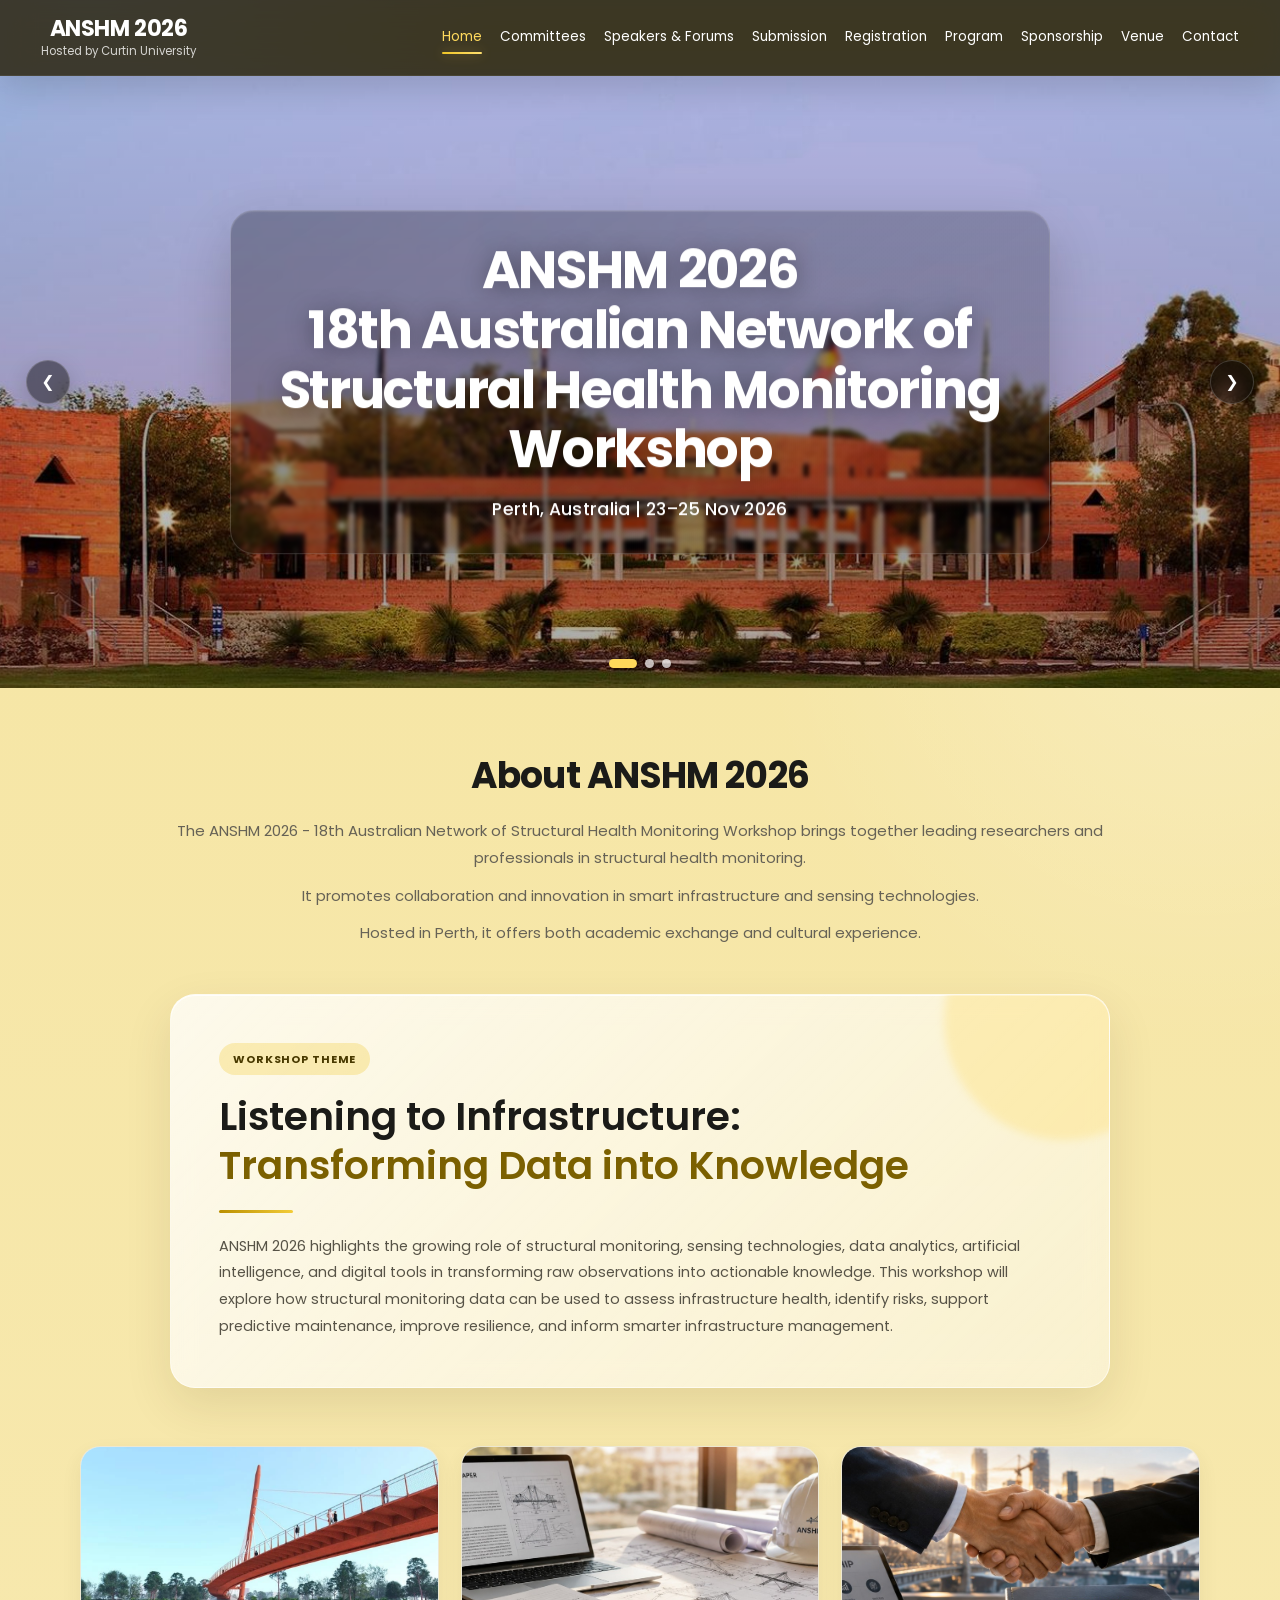
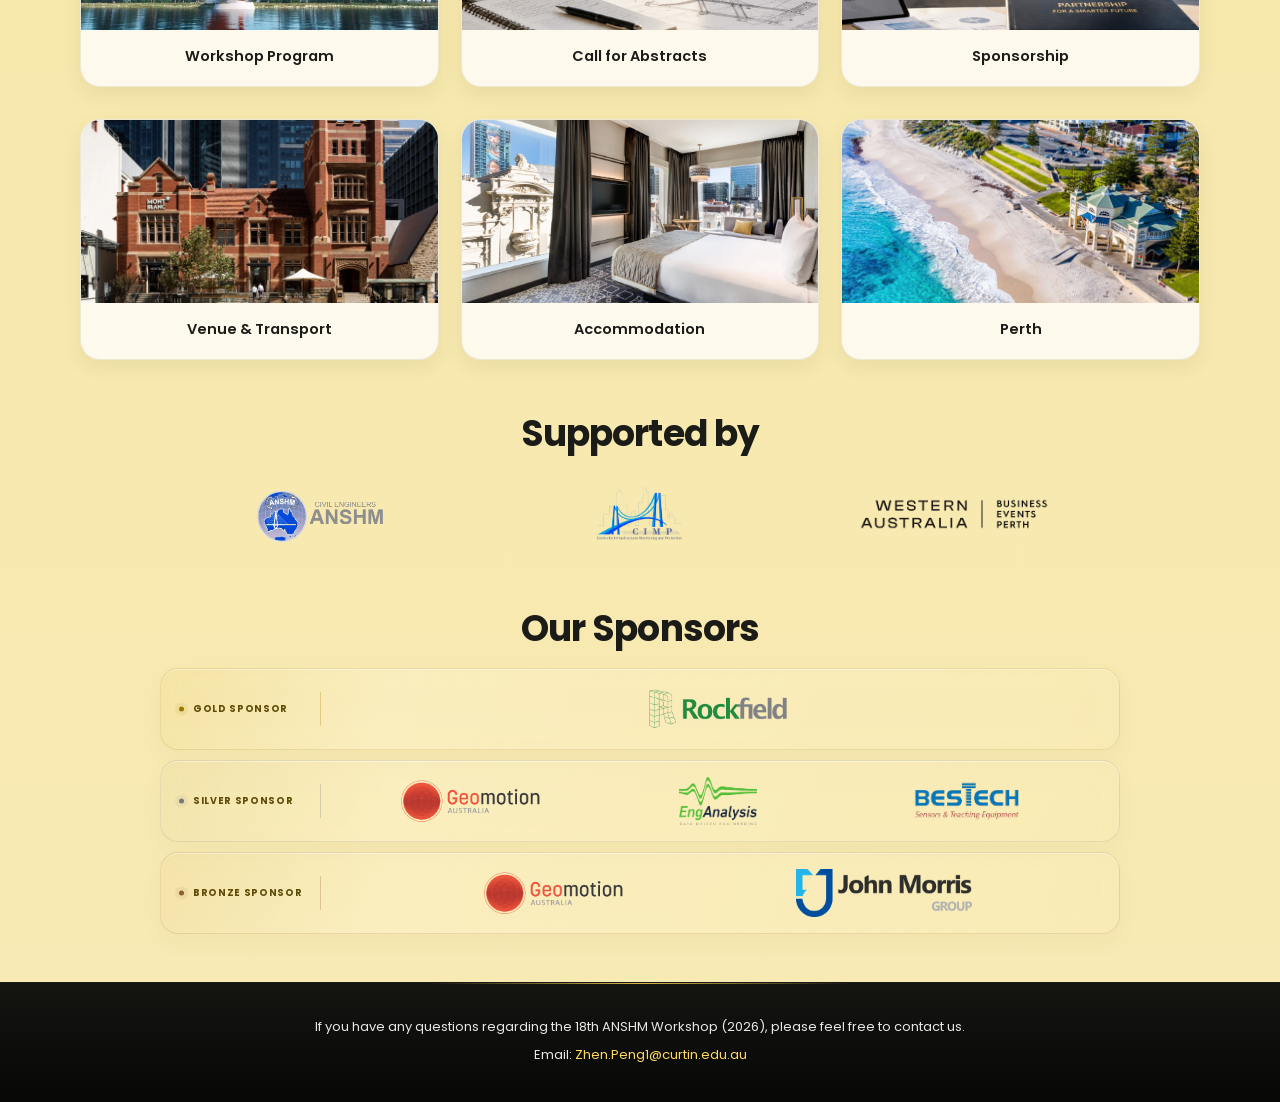
<file: index.html>
<!DOCTYPE html>
<html lang="en">
 <head>
  <meta charset="utf-8"/>
  <meta content="width=device-width, initial-scale=1.0" name="viewport"/>
  <title>
   ANSHM 2026 PERTH
  </title>
  <link href="https://fonts.googleapis.com" rel="preconnect"/>
  <link crossorigin="" href="https://fonts.gstatic.com" rel="preconnect"/>
  <link href="https://fonts.googleapis.com/css2?family=Poppins:wght@300;400;500;600;700&amp;display=swap" rel="stylesheet"/>
  <link href="assets/css/base.css" rel="stylesheet"/>
  <link href="assets/css/layout.css" rel="stylesheet"/>
  <link href="assets/css/components.css" rel="stylesheet"/>
  <link href="assets/css/pages/home.css" rel="stylesheet"/>
 </head>
 <body class="page-home">
  <header class="site-header" data-site-header="">
   <div class="site-brand">
    <div class="logo">
     ANSHM 2026
    </div>
    <div class="subtitle">
     Hosted by Curtin University
    </div>
   </div>
   <button aria-controls="nav" aria-expanded="false" aria-label="Toggle navigation menu" class="menu-toggle" type="button">
    <span aria-hidden="true">
     ☰
    </span>
   </button>
   <nav aria-label="Primary navigation" class="site-nav" id="nav">
    <a aria-current="page" class="active" href="index.html">
     Home
    </a>
    <a href="committees.html">
     Committees
    </a>
    <a href="keynote.html">
     Speakers &amp; Forums
    </a>
    <a href="abstracts.html">
     Submission
    </a>
    <a href="registration.html">
     Registration
    </a>
    <a href="docs/program.pdf" rel="noopener noreferrer" target="_blank">
     Program
    </a>
    <a href="docs/sponsorship.pdf" rel="noopener noreferrer" target="_blank">
     Sponsorship
    </a>
    <a href="venue.html">
     Venue
    </a>
    <a href="contact.html">
     Contact
    </a>
   </nav>
  </header>
  <aside aria-label="Page sections" class="page-rail" data-page-rail="">
   <div class="page-rail-shell">
    <div aria-label="Page progress" aria-valuemax="100" aria-valuemin="0" aria-valuenow="0" class="page-rail-track" role="slider" tabindex="0">
     <span aria-hidden="true" class="page-rail-segments">
     </span>
     <span aria-hidden="true" class="page-rail-progress">
     </span>
     <span aria-hidden="true" class="page-rail-handle">
     </span>
     <span class="page-rail-dots">
     </span>
    </div>
    <button aria-label="Back to top" class="page-rail-top" data-rail-top="" title="Back to top" type="button">
     &uarr;
    </button>
   </div>
  </aside>
  <main id="main-content">
   <div class="slider" data-autoplay="5000" data-slider="">
    <div class="slides">
     <img alt="Perth" class="active" src="assets/images/home/perth-hero-01.jpg"/>
     <img alt="Perth" src="assets/images/home/perth-hero-02.jpg"/>
     <img alt="Perth" src="assets/images/home/perth-hero-03.jpg"/>
    </div>
    <div class="slider-controls">
     <button aria-label="Previous slide" class="slider-btn" data-slider-prev="" type="button">
      ❮
     </button>
     <button aria-label="Next slide" class="slider-btn" data-slider-next="" type="button">
      ❯
     </button>
    </div>
    <div class="slider-dots">
     <span aria-label="Slide 1" class="dot active" data-slide-to="0" role="button" tabindex="0">
     </span>
     <span aria-label="Slide 2" class="dot" data-slide-to="1" role="button" tabindex="0">
     </span>
     <span aria-label="Slide 3" class="dot" data-slide-to="2" role="button" tabindex="0">
     </span>
    </div>
    <div class="hero-text">
     <h1>
      ANSHM 2026
      <br/>
      18th Australian Network of Structural Health Monitoring Workshop
     </h1>
     <p>
      Perth, Australia | 23&ndash;25 Nov 2026
     </p>
    </div>
   </div>
   <div class="about">
    <h2 data-rail-label="About ANSHM 2026" id="about-anshm-2026">
     About ANSHM 2026
    </h2>
    <p>
     The ANSHM 2026 - 18th Australian Network of Structural Health Monitoring Workshop
            brings together leading researchers and professionals in structural health monitoring.
    </p>
    <p>
     It promotes collaboration and innovation in smart infrastructure and sensing technologies.
    </p>
    <p>
     Hosted in Perth, it offers both academic exchange and cultural experience.
    </p>
    <div class="theme-box" data-rail-label="Workshop Theme" id="workshop-theme">
     <div class="theme-glow">
     </div>
     <div class="theme-tag">
      Workshop Theme
     </div>
     <div class="theme-title">
      <div>
       Listening to Infrastructure:
      </div>
      <div class="theme-title-accent">
       Transforming Data into Knowledge
      </div>
     </div>
     <div class="theme-divider-container">
      <div class="theme-divider">
      </div>
     </div>
     <div class="theme-content">
      ANSHM 2026 highlights the growing role of structural monitoring,
                sensing technologies, data analytics, artificial intelligence,
                and digital tools in transforming raw observations into actionable
                knowledge. This workshop will explore how structural monitoring data
                can be used to assess infrastructure health, identify risks, support
                predictive maintenance, improve resilience, and inform smarter
                infrastructure management.
     </div>
    </div>
   </div>
   <div class="cards">
    <a class="card link-card" href="docs/program.pdf" rel="noopener noreferrer" target="_blank">
     <img alt="Workshop Program" loading="lazy" src="assets/images/home/workshop-program.jpg"/>
     <p>
      Workshop Program
     </p>
    </a>
    <a class="card link-card" href="abstracts.html">
     <img alt="Call for Abstracts" loading="lazy" src="assets/images/home/call-for-abstracts.jpg"/>
     <p>
      Call for Abstracts
     </p>
    </a>
    <a class="card link-card" href="docs/sponsorship.pdf" rel="noopener noreferrer" target="_blank">
     <img alt="Sponsorship" loading="lazy" src="assets/images/home/sponsorship.jpg"/>
     <p>
      Sponsorship
     </p>
    </a>
   </div>
   <div class="cards">
    <a class="card link-card" href="venue.html">
     <img alt="Venue and Transport" loading="lazy" src="assets/images/home/venue-and-transport.jpg"/>
     <p>
      Venue &amp; Transport
     </p>
    </a>
    <a class="card link-card" href="accommodation.html">
     <img alt="Accommodation" loading="lazy" src="assets/images/home/accommodation.jpg"/>
     <p>
      Accommodation
     </p>
    </a>
    <a class="card link-card" href="perth.html">
     <img alt="Perth" loading="lazy" src="assets/images/home/perth.jpg"/>
     <p>
      Perth
     </p>
    </a>
   </div>
   <h2 class="section-title" data-rail-label="Supported by" id="supported-by">
    Supported by
   </h2>
   <div class="support-list">
    <div class="support-item">
     <a class="support-logo" href="https://www.anshm.org.au/" rel="noopener noreferrer" target="_blank">
      <img alt="Australian Network of Structural Health Monitoring Logo" loading="lazy" src="assets/images/partners/anshm.png"/>
     </a>
    </div>
    <div class="support-item">
     <a class="support-logo" href="https://structuraldynamics.curtin.edu.au/" rel="noopener noreferrer" target="_blank">
      <img alt="Centre for Infrastructural Monitoring and Protection, Curtin University Logo" loading="lazy" src="assets/images/partners/curtin-cimp.png"/>
     </a>
    </div>
    <div class="support-item">
     <a class="support-logo" href="https://www.businesseventsperth.com/" rel="noopener noreferrer" target="_blank">
      <img alt="Business Events Perth Logo" loading="lazy" src="assets/images/partners/business-events-perth.png"/>
     </a>
    </div>
   </div>
   <h2 class="section-title" data-rail-label="Our Sponsors" id="our-sponsors">
    Our Sponsors
   </h2>
   <div class="sponsors">
    <div class="sponsor-row">
     <div class="sponsor-title">
      Gold Sponsor
     </div>
     <div class="sponsor-list">
      <a class="sponsor-logo" href="https://rocktech.com.au/" rel="noopener noreferrer" target="_blank">
       <img alt="Rockfield Technologies Australia Logo" loading="lazy" src="assets/images/sponsors/gold-rockfield-technologies-australia.png"/>
      </a>
     </div>
    </div>
    <div class="sponsor-row">
     <div class="sponsor-title">
      Silver Sponsor
     </div>
     <div class="sponsor-list">
      <a class="sponsor-logo" href="https://www.geomotion.com.au/" rel="noopener noreferrer" target="_blank">
       <img alt="Geomotion Logo" loading="lazy" src="assets/images/sponsors/silver-geomotion.png"/>
      </a>
      <a class="sponsor-logo" href="https://www.enganalysis.com.au/" rel="noopener noreferrer" target="_blank">
       <img alt="EngAnalysis Logo" loading="lazy" src="assets/images/sponsors/silver-enganalysis.png"/>
      </a>
      <a class="sponsor-logo" href="https://www.bestech.com.au/" rel="noopener noreferrer" target="_blank">
       <img alt="Bestech Australia Pty Ltd Logo" loading="lazy" src="assets/images/sponsors/silver-bestech-australia.png"/>
      </a>
     </div>
    </div>
    <div class="sponsor-row">
     <div class="sponsor-title">
      Bronze Sponsor
     </div>
     <div class="sponsor-list">
      <a class="sponsor-logo" href="https://www.geomotion.com.au/" rel="noopener noreferrer" target="_blank">
       <img alt="Geomotion Logo" loading="lazy" src="assets/images/sponsors/bronze-geomotion.png"/>
      </a>
      <a class="sponsor-logo" href="https://www.johnmorrisgroup.com/" rel="noopener noreferrer" target="_blank">
       <img alt="John Morris Group Logo" loading="lazy" src="assets/images/sponsors/bronze-john-morris-group.png"/>
      </a>
     </div>
    </div>
   </div>
  </main>
  <footer class="site-footer">
   <p>
    If you have any questions regarding the 18th ANSHM Workshop (2026), please feel free to contact us.
   </p>
   <p>
    Email:
    <a href="mailto:Zhen.Peng1@curtin.edu.au">
     Zhen.Peng1@curtin.edu.au
    </a>
   </p>
  </footer>
  <script defer="" src="assets/js/site.js">
  </script>
 </body>
</html>
</file>
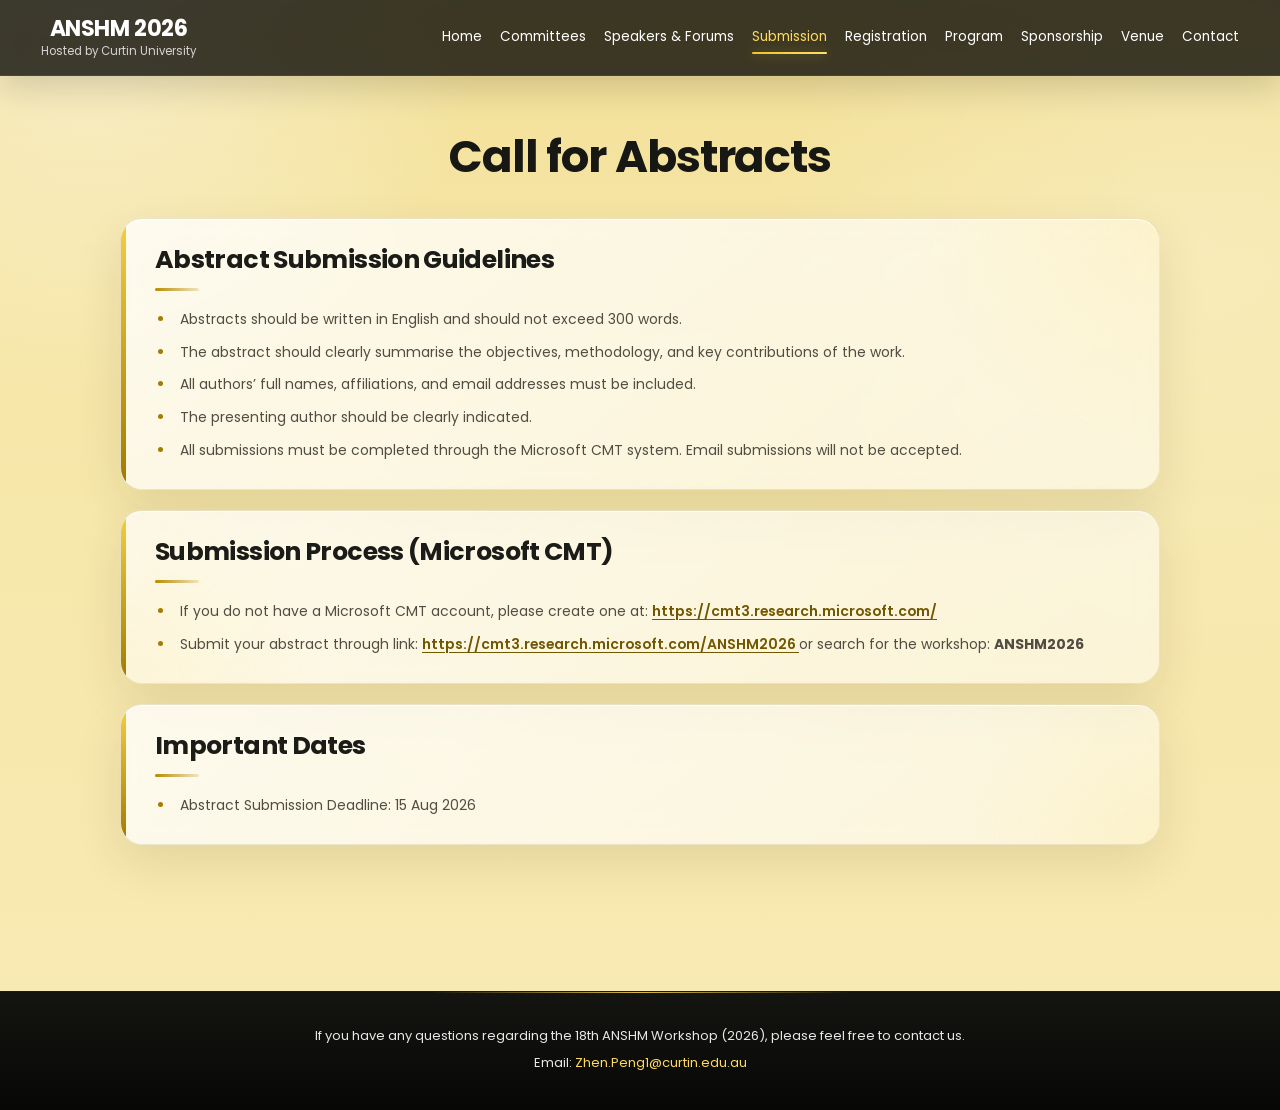
<file: abstracts.html>
<!DOCTYPE html>
<html lang="en">
 <head>
  <meta charset="utf-8"/>
  <meta content="width=device-width, initial-scale=1.0" name="viewport"/>
  <title>
   Call for Abstracts - ANSHM 2026
  </title>
  <link href="https://fonts.googleapis.com" rel="preconnect"/>
  <link crossorigin="" href="https://fonts.gstatic.com" rel="preconnect"/>
  <link href="https://fonts.googleapis.com/css2?family=Poppins:wght@300;400;500;600;700&amp;display=swap" rel="stylesheet"/>
  <link href="assets/css/base.css" rel="stylesheet"/>
  <link href="assets/css/layout.css" rel="stylesheet"/>
  <link href="assets/css/components.css" rel="stylesheet"/>
  <link href="assets/css/pages/abstracts.css" rel="stylesheet"/>
 </head>
 <body class="page-abstracts">
  <header class="site-header" data-site-header="">
   <div class="site-brand">
    <div class="logo">
     ANSHM 2026
    </div>
    <div class="subtitle">
     Hosted by Curtin University
    </div>
   </div>
   <button aria-controls="nav" aria-expanded="false" aria-label="Toggle navigation menu" class="menu-toggle" type="button">
    <span aria-hidden="true">
     ☰
    </span>
   </button>
   <nav aria-label="Primary navigation" class="site-nav" id="nav">
    <a href="index.html">
     Home
    </a>
    <a href="committees.html">
     Committees
    </a>
    <a href="keynote.html">
     Speakers &amp; Forums
    </a>
    <a aria-current="page" class="active" href="abstracts.html">
     Submission
    </a>
    <a href="registration.html">
     Registration
    </a>
    <a href="docs/program.pdf" rel="noopener noreferrer" target="_blank">
     Program
    </a>
    <a href="docs/sponsorship.pdf" rel="noopener noreferrer" target="_blank">
     Sponsorship
    </a>
    <a href="venue.html">
     Venue
    </a>
    <a href="contact.html">
     Contact
    </a>
   </nav>
  </header>
  <aside aria-label="Page sections" class="page-rail" data-page-rail="">
   <div class="page-rail-shell">
    <div aria-label="Page progress" aria-valuemax="100" aria-valuemin="0" aria-valuenow="0" class="page-rail-track" role="slider" tabindex="0">
     <span aria-hidden="true" class="page-rail-segments">
     </span>
     <span aria-hidden="true" class="page-rail-progress">
     </span>
     <span aria-hidden="true" class="page-rail-handle">
     </span>
     <span class="page-rail-dots">
     </span>
    </div>
    <button aria-label="Back to top" class="page-rail-top" data-rail-top="" title="Back to top" type="button">
     &uarr;
    </button>
   </div>
  </aside>
  <main id="main-content">
   <div class="container">
    <h1>
     Call for Abstracts
    </h1>
    <section class="submission-card">
     <div class="submission-card-header">
      <h2 data-rail-label="Abstract Submission Guidelines" id="abstract-submission-guidelines">
       Abstract Submission Guidelines
      </h2>
     </div>
     <div class="submission-card-body">
      <ul>
       <li>
        Abstracts should be written in English and should not exceed 300 words.
       </li>
       <li>
        The abstract should clearly summarise the objectives, methodology, and key contributions of the work.
       </li>
       <li>
        All authors&rsquo; full names, affiliations, and email addresses must be included.
       </li>
       <li>
        The presenting author should be clearly indicated.
       </li>
       <li>
        All submissions must be completed through the Microsoft CMT system. Email submissions will not be accepted.
       </li>
      </ul>
     </div>
    </section>
    <section class="submission-card">
     <div class="submission-card-header">
      <h2 data-rail-label="Submission Process (Microsoft CMT)" id="submission-process-microsoft-cmt">
       Submission Process (Microsoft CMT)
      </h2>
     </div>
     <div class="submission-card-body">
      <ul>
       <li>
        If you do not have a Microsoft CMT account, please create one at:
        <a href="https://cmt3.research.microsoft.com/" rel="noopener noreferrer" target="_blank">
         https://cmt3.research.microsoft.com/
        </a>
       </li>
       <li>
        Submit your abstract through link:
        <a href="https://cmt3.research.microsoft.com/ANSHM2026" rel="noopener noreferrer" target="_blank">
         https://cmt3.research.microsoft.com/ANSHM2026
        </a>
        or search for the workshop:
        <b>
         ANSHM2026
        </b>
       </li>
      </ul>
     </div>
    </section>
    <section class="submission-card">
     <div class="submission-card-header">
      <h2 data-rail-label="Important Dates" id="important-dates">
       Important Dates
      </h2>
     </div>
     <div class="submission-card-body">
      <ul>
       <li>
        Abstract Submission Deadline: 15 Aug 2026
       </li>
      </ul>
     </div>
    </section>
   </div>
  </main>
  <footer class="site-footer">
   <p>
    If you have any questions regarding the 18th ANSHM Workshop (2026), please feel free to contact us.
   </p>
   <p>
    Email:
    <a href="mailto:Zhen.Peng1@curtin.edu.au">
     Zhen.Peng1@curtin.edu.au
    </a>
   </p>
  </footer>
  <script defer="" src="assets/js/site.js">
  </script>
 </body>
</html>
</file>
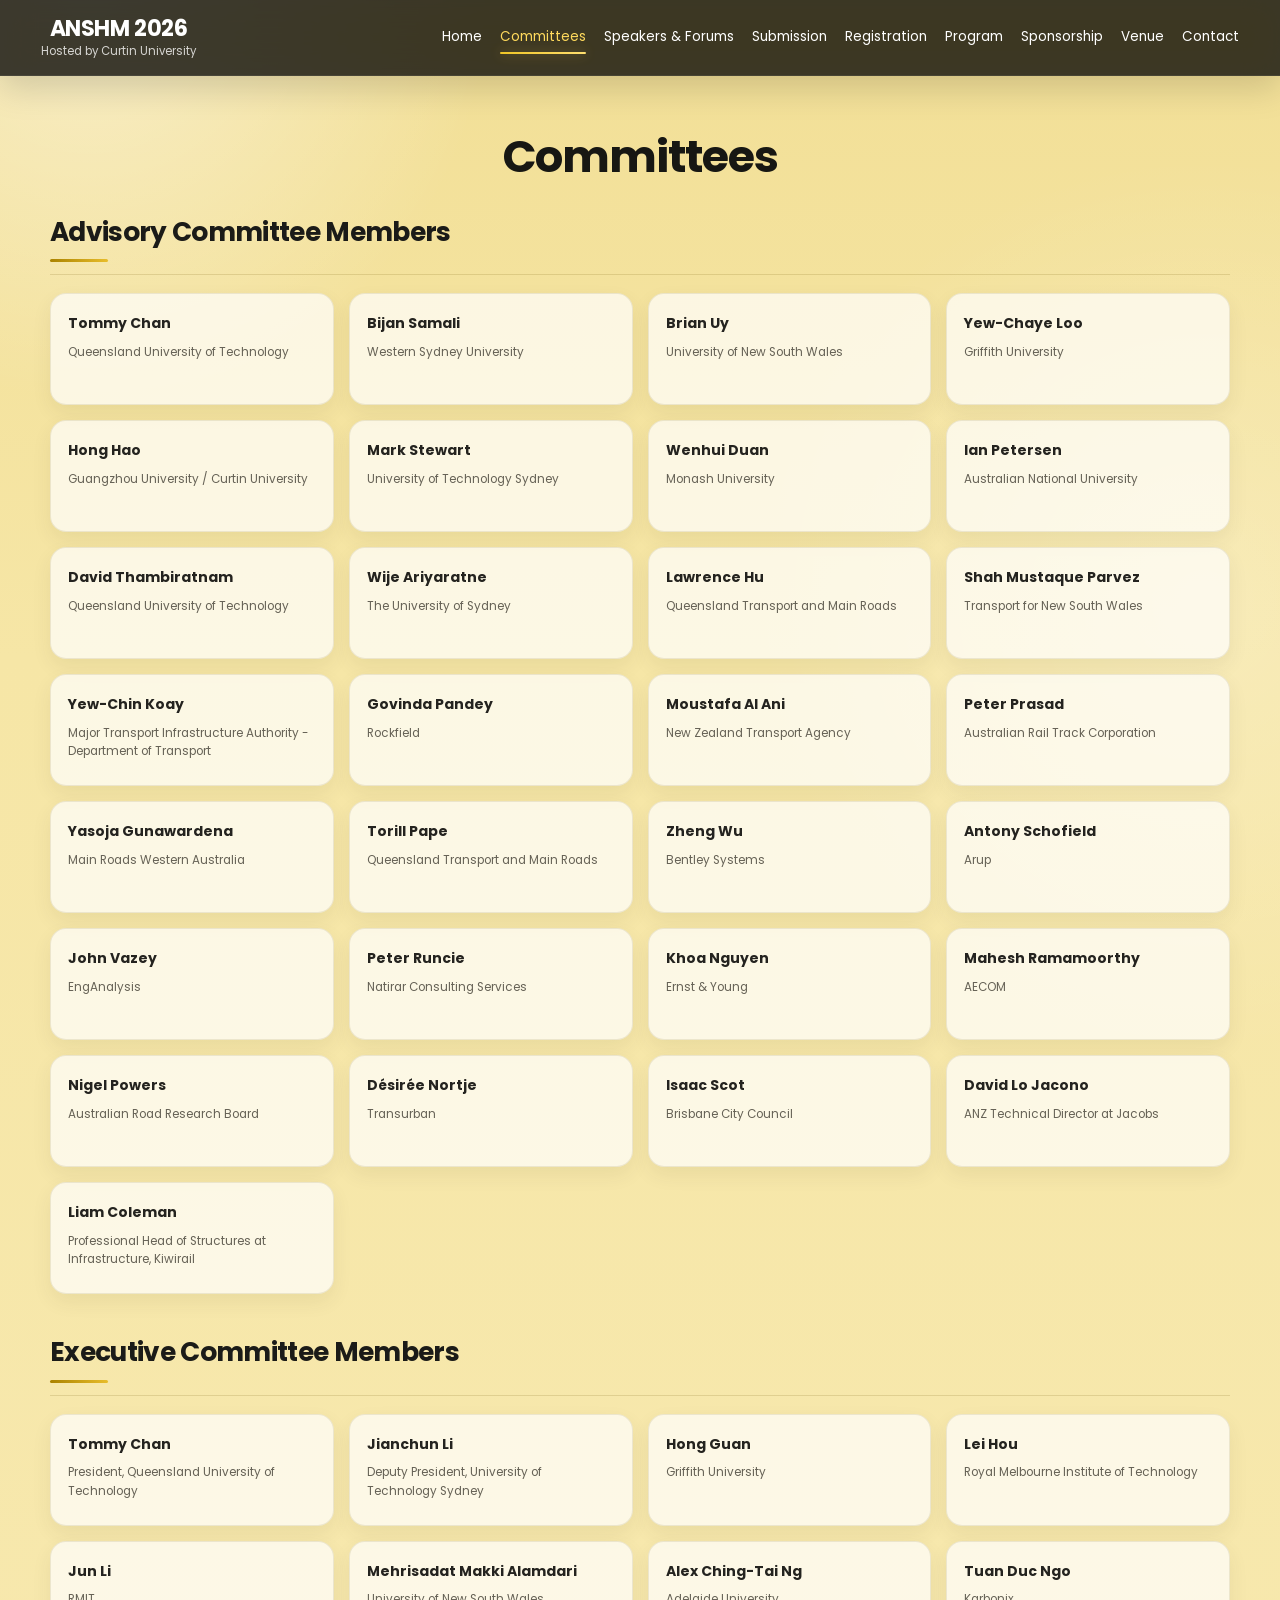
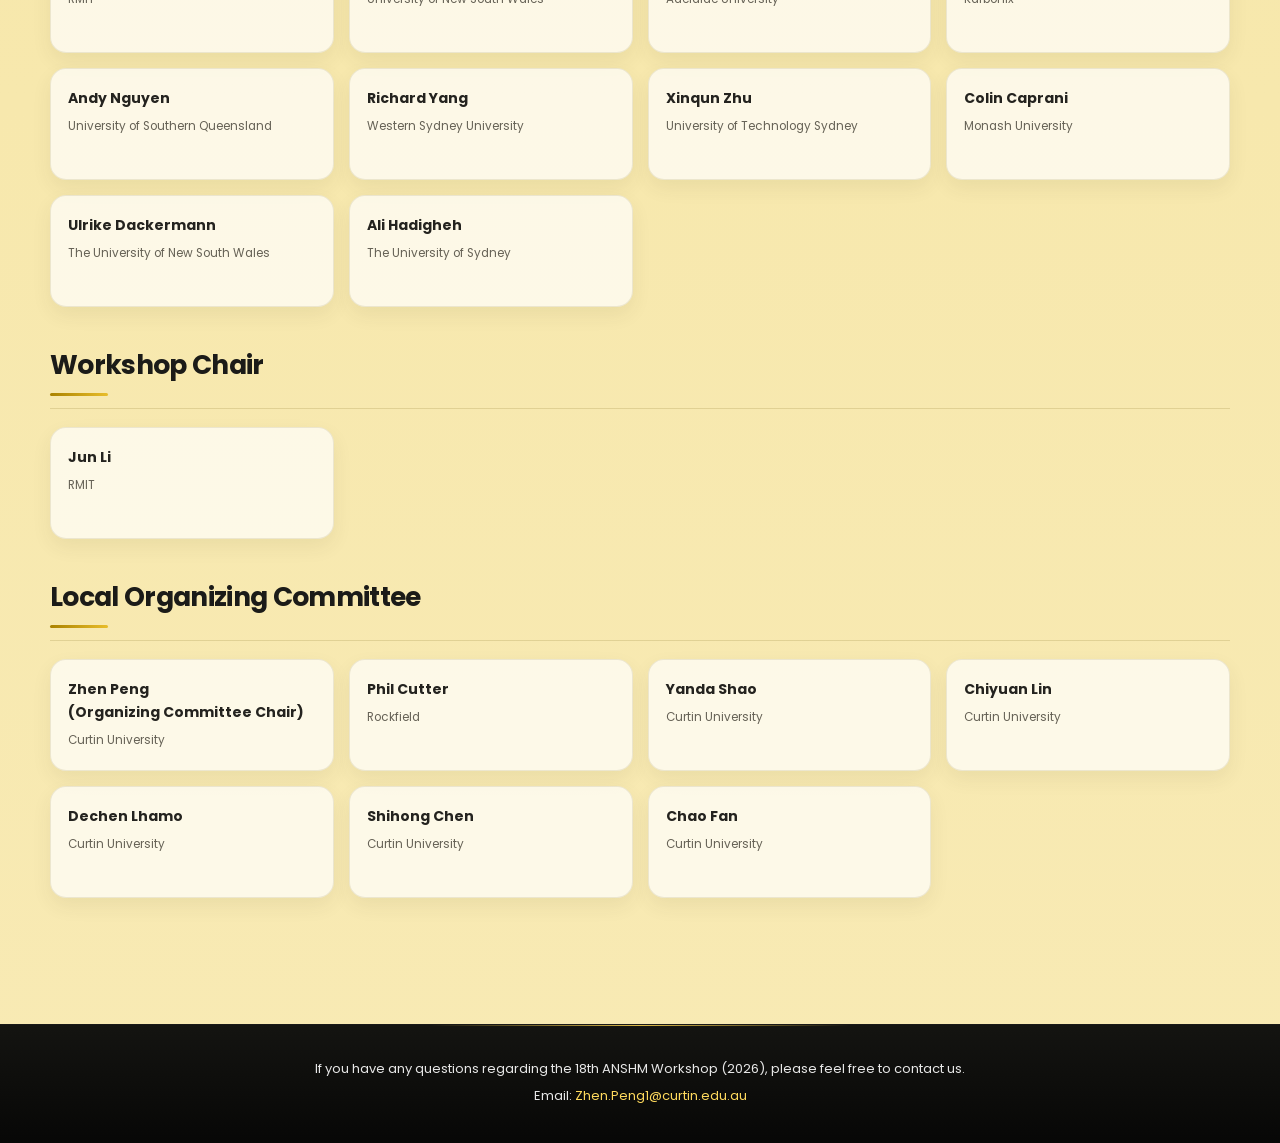
<file: committees.html>
<!DOCTYPE html>
<html lang="en">
 <head>
  <meta charset="utf-8"/>
  <meta content="width=device-width, initial-scale=1.0" name="viewport"/>
  <title>
   Committees - ANSHM 2026
  </title>
  <link href="https://fonts.googleapis.com" rel="preconnect"/>
  <link crossorigin="" href="https://fonts.gstatic.com" rel="preconnect"/>
  <link href="https://fonts.googleapis.com/css2?family=Poppins:wght@300;400;500;600;700&amp;display=swap" rel="stylesheet"/>
  <link href="assets/css/base.css" rel="stylesheet"/>
  <link href="assets/css/layout.css" rel="stylesheet"/>
  <link href="assets/css/components.css" rel="stylesheet"/>
  <link href="assets/css/pages/committees.css" rel="stylesheet"/>
 </head>
 <body class="page-committees">
  <header class="site-header" data-site-header="">
   <div class="site-brand">
    <div class="logo">
     ANSHM 2026
    </div>
    <div class="subtitle">
     Hosted by Curtin University
    </div>
   </div>
   <button aria-controls="nav" aria-expanded="false" aria-label="Toggle navigation menu" class="menu-toggle" type="button">
    <span aria-hidden="true">
     ☰
    </span>
   </button>
   <nav aria-label="Primary navigation" class="site-nav" id="nav">
    <a href="index.html">
     Home
    </a>
    <a aria-current="page" class="active" href="committees.html">
     Committees
    </a>
    <a href="keynote.html">
     Speakers &amp; Forums
    </a>
    <a href="abstracts.html">
     Submission
    </a>
    <a href="registration.html">
     Registration
    </a>
    <a href="docs/program.pdf" rel="noopener noreferrer" target="_blank">
     Program
    </a>
    <a href="docs/sponsorship.pdf" rel="noopener noreferrer" target="_blank">
     Sponsorship
    </a>
    <a href="venue.html">
     Venue
    </a>
    <a href="contact.html">
     Contact
    </a>
   </nav>
  </header>
  <aside aria-label="Page sections" class="page-rail" data-page-rail="">
   <div class="page-rail-shell">
    <div aria-label="Page progress" aria-valuemax="100" aria-valuemin="0" aria-valuenow="0" class="page-rail-track" role="slider" tabindex="0">
     <span aria-hidden="true" class="page-rail-segments">
     </span>
     <span aria-hidden="true" class="page-rail-progress">
     </span>
     <span aria-hidden="true" class="page-rail-handle">
     </span>
     <span class="page-rail-dots">
     </span>
    </div>
    <button aria-label="Back to top" class="page-rail-top" data-rail-top="" title="Back to top" type="button">
     &uarr;
    </button>
   </div>
  </aside>
  <main id="main-content">
   <div class="container">
    <h1>
     Committees
    </h1>
    <div class="section">
     <h2 data-rail-label="Advisory Committee Members" id="advisory-committee-members">
      Advisory Committee Members
     </h2>
     <div class="grid">
      <div class="card">
       <div class="name">
        Tommy Chan
       </div>
       <div class="affiliation">
        Queensland University of Technology
       </div>
      </div>
      <div class="card">
       <div class="name">
        Bijan Samali
       </div>
       <div class="affiliation">
        Western Sydney University
       </div>
      </div>
      <div class="card">
       <div class="name">
        Brian Uy
       </div>
       <div class="affiliation">
        University of New South Wales
       </div>
      </div>
      <div class="card">
       <div class="name">
        Yew-Chaye Loo
       </div>
       <div class="affiliation">
        Griffith University
       </div>
      </div>
      <div class="card">
       <div class="name">
        Hong Hao
       </div>
       <div class="affiliation">
        Guangzhou University / Curtin University
       </div>
      </div>
      <div class="card">
       <div class="name">
        Mark Stewart
       </div>
       <div class="affiliation">
        University of Technology Sydney
       </div>
      </div>
      <div class="card">
       <div class="name">
        Wenhui Duan
       </div>
       <div class="affiliation">
        Monash University
       </div>
      </div>
      <div class="card">
       <div class="name">
        Ian Petersen
       </div>
       <div class="affiliation">
        Australian National University
       </div>
      </div>
      <div class="card">
       <div class="name">
        David Thambiratnam
       </div>
       <div class="affiliation">
        Queensland University of Technology
       </div>
      </div>
      <div class="card">
       <div class="name">
        Wije Ariyaratne
       </div>
       <div class="affiliation">
        The University of Sydney
       </div>
      </div>
      <div class="card">
       <div class="name">
        Lawrence Hu
       </div>
       <div class="affiliation">
        Queensland Transport and Main Roads
       </div>
      </div>
      <div class="card">
       <div class="name">
        Shah Mustaque Parvez
       </div>
       <div class="affiliation">
        Transport for New South Wales
       </div>
      </div>
      <div class="card">
       <div class="name">
        Yew-Chin Koay
       </div>
       <div class="affiliation">
        Major Transport Infrastructure Authority - Department of Transport
       </div>
      </div>
      <div class="card">
       <div class="name">
        Govinda Pandey
       </div>
       <div class="affiliation">
        Rockfield
       </div>
      </div>
      <div class="card">
       <div class="name">
        Moustafa Al Ani
       </div>
       <div class="affiliation">
        New Zealand Transport Agency
       </div>
      </div>
      <div class="card">
       <div class="name">
        Peter Prasad
       </div>
       <div class="affiliation">
        Australian Rail Track Corporation
       </div>
      </div>
      <div class="card">
       <div class="name">
        Yasoja Gunawardena
       </div>
       <div class="affiliation">
        Main Roads Western Australia
       </div>
      </div>
      <div class="card">
       <div class="name">
        Torill Pape
       </div>
       <div class="affiliation">
        Queensland Transport and Main Roads
       </div>
      </div>
      <div class="card">
       <div class="name">
        Zheng Wu
       </div>
       <div class="affiliation">
        Bentley Systems
       </div>
      </div>
      <div class="card">
       <div class="name">
        Antony Schofield
       </div>
       <div class="affiliation">
        Arup
       </div>
      </div>
      <div class="card">
       <div class="name">
        John Vazey
       </div>
       <div class="affiliation">
        EngAnalysis
       </div>
      </div>
      <div class="card">
       <div class="name">
        Peter Runcie
       </div>
       <div class="affiliation">
        Natirar Consulting Services
       </div>
      </div>
      <div class="card">
       <div class="name">
        Khoa Nguyen
       </div>
       <div class="affiliation">
        Ernst &amp; Young
       </div>
      </div>
      <div class="card">
       <div class="name">
        Mahesh Ramamoorthy
       </div>
       <div class="affiliation">
        AECOM
       </div>
      </div>
      <div class="card">
       <div class="name">
        Nigel Powers
       </div>
       <div class="affiliation">
        Australian Road Research Board
       </div>
      </div>
      <div class="card">
       <div class="name">
        D&eacute;sir&eacute;e Nortje
       </div>
       <div class="affiliation">
        Transurban
       </div>
      </div>
      <div class="card">
       <div class="name">
        Isaac Scot
       </div>
       <div class="affiliation">
        Brisbane City Council
       </div>
      </div>
      <div class="card">
       <div class="name">
        David Lo Jacono
       </div>
       <div class="affiliation">
        ANZ Technical Director at Jacobs
       </div>
      </div>
      <div class="card">
       <div class="name">
        Liam Coleman
       </div>
       <div class="affiliation">
        Professional Head of Structures at Infrastructure, Kiwirail
       </div>
      </div>
     </div>
    </div>
    <div class="section">
     <h2 data-rail-label="Executive Committee Members" id="executive-committee-members">
      Executive Committee Members
     </h2>
     <div class="grid">
      <div class="card">
       <div class="name">
        Tommy Chan
       </div>
       <div class="affiliation">
        President, Queensland University of Technology
       </div>
      </div>
      <div class="card">
       <div class="name">
        Jianchun Li
       </div>
       <div class="affiliation">
        Deputy President, University of Technology Sydney
       </div>
      </div>
      <div class="card">
       <div class="name">
        Hong Guan
       </div>
       <div class="affiliation">
        Griffith University
       </div>
      </div>
      <div class="card">
       <div class="name">
        Lei Hou
       </div>
       <div class="affiliation">
        Royal Melbourne Institute of Technology
       </div>
      </div>
      <div class="card">
       <div class="name">
        Jun Li
       </div>
       <div class="affiliation">
        RMIT
       </div>
      </div>
      <div class="card">
       <div class="name">
        Mehrisadat Makki Alamdari
       </div>
       <div class="affiliation">
        University of New South Wales
       </div>
      </div>
      <div class="card">
       <div class="name">
        Alex Ching-Tai Ng
       </div>
       <div class="affiliation">
        Adelaide University
       </div>
      </div>
      <div class="card">
       <div class="name">
        Tuan Duc Ngo
       </div>
       <div class="affiliation">
        Karbonix
       </div>
      </div>
      <div class="card">
       <div class="name">
        Andy Nguyen
       </div>
       <div class="affiliation">
        University of Southern Queensland
       </div>
      </div>
      <div class="card">
       <div class="name">
        Richard Yang
       </div>
       <div class="affiliation">
        Western Sydney University
       </div>
      </div>
      <div class="card">
       <div class="name">
        Xinqun Zhu
       </div>
       <div class="affiliation">
        University of Technology Sydney
       </div>
      </div>
      <div class="card">
       <div class="name">
        Colin Caprani
       </div>
       <div class="affiliation">
        Monash University
       </div>
      </div>
      <div class="card">
       <div class="name">
        Ulrike Dackermann
       </div>
       <div class="affiliation">
        The University of New South Wales
       </div>
      </div>
      <div class="card">
       <div class="name">
        Ali Hadigheh
       </div>
       <div class="affiliation">
        The University of Sydney
       </div>
      </div>
     </div>
    </div>
    <div class="section">
     <h2 data-rail-label="Workshop Chair" id="workshop-chair">
      Workshop Chair
     </h2>
     <div class="grid">
      <div class="card">
       <div class="name">
        Jun Li
       </div>
       <div class="affiliation">
        RMIT
       </div>
      </div>
     </div>
    </div>
    <div class="section">
     <h2 data-rail-label="Local Organizing Committee" id="local-organizing-committee">
      Local Organizing Committee
     </h2>
     <div class="grid">
      <div class="card">
       <div class="name">
        Zhen Peng
        <br/>
        <span>
         (Organizing Committee Chair)
        </span>
       </div>
       <div class="affiliation">
        Curtin University
       </div>
      </div>
      <div class="card">
       <div class="name">
        Phil Cutter
       </div>
       <div class="affiliation">
        Rockfield
       </div>
      </div>
      <div class="card">
       <div class="name">
        Yanda Shao
       </div>
       <div class="affiliation">
        Curtin University
       </div>
      </div>
      <div class="card">
       <div class="name">
        Chiyuan Lin
       </div>
       <div class="affiliation">
        Curtin University
       </div>
      </div>
      <div class="card">
       <div class="name">
        Dechen Lhamo
       </div>
       <div class="affiliation">
        Curtin University
       </div>
      </div>
      <div class="card">
       <div class="name">
        Shihong Chen
       </div>
       <div class="affiliation">
        Curtin University
       </div>
      </div>
      <div class="card">
       <div class="name">
        Chao Fan
       </div>
       <div class="affiliation">
        Curtin University
       </div>
      </div>
     </div>
    </div>
   </div>
  </main>
  <footer class="site-footer">
   <p>
    If you have any questions regarding the 18th ANSHM Workshop (2026), please feel free to contact us.
   </p>
   <p>
    Email:
    <a href="mailto:Zhen.Peng1@curtin.edu.au">
     Zhen.Peng1@curtin.edu.au
    </a>
   </p>
  </footer>
  <script defer="" src="assets/js/site.js">
  </script>
 </body>
</html>
</file>
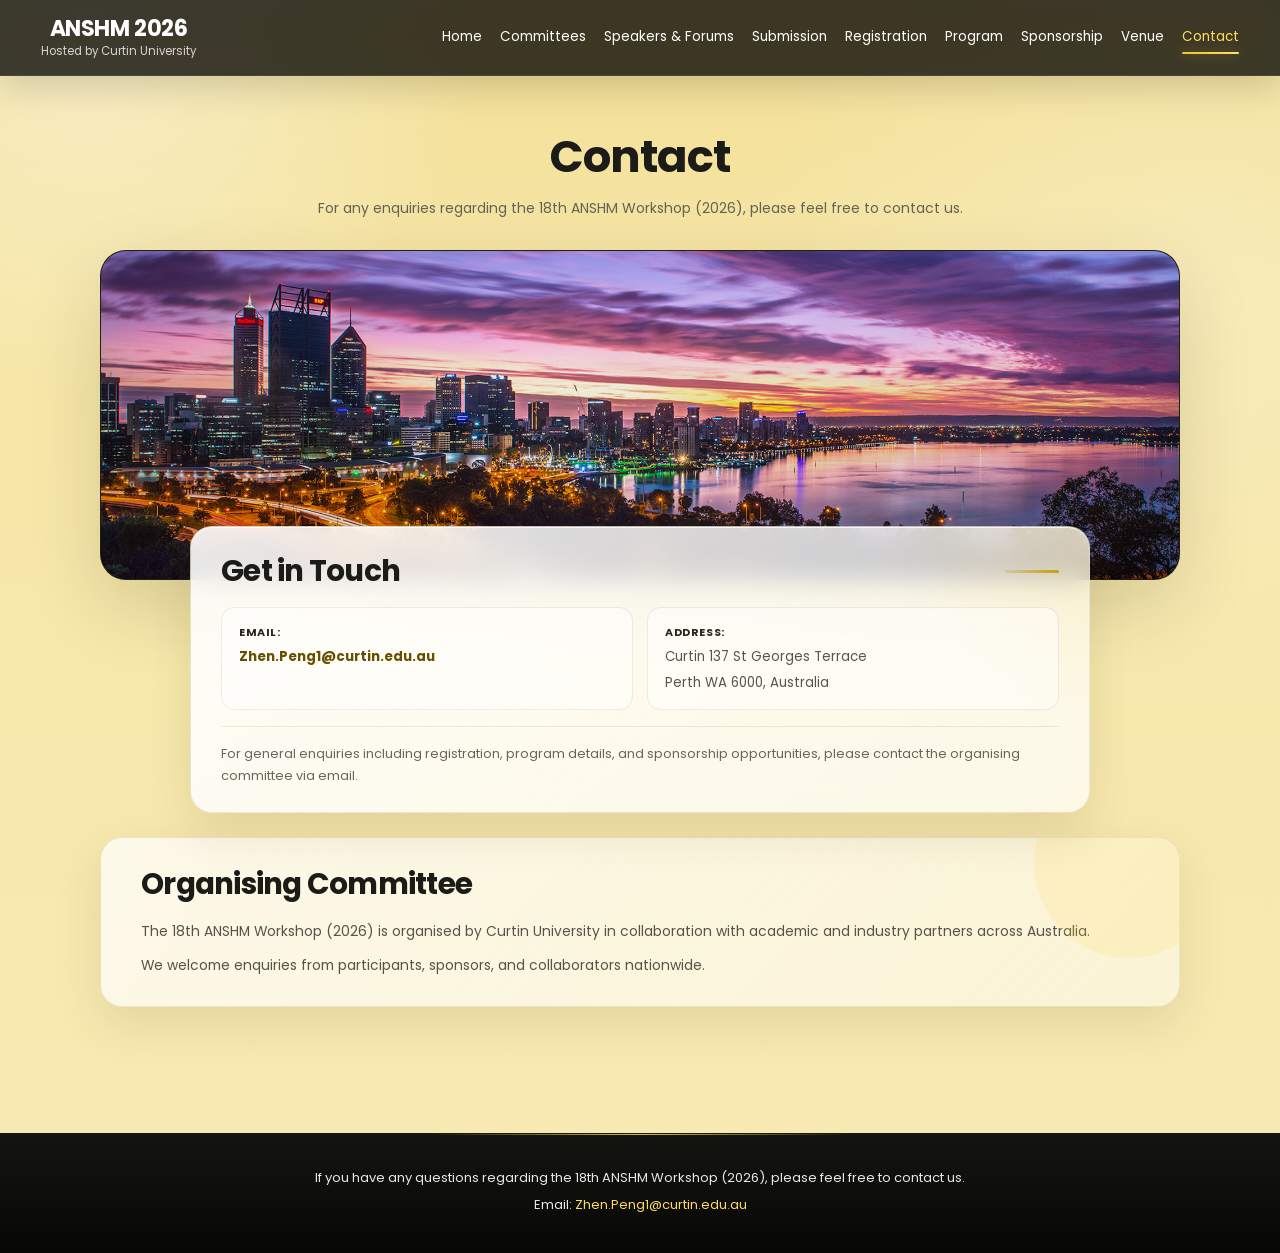
<file: contact.html>
<!DOCTYPE html>
<html lang="en">
 <head>
  <meta charset="utf-8"/>
  <meta content="width=device-width, initial-scale=1.0" name="viewport"/>
  <title>
   Contact - ANSHM 2026
  </title>
  <link href="https://fonts.googleapis.com" rel="preconnect"/>
  <link crossorigin="" href="https://fonts.gstatic.com" rel="preconnect"/>
  <link href="https://fonts.googleapis.com/css2?family=Poppins:wght@300;400;500;600;700&amp;display=swap" rel="stylesheet"/>
  <link href="assets/css/base.css" rel="stylesheet"/>
  <link href="assets/css/layout.css" rel="stylesheet"/>
  <link href="assets/css/components.css" rel="stylesheet"/>
  <link href="assets/css/pages/contact.css" rel="stylesheet"/>
 </head>
 <body class="page-contact">
  <header class="site-header" data-site-header="">
   <div class="site-brand">
    <div class="logo">
     ANSHM 2026
    </div>
    <div class="subtitle">
     Hosted by Curtin University
    </div>
   </div>
   <button aria-controls="nav" aria-expanded="false" aria-label="Toggle navigation menu" class="menu-toggle" type="button">
    <span aria-hidden="true">
     ☰
    </span>
   </button>
   <nav aria-label="Primary navigation" class="site-nav" id="nav">
    <a href="index.html">
     Home
    </a>
    <a href="committees.html">
     Committees
    </a>
    <a href="keynote.html">
     Speakers &amp; Forums
    </a>
    <a href="abstracts.html">
     Submission
    </a>
    <a href="registration.html">
     Registration
    </a>
    <a href="docs/program.pdf" rel="noopener noreferrer" target="_blank">
     Program
    </a>
    <a href="docs/sponsorship.pdf" rel="noopener noreferrer" target="_blank">
     Sponsorship
    </a>
    <a href="venue.html">
     Venue
    </a>
    <a aria-current="page" class="active" href="contact.html">
     Contact
    </a>
   </nav>
  </header>
  <aside aria-label="Page sections" class="page-rail" data-page-rail="">
   <div class="page-rail-shell">
    <div aria-label="Page progress" aria-valuemax="100" aria-valuemin="0" aria-valuenow="0" class="page-rail-track" role="slider" tabindex="0">
     <span aria-hidden="true" class="page-rail-segments">
     </span>
     <span aria-hidden="true" class="page-rail-progress">
     </span>
     <span aria-hidden="true" class="page-rail-handle">
     </span>
     <span class="page-rail-dots">
     </span>
    </div>
    <button aria-label="Back to top" class="page-rail-top" data-rail-top="" title="Back to top" type="button">
     &uarr;
    </button>
   </div>
  </aside>
  <main id="main-content">
   <div class="container">
    <div class="contact-heading">
     <h1>
      Contact
     </h1>
     <p class="page-subtitle">
      For any enquiries regarding the 18th ANSHM Workshop (2026), please feel free to contact us.
     </p>
    </div>
    <section class="contact-stage">
     <div class="contact-visual">
      <img alt="Perth city skyline" loading="lazy" src="assets/images/contact/perth-contact.jpg"/>
      <div aria-hidden="true" class="contact-visual-shade">
      </div>
     </div>
     <div class="contact-panel">
      <div class="contact-panel-heading">
       <h2 data-rail-label="Get in Touch" id="get-in-touch">
        Get in Touch
       </h2>
      </div>
      <div class="contact-facts">
       <div class="contact-detail">
        <strong>
         Email:
        </strong>
        <a class="contact-link" href="mailto:Zhen.Peng1@curtin.edu.au">
         Zhen.Peng1@curtin.edu.au
        </a>
       </div>
       <div class="contact-detail">
        <strong>
         Address:
        </strong>
        <span>
         Curtin 137 St Georges Terrace
        </span>
        <span>
         Perth WA 6000, Australia
        </span>
       </div>
      </div>
      <p class="contact-note">
       For general enquiries including registration, program details, and sponsorship opportunities, please contact the organising committee via email.
      </p>
     </div>
    </section>
    <section class="committee-panel">
     <h2 data-rail-label="Organising Committee" id="organising-committee">
      Organising Committee
     </h2>
     <p>
      The 18th ANSHM Workshop (2026) is organised by Curtin University in collaboration with academic and industry partners across Australia.
     </p>
     <p>
      We welcome enquiries from participants, sponsors, and collaborators nationwide.
     </p>
    </section>
   </div>
  </main>
  <footer class="site-footer">
   <p>
    If you have any questions regarding the 18th ANSHM Workshop (2026), please feel free to contact us.
   </p>
   <p>
    Email:
    <a href="mailto:Zhen.Peng1@curtin.edu.au">
     Zhen.Peng1@curtin.edu.au
    </a>
   </p>
  </footer>
  <script defer="" src="assets/js/site.js">
  </script>
 </body>
</html>
</file>
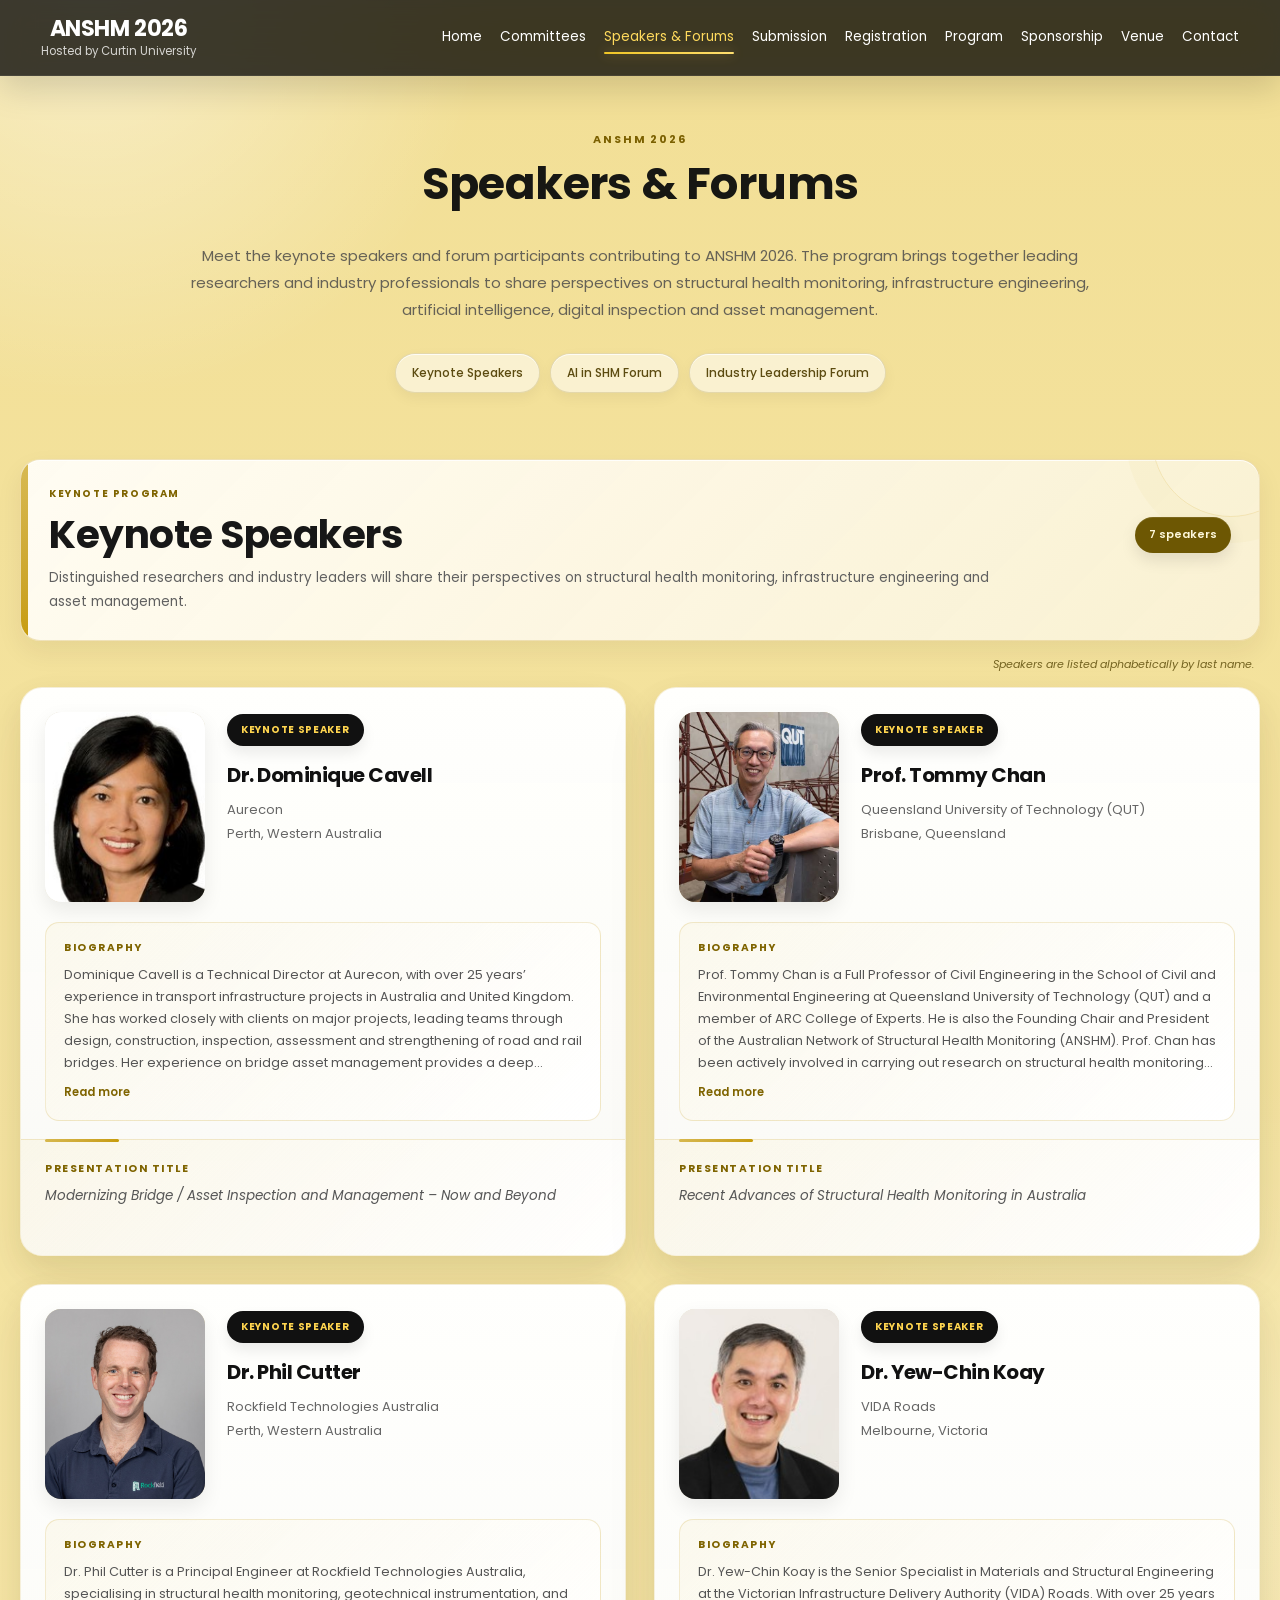
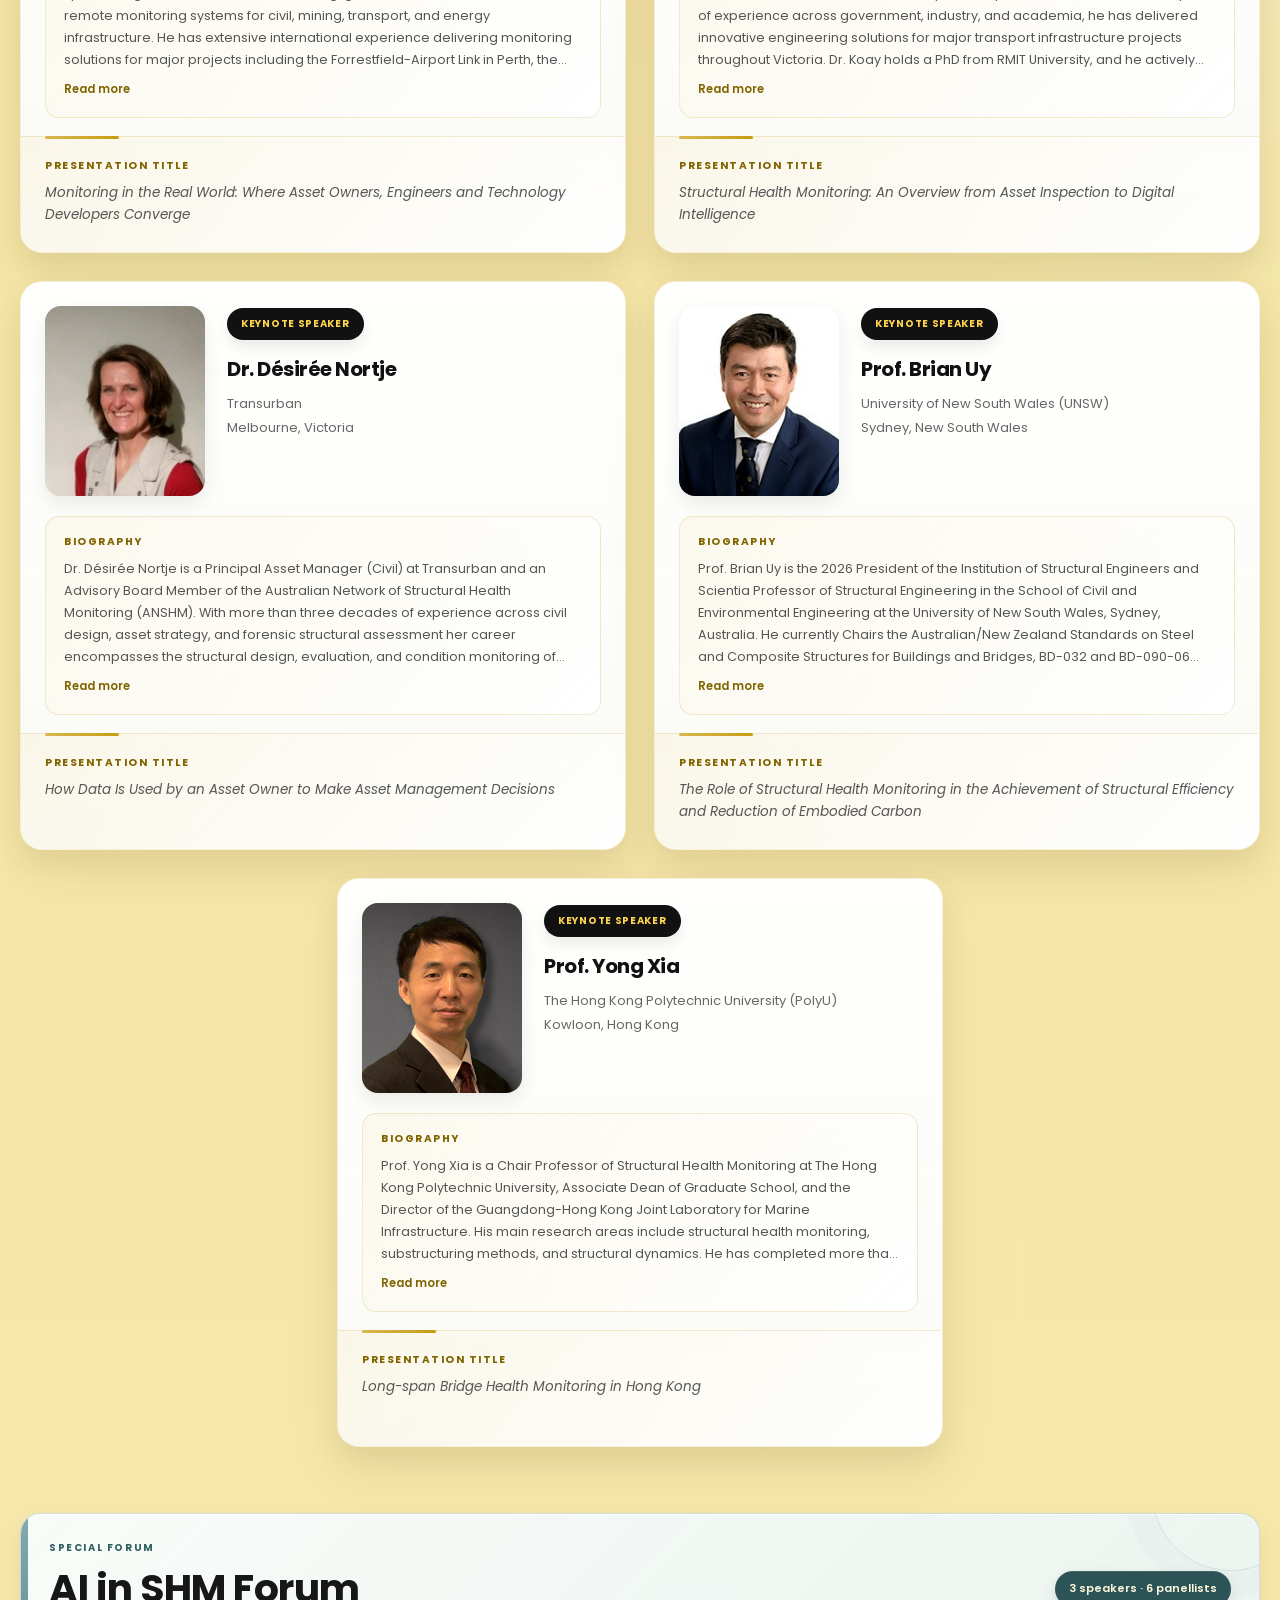
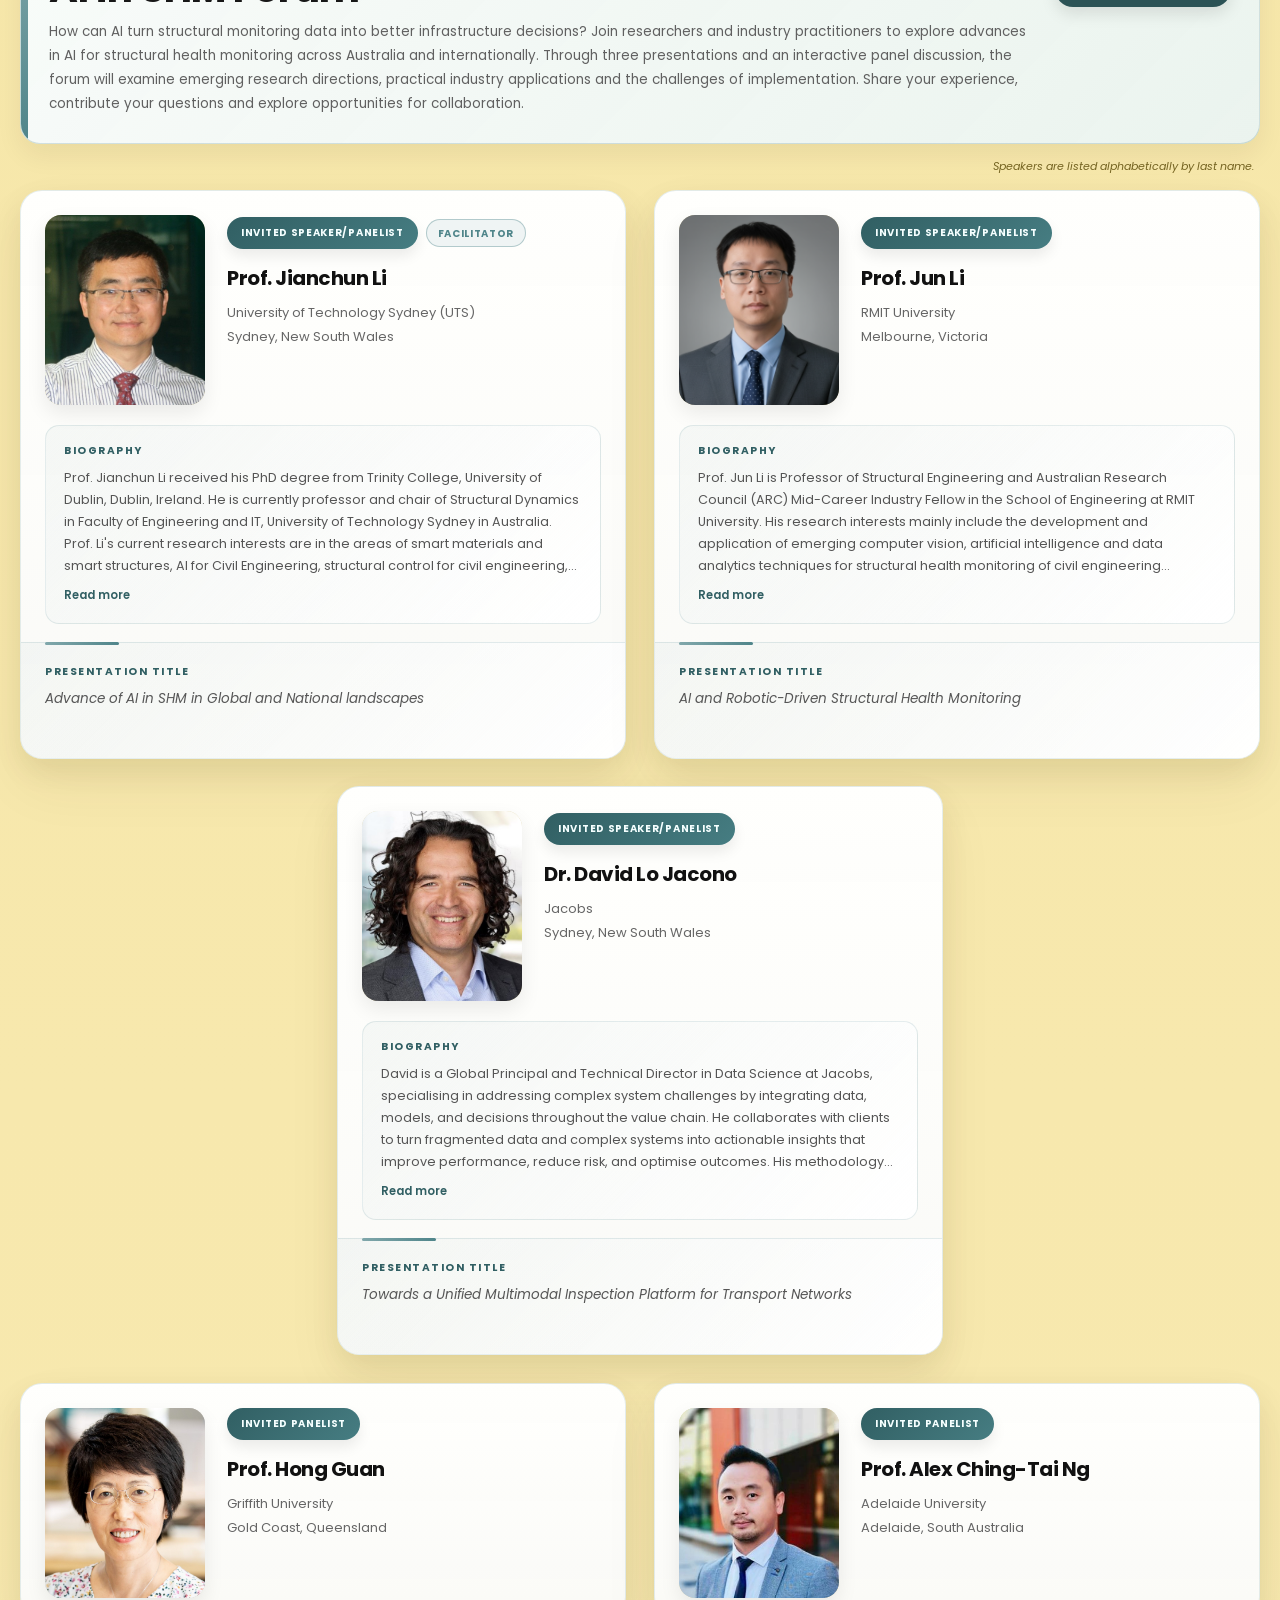
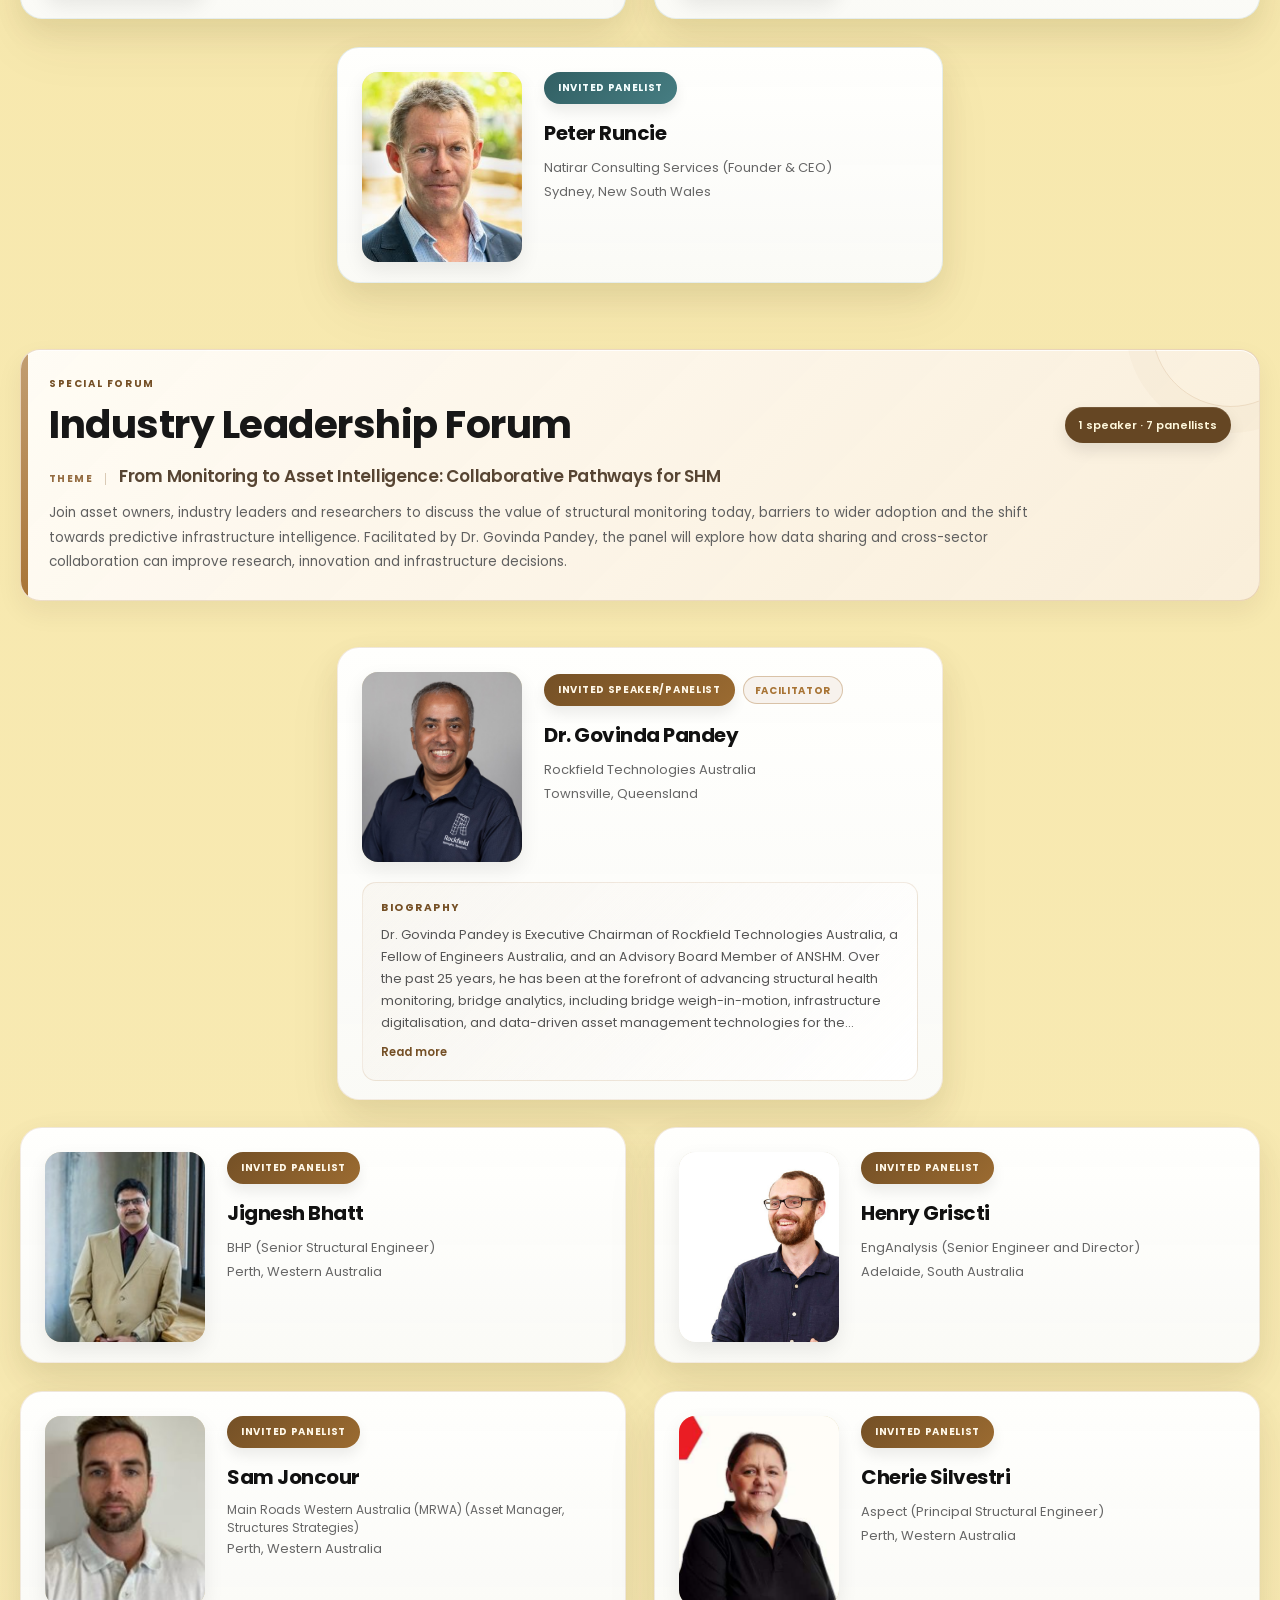
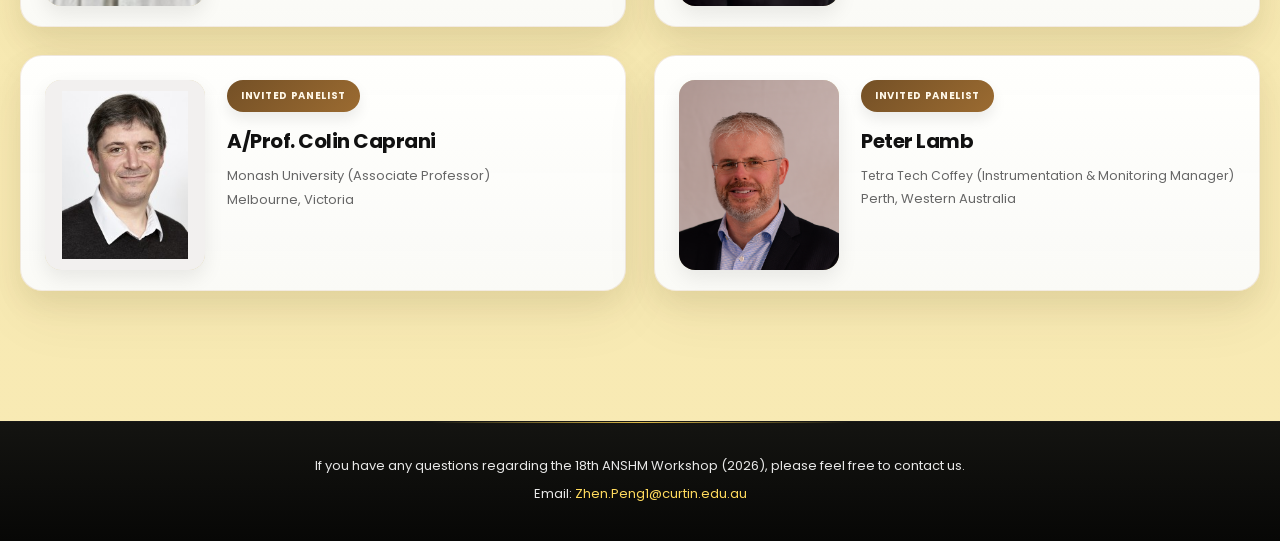
<file: keynote.html>
<!DOCTYPE html>
<html lang="en">
 <head>
  <meta charset="utf-8"/>
  <meta content="width=device-width, initial-scale=1.0" name="viewport"/>
  <meta content="Speakers and forums for the 18th ANSHM Workshop 2026, hosted by Curtin University." name="description"/>
  <title>
   Speakers &amp; Forums - ANSHM 2026
  </title>
  <link href="https://fonts.googleapis.com" rel="preconnect"/>
  <link crossorigin="" href="https://fonts.gstatic.com" rel="preconnect"/>
  <link href="https://fonts.googleapis.com/css2?family=Poppins:wght@300;400;500;600;700&amp;display=swap" rel="stylesheet"/>
  <link href="assets/css/base.css" rel="stylesheet"/>
  <link href="assets/css/layout.css" rel="stylesheet"/>
  <link href="assets/css/components.css" rel="stylesheet"/>
  <link href="assets/css/pages/speakers.css" rel="stylesheet"/>
 </head>
 <body class="page-keynote">
  <header class="site-header" data-site-header="">
   <div class="site-brand">
    <div class="logo">
     ANSHM 2026
    </div>
    <div class="subtitle">
     Hosted by Curtin University
    </div>
   </div>
   <button aria-controls="nav" aria-expanded="false" aria-label="Toggle navigation menu" class="menu-toggle" type="button">
    <span aria-hidden="true">
     ☰
    </span>
   </button>
   <nav aria-label="Primary navigation" class="site-nav" id="nav">
    <a href="index.html">
     Home
    </a>
    <a href="committees.html">
     Committees
    </a>
    <a aria-current="page" class="active" href="keynote.html">
     Speakers &amp; Forums
    </a>
    <a href="abstracts.html">
     Submission
    </a>
    <a href="registration.html">
     Registration
    </a>
    <a href="docs/program.pdf" rel="noopener noreferrer" target="_blank">
     Program
    </a>
    <a href="docs/sponsorship.pdf" rel="noopener noreferrer" target="_blank">
     Sponsorship
    </a>
    <a href="venue.html">
     Venue
    </a>
    <a href="contact.html">
     Contact
    </a>
   </nav>
  </header>
  <aside aria-label="Page sections" class="page-rail" data-page-rail="">
   <div class="page-rail-shell">
    <div aria-label="Page progress" aria-valuemax="100" aria-valuemin="0" aria-valuenow="0" class="page-rail-track" role="slider" tabindex="0">
     <span aria-hidden="true" class="page-rail-segments">
     </span>
     <span aria-hidden="true" class="page-rail-progress">
     </span>
     <span aria-hidden="true" class="page-rail-handle">
     </span>
     <span class="page-rail-dots">
     </span>
    </div>
    <button aria-label="Back to top" class="page-rail-top" data-rail-top="" title="Back to top" type="button">
     &uarr;
    </button>
   </div>
  </aside>
  <main id="main-content">
   <div class="container">
    <div class="page-kicker">
     ANSHM 2026
    </div>
    <h1 class="page-title">
     Speakers &amp; Forums
    </h1>
    <p class="page-intro">
     Meet the keynote speakers and forum participants contributing to ANSHM 2026.
        The program brings together leading researchers and industry professionals to share
        perspectives on structural health monitoring, infrastructure engineering, artificial
        intelligence, digital inspection and asset management.
    </p>
    <nav aria-label="Speakers and forums sections" class="section-nav">
     <a href="#keynote-speakers">
      Keynote Speakers
     </a>
     <a href="#ai-shm-forum">
      AI in SHM Forum
     </a>
     <a href="#industry-leadership-forum">
      Industry Leadership Forum
     </a>
    </nav>
    <section aria-labelledby="keynote-heading" class="speaker-section keynote-section" data-rail-label="Keynote Speakers" id="keynote-speakers">
     <div class="section-heading">
      <div class="section-heading-main">
       <div class="section-eyebrow">
        Keynote Program
       </div>
       <div class="section-title-row">
        <h2 class="section-title" id="keynote-heading">
         Keynote Speakers
        </h2>
        <div class="section-count">
         7 speakers
        </div>
       </div>
       <p class="section-description">
        Distinguished researchers and industry leaders will share their perspectives
                    on structural health monitoring, infrastructure engineering and asset management.
       </p>
      </div>
     </div>
     <div class="section-meta-row">
      <p class="sorting-note">
       Speakers are listed alphabetically by last name.
      </p>
     </div>
     <div class="speaker-grid keynote-grid">
      <article class="speaker-card">
       <div class="speaker-main">
        <div class="speaker-photo">
         <img alt="Portrait of Dr. Dominique Cavell" class="photo-dominique" data-speaker-photo="" loading="lazy" src="assets/images/speakers/dominique-cavell.jpg"/>
         <div aria-hidden="true" class="photo-fallback">
          <span class="fallback-initials">
           DC
          </span>
          <span class="fallback-text">
           Speaker photo
          </span>
         </div>
        </div>
        <div class="speaker-info">
         <div class="speaker-label">
          Keynote speaker
         </div>
         <h3 class="speaker-name">
          Dr. Dominique Cavell
         </h3>
         <p class="speaker-affiliation">
          <span class="speaker-affiliation-org">Aurecon</span>
          <span class="speaker-affiliation-location">Perth, Western Australia</span>
         </p>
        </div>
       </div>
       <div class="speaker-bio">
        <div class="speaker-bio-inner">
         <div class="speaker-bio-label">
          Biography
         </div>
         <p class="speaker-bio-text" id="bio-dominique-cavell">
          Dominique Cavell is a Technical Director at Aurecon, with over 25 years’ experience in 
		  transport infrastructure projects in Australia and United Kingdom. She has worked closely 
		  with clients on major projects, leading teams through design, construction, inspection, 
		  assessment and strengthening of road and rail bridges. Her experience on bridge asset 
		  management provides a deep understanding and appreciation of challenges faced by bridge 
		  asset owners. She is passionate in providing design solutions that minimise whole of life 
		  and maintenance costs.
         </p>
         <button aria-controls="bio-dominique-cavell" aria-expanded="false" class="bio-toggle" data-bio-toggle="" type="button">
          Read more
         </button>
        </div>
       </div>
       <div class="presentation">
        <div class="presentation-label">
         Presentation title
        </div>
        <div class="presentation-title">
         Modernizing Bridge / Asset Inspection and Management – Now and Beyond
        </div>
       </div>
      </article>
      <article class="speaker-card">
       <div class="speaker-main">
        <div class="speaker-photo">
         <img alt="Portrait of Professor Tommy Chan" data-speaker-photo="" loading="lazy" src="assets/images/speakers/tommy-chan.jpg"/>
         <div aria-hidden="true" class="photo-fallback">
          <span class="fallback-initials">
           TC
          </span>
          <span class="fallback-text">
           Speaker photo
          </span>
         </div>
        </div>
        <div class="speaker-info">
         <div class="speaker-label">
          Keynote speaker
         </div>
         <h3 class="speaker-name">
          Prof. Tommy Chan
         </h3>
         <p class="speaker-affiliation">
          <span class="speaker-affiliation-org">Queensland University of Technology (QUT)</span>
          <span class="speaker-affiliation-location">Brisbane, Queensland</span>
         </p>
        </div>
       </div>
       <div class="speaker-bio">
        <div class="speaker-bio-inner">
         <div class="speaker-bio-label">
          Biography
         </div>
         <p class="speaker-bio-text" id="bio-tommy-chan">
          Prof. Tommy Chan is a Full Professor of Civil Engineering in the School of Civil and Environmental Engineering at Queensland University of Technology (QUT) and a member of ARC College of Experts. He is also the Founding Chair and President of the Australian Network of Structural Health Monitoring (ANSHM). Prof. Chan has been actively involved in carrying out research on structural health monitoring (SHM). He has more than 30 years of experience in SHM of various significant long-span bridges in Hong Kong and Mainland China and has taken an active role in promoting SHM in Australia after he moved to Australia in 2007, leading various significant achievements in SHM with other SHM experts, asset owners, government and industry practitioners under ANSHM. He is also a professional engineer and Fellow of IEAust and HKIE. Besides SHM, his research interests include bridge engineering, structural dynamics, impact studies, Moving Force Identification, Weigh-in-Motion Studies, optical fibre and other sensor developments, and new engineering materials.
         </p>
         <button aria-controls="bio-tommy-chan" aria-expanded="false" class="bio-toggle" data-bio-toggle="" type="button">
          Read more
         </button>
        </div>
       </div>
       <div class="presentation">
        <div class="presentation-label">
         Presentation title
        </div>
        <div class="presentation-title">
         Recent Advances of Structural Health Monitoring in Australia
        </div>
       </div>
      </article>
      <article class="speaker-card">
       <div class="speaker-main">
        <div class="speaker-photo">
         <img alt="Portrait of Dr. Phil Cutter" data-speaker-photo="" loading="lazy" src="assets/images/speakers/phil-cutter.jpg"/>
         <div aria-hidden="true" class="photo-fallback">
          <span class="fallback-initials">
           PC
          </span>
          <span class="fallback-text">
           Speaker photo
          </span>
         </div>
        </div>
        <div class="speaker-info">
         <div class="speaker-label">
          Keynote speaker
         </div>
         <h3 class="speaker-name">
          Dr. Phil Cutter
         </h3>
         <p class="speaker-affiliation">
          <span class="speaker-affiliation-org">Rockfield Technologies Australia</span>
          <span class="speaker-affiliation-location">Perth, Western Australia</span>
         </p>
        </div>
       </div>
       <div class="speaker-bio">
        <div class="speaker-bio-inner">
         <div class="speaker-bio-label">
          Biography
         </div>
         <p class="speaker-bio-text" id="bio-phil-cutter">
          Dr. Phil Cutter is a Principal Engineer at Rockfield Technologies Australia, specialising in structural health monitoring, geotechnical instrumentation, and remote monitoring systems for civil, mining, transport, and energy infrastructure. He has extensive international experience delivering monitoring solutions for major projects including the Forrestfield-Airport Link in Perth, the Queensferry Crossing in Scotland, the Dubai and Singapore Metro networks, floating offshore structures, and offshore wind turbine developments. Phil currently leads the development and deployment of advanced monitoring technologies across Australia and internationally, with a particular focus on wireless telemetry, sensor integration, and data-driven asset management. His professional interests include the practical application of structural health monitoring technologies, remote sensing systems, digital transformation of infrastructure monitoring, and the use of monitoring data to improve the performance, safety, and resilience of critical assets.
         </p>
         <button aria-controls="bio-phil-cutter" aria-expanded="false" class="bio-toggle" data-bio-toggle="" type="button">
          Read more
         </button>
        </div>
       </div>
       <div class="presentation">
        <div class="presentation-label">
         Presentation title
        </div>
        <div class="presentation-title">
         Monitoring in the Real World: Where Asset Owners, Engineers and Technology Developers Converge
        </div>
       </div>
      </article>
      <article class="speaker-card">
       <div class="speaker-main">
        <div class="speaker-photo">
         <img alt="Portrait of Dr. Yew-Chin Koay" class="photo-yew" data-speaker-photo="" loading="lazy" src="assets/images/speakers/yew-chin-koay.jpg"/>
         <div aria-hidden="true" class="photo-fallback">
          <span class="fallback-initials">
           YK
          </span>
          <span class="fallback-text">
           Speaker photo
          </span>
         </div>
        </div>
        <div class="speaker-info">
         <div class="speaker-label">
          Keynote speaker
         </div>
         <h3 class="speaker-name">
          Dr. Yew-Chin Koay
         </h3>
         <p class="speaker-affiliation">
          <span class="speaker-affiliation-org">VIDA Roads</span>
          <span class="speaker-affiliation-location">Melbourne, Victoria</span>
         </p>
        </div>
       </div>
       <div class="speaker-bio">
        <div class="speaker-bio-inner">
         <div class="speaker-bio-label">
          Biography
         </div>
         <p class="speaker-bio-text" id="bio-yew-chin-koay">
          Dr. Yew-Chin Koay is the Senior Specialist in Materials and Structural Engineering at the Victorian Infrastructure Delivery Authority (VIDA) Roads. With over 25 years of experience across government, industry, and academia, he has delivered innovative engineering solutions for major transport infrastructure projects throughout Victoria. Dr. Koay holds a PhD from RMIT University, and he actively collaborates with universities and industry partners to bridge the gap between research and practice. He is also a strong advocate for overseas qualified engineers, supporting their professional development and integration into the Australian engineering profession. In recognition of his outstanding contributions to the engineering profession, he was awarded the 2025 Engineers Australia Victorian Professional Engineer of the Year.
         </p>
         <button aria-controls="bio-yew-chin-koay" aria-expanded="false" class="bio-toggle" data-bio-toggle="" type="button">
          Read more
         </button>
        </div>
       </div>
       <div class="presentation">
        <div class="presentation-label">
         Presentation title
        </div>
        <div class="presentation-title">
         Structural Health Monitoring: An Overview from Asset Inspection to Digital Intelligence
        </div>
       </div>
      </article>
      <article class="speaker-card">
       <div class="speaker-main">
        <div class="speaker-photo">
         <img alt="Portrait of Dr. D&eacute;sir&eacute;e Nortje" class="photo-desiree" data-speaker-photo="" loading="lazy" src="assets/images/speakers/desiree-nortje.jpg"/>
         <div aria-hidden="true" class="photo-fallback">
          <span class="fallback-initials">
           DN
          </span>
          <span class="fallback-text">
           Speaker photo
          </span>
         </div>
        </div>
        <div class="speaker-info">
         <div class="speaker-label">
          Keynote speaker
         </div>
         <h3 class="speaker-name">
          Dr. D&eacute;sir&eacute;e Nortje
         </h3>
         <p class="speaker-affiliation">
          <span class="speaker-affiliation-org">Transurban</span>
          <span class="speaker-affiliation-location">Melbourne, Victoria</span>
         </p>
        </div>
       </div>
       <div class="speaker-bio">
        <div class="speaker-bio-inner">
         <div class="speaker-bio-label">
          Biography
         </div>
         <p class="speaker-bio-text" id="bio-desiree-nortje">
          Dr. Désirée Nortje is a Principal Asset Manager (Civil) at Transurban and an Advisory Board Member of the Australian Network of Structural Health Monitoring (ANSHM). With more than three decades of experience across civil design, asset strategy, and forensic structural assessment her career encompasses the structural design, evaluation, and condition monitoring of complex infrastructure, ranging from historical bridges, deep road tunnels, and bulk storage facilities to super-high-rise buildings. Désirée is passionate about knowledge-sharing and developing future engineers and as such she initiated internal technical forums, and frequently lectures at RMIT University. Her current focus centres on whole-of-life asset lifecycle strategies, risk-based renewal, and the implementation of innovative monitoring technologies across major transport networks. Dr. Nortje holds a holds a BSc in Civil Engineering from the University of the Witwatersrand, a PhD in Structural Engineering from the University of Western Australia and a Master of Construction Law from Melbourne Law School.
         </p>
         <button aria-controls="bio-desiree-nortje" aria-expanded="false" class="bio-toggle" data-bio-toggle="" type="button">
          Read more
         </button>
        </div>
       </div>
       <div class="presentation">
        <div class="presentation-label">
         Presentation title
        </div>
        <div class="presentation-title">
         How Data Is Used by an Asset Owner to Make Asset Management Decisions
        </div>
       </div>
      </article>
      <article class="speaker-card">
       <div class="speaker-main">
        <div class="speaker-photo">
         <img alt="Portrait of Prof. Brian Uy" class="photo-brian" data-speaker-photo="" loading="lazy" src="assets/images/speakers/brian-uy.jpg"/>
         <div aria-hidden="true" class="photo-fallback">
          <span class="fallback-initials">
           BU
          </span>
          <span class="fallback-text">
           Speaker photo
          </span>
         </div>
        </div>
        <div class="speaker-info">
         <div class="speaker-label">
          Keynote speaker
         </div>
         <h3 class="speaker-name">
          Prof. Brian Uy
         </h3>
         <p class="speaker-affiliation">
          <span class="speaker-affiliation-org">University of New South Wales (UNSW)</span>
          <span class="speaker-affiliation-location">Sydney, New South Wales</span>
         </p>
        </div>
       </div>
       <div class="speaker-bio">
        <div class="speaker-bio-inner">
         <div class="speaker-bio-label">
          Biography
         </div>
         <p class="speaker-bio-text" id="bio-brian-uy">
          Prof. Brian Uy is the 2026 President of the Institution of Structural Engineers and Scientia Professor of Structural Engineering in the School of Civil and Environmental Engineering at the University of New South Wales, Sydney, Australia. He currently Chairs the Australian/New Zealand Standards on Steel and Composite Structures for Buildings and Bridges, BD-032 and BD-090-06 and he is a Vice President of the International Association of Bridge and Structural Engineering. Prof. Brian Uy is an elected Fellow of the Australian Academy of Technological Sciences and Engineering, Engineers Australia, Institution of Structural Engineers, Institution of Civil Engineers, American Society of Civil Engineers, Structural Engineering Institute and the International Association of Bridge and Structural Engineers.
         </p>
         <button aria-controls="bio-brian-uy" aria-expanded="false" class="bio-toggle" data-bio-toggle="" type="button">
          Read more
         </button>
        </div>
       </div>
       <div class="presentation">
        <div class="presentation-label">
         Presentation title
        </div>
        <div class="presentation-title">
         The Role of Structural Health Monitoring in the Achievement of Structural Efficiency and Reduction of Embodied Carbon
        </div>
       </div>
      </article>
      <article class="speaker-card">
       <div class="speaker-main">
        <div class="speaker-photo">
         <img alt="Portrait of Prof. Yong Xia" class="photo-yong" data-speaker-photo="" loading="lazy" src="assets/images/speakers/yong-xia.png"/>
         <div aria-hidden="true" class="photo-fallback">
          <span class="fallback-initials">
           YX
          </span>
          <span class="fallback-text">
           Speaker photo
          </span>
         </div>
        </div>
        <div class="speaker-info">
         <div class="speaker-label">
          Keynote speaker
         </div>
         <h3 class="speaker-name">
          Prof. Yong Xia
         </h3>
         <p class="speaker-affiliation">
          <span class="speaker-affiliation-org">The Hong Kong Polytechnic University (PolyU)</span>
          <span class="speaker-affiliation-location">Kowloon, Hong Kong</span>
         </p>
        </div>
       </div>
       <div class="speaker-bio">
        <div class="speaker-bio-inner">
         <div class="speaker-bio-label">
          Biography
         </div>
         <p class="speaker-bio-text" id="bio-yong-xia">
          Prof. Yong Xia is a Chair Professor of Structural Health Monitoring at The Hong Kong Polytechnic University, Associate Dean of Graduate School, and the Director of the Guangdong-Hong Kong Joint Laboratory for Marine Infrastructure. His main research areas include structural health monitoring, substructuring methods, and structural dynamics. He has completed more than 20 structural health monitoring (SHM) projects, including the 600-m tall Canton Tower, 632-m tall Shanghai Tower, the 1377-m long main span Tsing Ma Bridge and 55-km long Hong Kong&ndash;Zhuhai&ndash;Macao Bridge. He has published over 200 refereed international journal papers, three research books, and more than 20 design standards. Prof. Xia is now the Co-Editor-in-Chief of Advances in Structural Engineering. He was awarded The Nishino Prize, State Technological Innovation Award, ASCE Greater China Distinguished Leadership Medal, and SHM Person of the Year Award, among many others.
         </p>
         <button aria-controls="bio-yong-xia" aria-expanded="false" class="bio-toggle" data-bio-toggle="" type="button">
          Read more
         </button>
        </div>
       </div>
       <div class="presentation">
        <div class="presentation-label">
         Presentation title
        </div>
        <div class="presentation-title">
         Long-span Bridge Health Monitoring in Hong Kong
        </div>
       </div>
      </article>
     </div>
    </section>
    <section aria-labelledby="ai-forum-heading" class="speaker-section forum-section ai-forum-section" data-rail-label="AI in SHM Forum" id="ai-shm-forum">
     <div class="section-heading">
      <div class="section-heading-main">
       <div class="section-eyebrow">
        Special Forum
       </div>
       <div class="section-title-row">
        <h2 class="section-title" id="ai-forum-heading">
         AI in SHM Forum
        </h2>
        <div class="section-count">
         3 speakers · 6 panellists
        </div>
       </div>
       <p class="section-description">
        How can AI turn structural monitoring data into better infrastructure decisions? Join researchers and industry practitioners to explore advances in AI for structural health monitoring across Australia and internationally. Through three presentations and an interactive panel discussion, the forum will examine emerging research directions, practical industry applications and the challenges of implementation. Share your experience, contribute your questions and explore opportunities for collaboration.
       </p>
      </div>
     </div>
     <div class="section-meta-row">
      <p class="sorting-note">
       Speakers are listed alphabetically by last name.
      </p>
     </div>
     <div class="speaker-grid ai-grid">
      <article class="speaker-card forum-card">
       <div class="speaker-main">
        <div class="speaker-photo">
         <img alt="Portrait of Prof. Jianchun Li" data-fallback="speaker" data-speaker-photo="" loading="lazy" src="assets/images/speakers/jianchun-li.jpg"/>
         <div aria-hidden="true" class="photo-fallback">
          <span class="fallback-initials">
           JL
          </span>
          <span class="fallback-text">
           Speaker photo
          </span>
         </div>
        </div>
        <div class="speaker-info">
         <div class="forum-role-tags">
          <div class="speaker-label forum-label">
           INVITED SPEAKER/PANELIST
          </div>
          <span class="facilitator-label">FACILITATOR</span>
         </div>
         <h3 class="speaker-name">
          Prof. Jianchun Li
         </h3>
         <p class="speaker-affiliation">
          <span class="speaker-affiliation-org">University of Technology Sydney (UTS)</span>
          <span class="speaker-affiliation-location">Sydney, New South Wales</span>
         </p>
        </div>
       </div>
       <div class="speaker-bio">
        <div class="speaker-bio-inner">
         <div class="speaker-bio-label">
          Biography
         </div>
         <p class="speaker-bio-text" id="bio-jianchun-li">
          Prof. Jianchun Li received his PhD degree from Trinity College, University of Dublin, Dublin, 
		  Ireland. He is currently professor and chair of Structural Dynamics in Faculty of Engineering and 
		  IT, University of Technology Sydney in Australia. Prof. Li's current research interests are in 
		  the areas of smart materials and smart structures, AI for Civil Engineering, structural control for 
		  civil engineering, structural health monitoring and non-destructive testing, machine learning and 
		  digital twin as well as structure rehabilitation. Prof. Li has published over 200 journal and conference 
		  articles including over 100 SCI journal articles. He has successfully conducted many projects with the 
		  funding over AU$6M, including several Discovery and Linkage Grants from Australian Research Council. 
		  He is the Vice-President of Australasia Panel of International Association for Structural Control and 
		  Monitoring (IASCM). He is also Deputy President of Australia Network of Structural Health Monitoring 
		  (<a href="https://www.anshm.org.au/" rel="noopener noreferrer" target="_blank">https://www.anshm.org.au/</a>).
         </p>
         <button aria-controls="bio-jianchun-li" aria-expanded="false" class="bio-toggle" data-bio-toggle="" type="button">
          Read more
         </button>
        </div>
       </div>
       <div class="presentation">
        <div class="presentation-label">
         Presentation title
        </div>
        <div class="presentation-title">
         Advance of AI in SHM in Global and National landscapes
        </div>
       </div>
      </article>
      <article class="speaker-card forum-card">
       <div class="speaker-main">
        <div class="speaker-photo">
         <img alt="Portrait of Prof. Jun Li" data-fallback="speaker" data-speaker-photo="" loading="lazy" src="assets/images/speakers/jun-li.png"/>
         <div aria-hidden="true" class="photo-fallback">
          <span class="fallback-initials">
           JL
          </span>
          <span class="fallback-text">
           Speaker photo
          </span>
         </div>
        </div>
        <div class="speaker-info">
         <div class="speaker-label forum-label">
          INVITED SPEAKER/PANELIST
         </div>
         <h3 class="speaker-name">
          Prof. Jun Li
         </h3>
         <p class="speaker-affiliation">
          <span class="speaker-affiliation-org">RMIT University</span>
          <span class="speaker-affiliation-location">Melbourne, Victoria</span>
         </p>
        </div>
       </div>
       <div class="speaker-bio">
        <div class="speaker-bio-inner">
         <div class="speaker-bio-label">
          Biography
         </div>
         <p class="speaker-bio-text" id="bio-jun-li">
			Prof. Jun Li is Professor of Structural Engineering and Australian Research Council (ARC) Mid-Career Industry Fellow in the School of Engineering at RMIT University. His research interests mainly include the development and application of emerging computer vision, artificial intelligence and data analytics techniques for structural health monitoring of civil engineering structures. His research outcomes have been applied to operational condition monitoring of a Curtin engineering pavilion building, Matagarup Bridge and Stirling Bridge in Western Australia.
         </p>
         <button aria-controls="bio-jun-li" aria-expanded="false" class="bio-toggle" data-bio-toggle="" type="button">
          Read more
         </button>
        </div>
       </div>
       <div class="presentation">
        <div class="presentation-label">
         Presentation title
        </div>
        <div class="presentation-title">
         AI and Robotic-Driven Structural Health Monitoring
        </div>
       </div>
      </article>
      <article class="speaker-card forum-card">
       <div class="speaker-main">
        <div class="speaker-photo">
         <img alt="Portrait of Dr. David Lo Jacono" data-fallback="speaker" data-speaker-photo="" loading="lazy" src="assets/images/speakers/david-lo-jacono.jpg"/>
         <div aria-hidden="true" class="photo-fallback">
          <span class="fallback-initials">
           DL
          </span>
          <span class="fallback-text">
           Speaker photo
          </span>
         </div>
        </div>
        <div class="speaker-info">
         <div class="speaker-label forum-label">
          INVITED SPEAKER/PANELIST
         </div>
         <h3 class="speaker-name">
          Dr. David Lo Jacono
         </h3>
         <p class="speaker-affiliation">
          <span class="speaker-affiliation-org">Jacobs</span>
          <span class="speaker-affiliation-location">Sydney, New South Wales</span>
         </p>
        </div>
       </div>
       <div class="speaker-bio">
        <div class="speaker-bio-inner">
         <div class="speaker-bio-label">
          Biography
         </div>
         <p class="speaker-bio-text" id="bio-david-lo-jacono">
          David is a Global Principal and Technical Director in Data Science at Jacobs, specialising in addressing complex system challenges by integrating data, models, and decisions throughout the value chain. He collaborates with clients to turn fragmented data and complex systems into actionable insights that improve performance, reduce risk, and optimise outcomes. His methodology combines engineering modelling, sensor data, and artificial intelligence to provide a coherent understanding of system behaviours and their influence. David is involved across the entire lifecycle of digital solutions, from framing the problem and defining the approach to technical oversight and final approval. He is esteemed for his capacity to bridge disciplines, ensuring continuity between intent, methodology, and outcomes. With over 20 years of experience across academia and industry, his work draws on complex systems theory, applied mathematics, and physics, with a strong emphasis on practical implementation.
         </p>
         <button aria-controls="bio-david-lo-jacono" aria-expanded="false" class="bio-toggle" data-bio-toggle="" type="button">
          Read more
         </button>
        </div>
       </div>
       <div class="presentation">
        <div class="presentation-label">
         Presentation title
        </div>
        <div class="presentation-title">
         Towards a Unified Multimodal Inspection Platform for Transport Networks
        </div>
       </div>
      </article>
     </div>
      <div aria-label="AI in SHM Forum panellists" class="panelist-grid">
       <article class="speaker-card forum-card panelist-card">
        <div class="speaker-main">
         <div class="speaker-photo photo-hong-guan">
          <img alt="Portrait of Prof. Hong Guan" data-speaker-photo="" loading="lazy" src="assets/images/panellists/hong-guan.jpg"/>
          <div aria-hidden="true" class="photo-fallback">
           <span class="fallback-initials">HG</span>
           <span class="fallback-text">Panellist photo</span>
          </div>
         </div>
         <div class="speaker-info">
          <div class="speaker-label forum-label">
           INVITED PANELIST
          </div>
          <h3 class="speaker-name">
           Prof. Hong Guan
          </h3>
          <p class="speaker-affiliation">
           <span class="speaker-affiliation-org">
            Griffith University
           </span>
           <span class="speaker-affiliation-location">Gold Coast, Queensland</span>
          </p>
         </div>
        </div>
       </article>
       <article class="speaker-card forum-card panelist-card">
        <div class="speaker-main">
         <div class="speaker-photo photo-alex-ching-tai-ng">
          <img alt="Portrait of Prof. Alex Ching-Tai Ng" data-speaker-photo="" loading="lazy" src="assets/images/panellists/alex-ching-tai-ng.jpg"/>
          <div aria-hidden="true" class="photo-fallback">
           <span class="fallback-initials">AN</span>
           <span class="fallback-text">Panellist photo</span>
          </div>
         </div>
         <div class="speaker-info">
          <div class="speaker-label forum-label">
           INVITED PANELIST
          </div>
          <h3 class="speaker-name">
           Prof. Alex Ching-Tai Ng
          </h3>
          <p class="speaker-affiliation">
           <span class="speaker-affiliation-org">
            Adelaide University
           </span>
           <span class="speaker-affiliation-location">Adelaide, South Australia</span>
          </p>
         </div>
        </div>
       </article>
       <article class="speaker-card forum-card panelist-card">
        <div class="speaker-main">
         <div class="speaker-photo photo-peter-runcie">
          <img alt="Portrait of Peter Runcie" data-speaker-photo="" loading="lazy" src="assets/images/panellists/peter-runcie.jpg"/>
          <div aria-hidden="true" class="photo-fallback">
           <span class="fallback-initials">PR</span>
           <span class="fallback-text">Panellist photo</span>
          </div>
         </div>
         <div class="speaker-info">
          <div class="speaker-label forum-label">
           INVITED PANELIST
          </div>
          <h3 class="speaker-name">
           Peter Runcie
          </h3>
          <p class="speaker-affiliation">
           <span class="speaker-affiliation-org">
            Natirar Consulting Services (Founder &amp; CEO)
           </span>
           <span class="speaker-affiliation-location">Sydney, New South Wales</span>
          </p>
         </div>
        </div>
       </article>
      </div>
    </section>
    <section aria-labelledby="industry-forum-heading" class="speaker-section forum-section industry-forum-section" data-rail-label="Industry Leadership Forum" id="industry-leadership-forum">
     <div class="section-heading">
      <div class="section-heading-main">
       <div class="section-eyebrow">
        Special Forum
       </div>
       <div class="section-title-row">
        <h2 class="section-title" id="industry-forum-heading">
         Industry Leadership Forum
        </h2>
        <div class="section-count">
         1 speaker · 7 panellists
        </div>
       </div>
       <div class="industry-forum-theme" role="group" aria-label="Forum theme">
        <span class="industry-forum-theme-label">THEME</span>
        <span class="industry-forum-theme-title">From Monitoring to Asset Intelligence: Collaborative Pathways for SHM</span>
       </div>
       <p class="section-description">
        Join asset owners, industry leaders and researchers to discuss the value of structural monitoring today, barriers to wider adoption and the shift towards predictive infrastructure intelligence. Facilitated by Dr. Govinda Pandey, the panel will explore how data sharing and cross-sector collaboration can improve research, innovation and infrastructure decisions.
       </p>
      </div>
     </div>
     <div aria-hidden="true" class="section-meta-row">
     </div>
     <div class="speaker-grid industry-grid">
      <article class="speaker-card forum-card">
       <div class="speaker-main">
        <div class="speaker-photo">
         <img alt="Portrait of Dr. Govinda Pandey" data-fallback="speaker" data-speaker-photo="" loading="lazy" src="assets/images/speakers/govinda-pandey.jpg"/>
         <div aria-hidden="true" class="photo-fallback">
          <span class="fallback-initials">
           GP
          </span>
          <span class="fallback-text">
           Speaker photo
          </span>
         </div>
        </div>
        <div class="speaker-info">
         <div class="forum-role-tags">
          <div class="speaker-label forum-label">
           INVITED SPEAKER/PANELIST
          </div>
          <span class="facilitator-label">FACILITATOR</span>
         </div>
         <h3 class="speaker-name">
          Dr. Govinda Pandey
         </h3>
         <p class="speaker-affiliation">
          <span class="speaker-affiliation-org">Rockfield Technologies Australia</span>
          <span class="speaker-affiliation-location">Townsville, Queensland</span>
         </p>
        </div>
       </div>
       <div class="speaker-bio">
        <div class="speaker-bio-inner">
         <div class="speaker-bio-label">
          Biography
         </div>
         <p class="speaker-bio-text" id="bio-govinda-pandey">
          Dr. Govinda Pandey is Executive Chairman of Rockfield Technologies Australia, a Fellow of Engineers Australia, and an Advisory Board Member of ANSHM. Over the past 25 years, he has been at the forefront of advancing structural health monitoring, bridge analytics, including bridge weigh-in-motion, infrastructure digitalisation, and data-driven asset management technologies for the transport, mining, and critical infrastructure sectors across Australia and internationally. He works closely with industry, government, and academia to improve the resilience, performance, and sustainability of critical infrastructure assets.
         </p>
         <button aria-controls="bio-govinda-pandey" aria-expanded="false" class="bio-toggle" data-bio-toggle="" type="button">
          Read more
         </button>
        </div>
       </div>
      </article>
     </div>
     <div aria-label="Industry Leadership Forum panellists" class="panelist-grid">
      <article class="speaker-card forum-card panelist-card">
       <div class="speaker-main">
        <div class="speaker-photo">
         <img alt="Portrait of Jignesh Bhatt" data-speaker-photo="" loading="lazy" src="assets/images/panellists/jignesh-bhatt.jpg"/>
         <div aria-hidden="true" class="photo-fallback">
          <span class="fallback-initials">JB</span>
          <span class="fallback-text">Panellist photo</span>
         </div>
        </div>
        <div class="speaker-info">
         <div class="speaker-label forum-label">INVITED PANELIST</div>
         <h3 class="speaker-name">Jignesh Bhatt</h3>
         <p class="speaker-affiliation">
          <span class="speaker-affiliation-org">BHP (Senior Structural Engineer)</span>
          <span class="speaker-affiliation-location">Perth, Western Australia</span>
         </p>
        </div>
       </div>
      </article>
      <article class="speaker-card forum-card panelist-card">
       <div class="speaker-main">
        <div class="speaker-photo photo-henry-griscti">
         <img alt="Portrait of Henry Griscti" data-speaker-photo="" loading="lazy" src="assets/images/panellists/henry_griscti.jpg"/>
         <div aria-hidden="true" class="photo-fallback">
          <span class="fallback-initials">HG</span>
          <span class="fallback-text">Panellist photo</span>
         </div>
        </div>
        <div class="speaker-info">
         <div class="speaker-label forum-label">INVITED PANELIST</div>
         <h3 class="speaker-name">Henry Griscti</h3>
         <p class="speaker-affiliation">
          <span class="speaker-affiliation-org">EngAnalysis (Senior Engineer and Director)</span>
          <span class="speaker-affiliation-location">Adelaide, South Australia</span>
         </p>
        </div>
       </div>
      </article>
      <article class="speaker-card forum-card panelist-card">
       <div class="speaker-main">
        <div class="speaker-photo">
         <img alt="Portrait of Sam Joncour" data-speaker-photo="" loading="lazy" src="assets/images/panellists/sam-joncour.jpg"/>
         <div aria-hidden="true" class="photo-fallback">
          <span class="fallback-initials">SJ</span>
          <span class="fallback-text">Panellist photo</span>
         </div>
        </div>
        <div class="speaker-info">
         <div class="speaker-label forum-label">INVITED PANELIST</div>
         <h3 class="speaker-name">Sam Joncour</h3>
         <p class="speaker-affiliation">
          <span class="speaker-affiliation-org">Main Roads Western Australia (MRWA) (Asset Manager, Structures Strategies)</span>
          <span class="speaker-affiliation-location">Perth, Western Australia</span>
         </p>
        </div>
       </div>
      </article>
      <article class="speaker-card forum-card panelist-card">
       <div class="speaker-main">
        <div class="speaker-photo">
         <img alt="Portrait of Cherie Silvestri" data-speaker-photo="" loading="lazy" src="assets/images/panellists/cherie_silvestri.jpg"/>
         <div aria-hidden="true" class="photo-fallback">
          <span class="fallback-initials">CS</span>
          <span class="fallback-text">Panellist photo</span>
         </div>
        </div>
        <div class="speaker-info">
         <div class="speaker-label forum-label">INVITED PANELIST</div>
         <h3 class="speaker-name">Cherie Silvestri</h3>
         <p class="speaker-affiliation">
          <span class="speaker-affiliation-org">Aspect (Principal Structural Engineer)</span>
          <span class="speaker-affiliation-location">Perth, Western Australia</span>
         </p>
        </div>
       </div>
      </article>
      <article class="speaker-card forum-card panelist-card">
       <div class="speaker-main">
        <div class="speaker-photo photo-colin-caprani">
         <img alt="Portrait of A/Prof. Colin Caprani" data-speaker-photo="" loading="lazy" src="assets/images/panellists/colin_caprani.jpg"/>
         <div aria-hidden="true" class="photo-fallback">
          <span class="fallback-initials">CC</span>
          <span class="fallback-text">Panellist photo</span>
         </div>
        </div>
        <div class="speaker-info">
         <div class="speaker-label forum-label">INVITED PANELIST</div>
         <h3 class="speaker-name">A/Prof. Colin Caprani</h3>
         <p class="speaker-affiliation">
          <span class="speaker-affiliation-org">Monash University (Associate Professor)</span>
          <span class="speaker-affiliation-location">Melbourne, Victoria</span>
         </p>
        </div>
       </div>
      </article>
      <article class="speaker-card forum-card panelist-card">
       <div class="speaker-main">
        <div class="speaker-photo">
         <img alt="Monogram avatar with the initials PL for Peter Lamb" data-speaker-photo="" loading="lazy" src="assets/images/panellists/peter-lamb.png"/>
         <div aria-hidden="true" class="photo-fallback">
          <span class="fallback-initials">PL</span>
         </div>
        </div>
        <div class="speaker-info">
         <div class="speaker-label forum-label">INVITED PANELIST</div>
         <h3 class="speaker-name">Peter Lamb</h3>
         <p class="speaker-affiliation">
          <span class="speaker-affiliation-org">Tetra Tech Coffey (Instrumentation &amp; Monitoring Manager)</span>
          <span class="speaker-affiliation-location">Perth, Western Australia</span>
         </p>
        </div>
       </div>
      </article>
     </div>
    </section>
   </div>
  </main>
  <footer class="site-footer">
   <p>
    If you have any questions regarding the 18th ANSHM Workshop (2026), please feel free to contact us.
   </p>
   <p>
    Email:
    <a href="mailto:Zhen.Peng1@curtin.edu.au">
     Zhen.Peng1@curtin.edu.au
    </a>
   </p>
  </footer>
  <script defer="" src="assets/js/site.js">
  </script>
 </body>
</html>
</file>
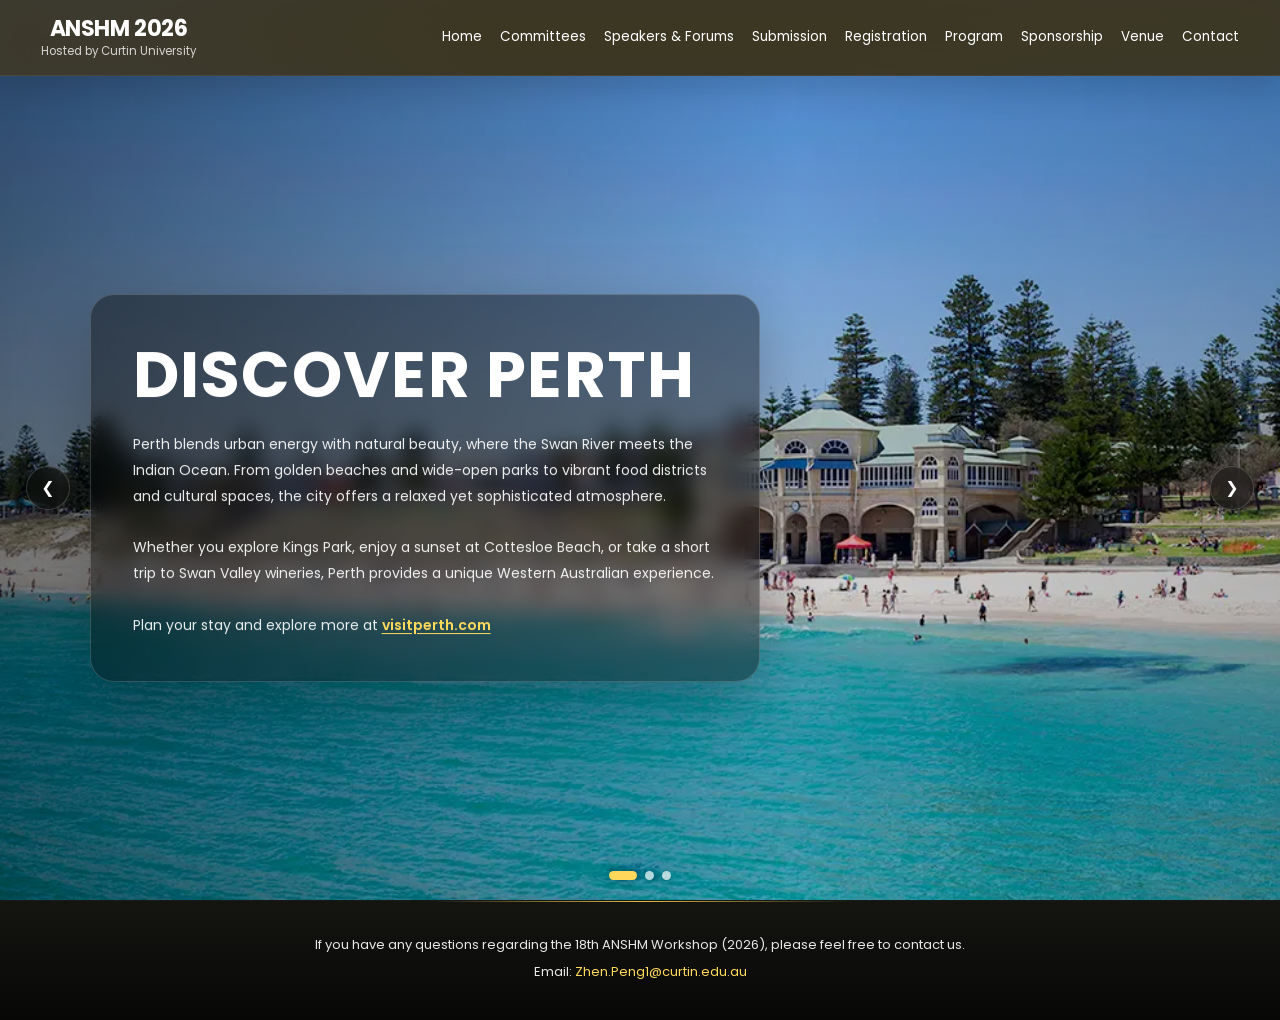
<file: perth.html>
<!DOCTYPE html>
<html lang="en">
 <head>
  <meta charset="utf-8"/>
  <meta content="width=device-width, initial-scale=1.0" name="viewport"/>
  <title>
   Perth - ANSHM 2026
  </title>
  <link href="https://fonts.googleapis.com" rel="preconnect"/>
  <link crossorigin="" href="https://fonts.gstatic.com" rel="preconnect"/>
  <link href="https://fonts.googleapis.com/css2?family=Poppins:wght@300;400;500;600;700&amp;display=swap" rel="stylesheet"/>
  <link href="assets/css/base.css" rel="stylesheet"/>
  <link href="assets/css/layout.css" rel="stylesheet"/>
  <link href="assets/css/components.css" rel="stylesheet"/>
  <link href="assets/css/pages/perth.css" rel="stylesheet"/>
 </head>
 <body class="page-perth">
  <header class="site-header" data-site-header="">
   <div class="site-brand">
    <div class="logo">
     ANSHM 2026
    </div>
    <div class="subtitle">
     Hosted by Curtin University
    </div>
   </div>
   <button aria-controls="nav" aria-expanded="false" aria-label="Toggle navigation menu" class="menu-toggle" type="button">
    <span aria-hidden="true">
     ☰
    </span>
   </button>
   <nav aria-label="Primary navigation" class="site-nav" id="nav">
    <a href="index.html">
     Home
    </a>
    <a href="committees.html">
     Committees
    </a>
    <a href="keynote.html">
     Speakers &amp; Forums
    </a>
    <a href="abstracts.html">
     Submission
    </a>
    <a href="registration.html">
     Registration
    </a>
    <a href="docs/program.pdf" rel="noopener noreferrer" target="_blank">
     Program
    </a>
    <a href="docs/sponsorship.pdf" rel="noopener noreferrer" target="_blank">
     Sponsorship
    </a>
    <a href="venue.html">
     Venue
    </a>
    <a href="contact.html">
     Contact
    </a>
   </nav>
  </header>
  <aside aria-label="Page sections" class="page-rail" data-page-rail="">
   <div class="page-rail-shell">
    <div aria-label="Page progress" aria-valuemax="100" aria-valuemin="0" aria-valuenow="0" class="page-rail-track" role="slider" tabindex="0">
     <span aria-hidden="true" class="page-rail-segments">
     </span>
     <span aria-hidden="true" class="page-rail-progress">
     </span>
     <span aria-hidden="true" class="page-rail-handle">
     </span>
     <span class="page-rail-dots">
     </span>
    </div>
    <button aria-label="Back to top" class="page-rail-top" data-rail-top="" title="Back to top" type="button">
     &uarr;
    </button>
   </div>
  </aside>
  <main id="main-content">
   <div class="slider" data-autoplay="5000" data-slider="">
    <div class="slides">
     <img alt="ANSHM 2026 image" class="active" src="assets/images/perth/perth-01.jpg"/>
     <img alt="ANSHM 2026 image" src="assets/images/perth/perth-02.jpg"/>
     <img alt="ANSHM 2026 image" src="assets/images/perth/perth-03.jpg"/>
    </div>
    <div class="slider-controls">
     <button class="slider-btn" data-slider-prev="">
      ❮
     </button>
     <button class="slider-btn" data-slider-next="">
      ❯
     </button>
    </div>
    <div class="slider-dots">
     <span aria-label="Slide 1" class="dot active" data-slide-to="0" role="button" tabindex="0">
     </span>
     <span aria-label="Slide 2" class="dot" data-slide-to="1" role="button" tabindex="0">
     </span>
     <span aria-label="Slide 3" class="dot" data-slide-to="2" role="button" tabindex="0">
     </span>
    </div>
    <div class="hero-text">
     <h1>
      DISCOVER PERTH
     </h1>
     <p>
      Perth blends urban energy with natural beauty, where the Swan River meets the Indian Ocean. From golden beaches and wide-open parks to vibrant food districts and cultural spaces, the city offers a relaxed yet sophisticated atmosphere.
      <br/>
      <br/>
      Whether you explore Kings Park, enjoy a sunset at Cottesloe Beach, or take a short trip to Swan Valley wineries, Perth provides a unique Western Australian experience.
      <br/>
      <br/>
      Plan your stay and explore more at
      <a class="accent-link" href="https://visitperth.com/" rel="noopener noreferrer" target="_blank">
       visitperth.com
      </a>
     </p>
    </div>
   </div>
  </main>
  <footer class="site-footer">
   <p>
    If you have any questions regarding the 18th ANSHM Workshop (2026), please feel free to contact us.
   </p>
   <p>
    Email:
    <a href="mailto:Zhen.Peng1@curtin.edu.au">
     Zhen.Peng1@curtin.edu.au
    </a>
   </p>
  </footer>
  <script defer="" src="assets/js/site.js">
  </script>
 </body>
</html>
</file>
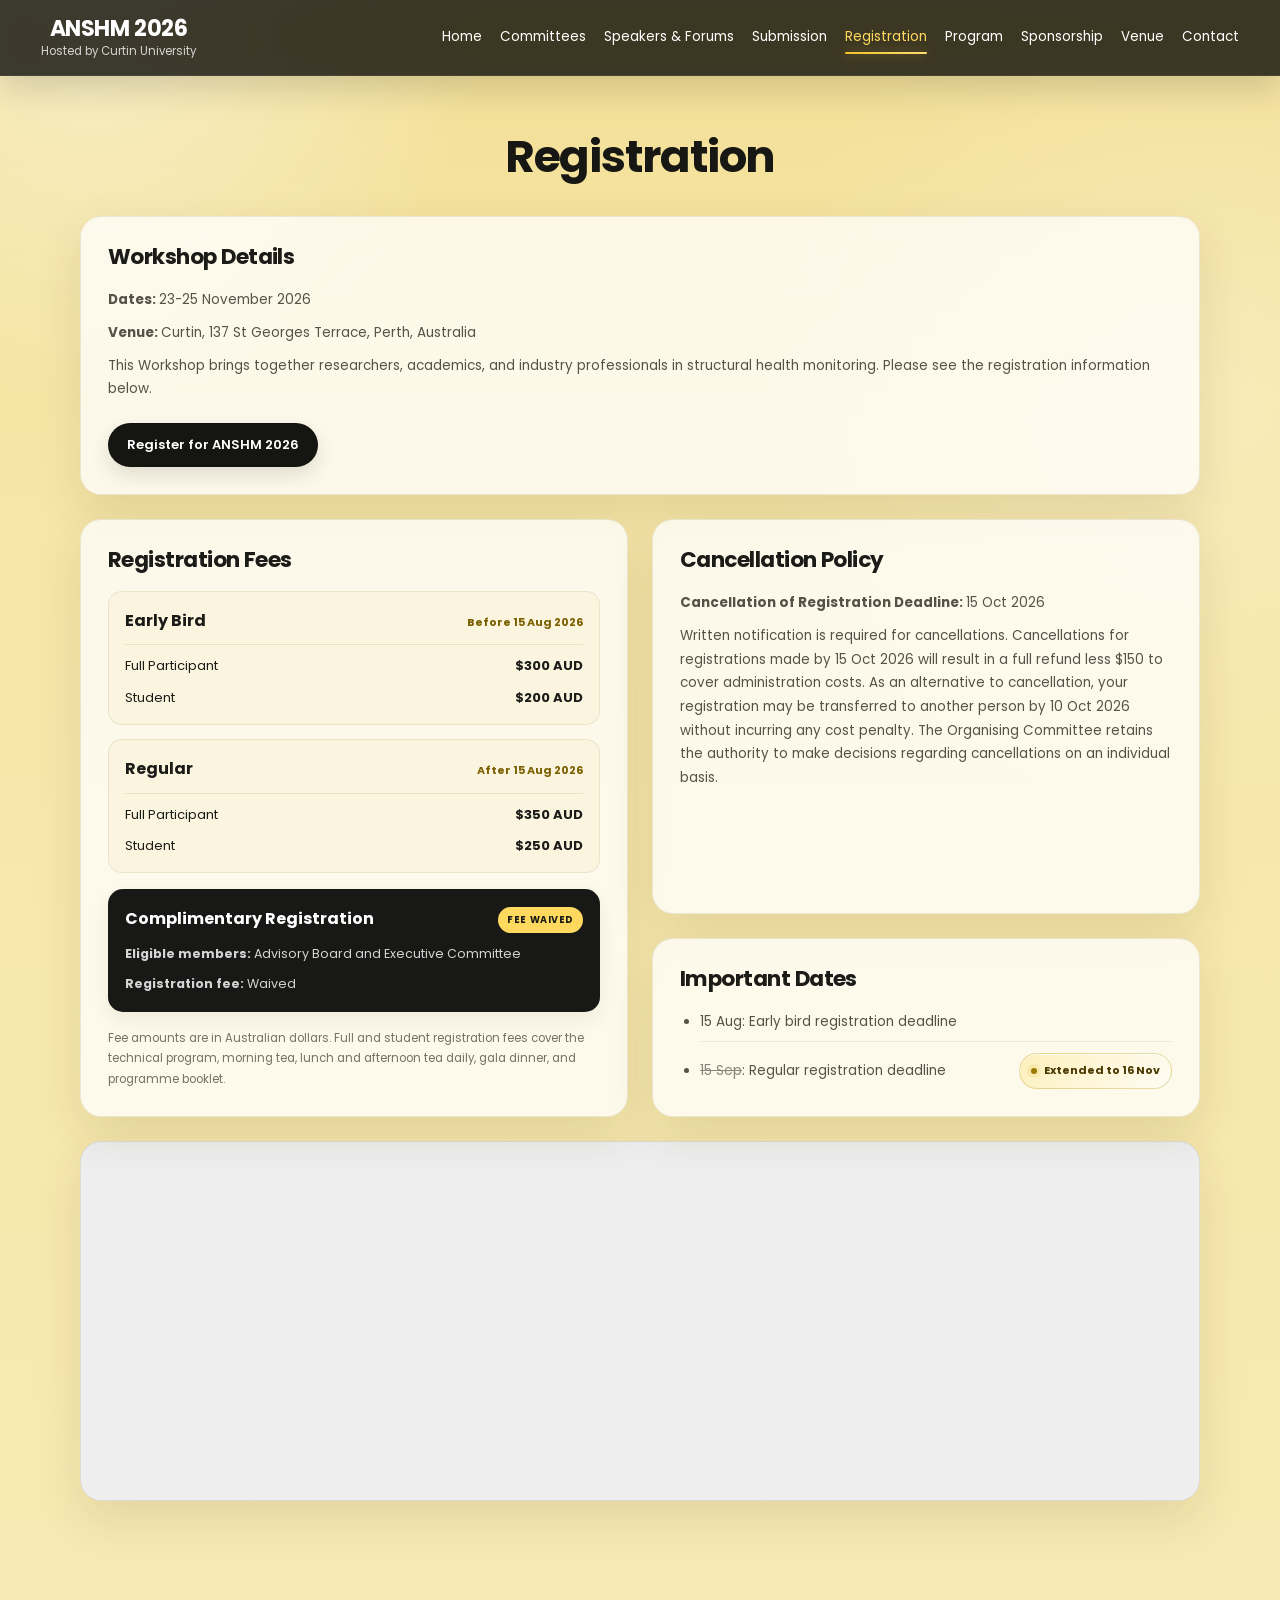
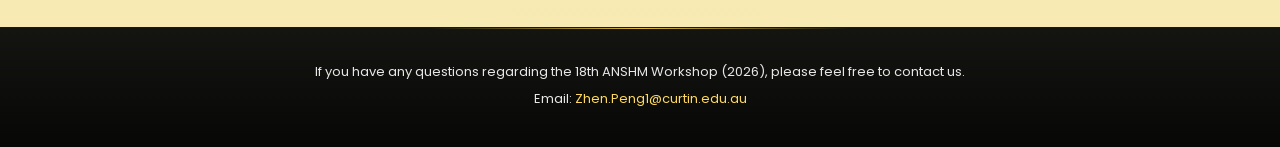
<file: registration.html>
<!DOCTYPE html>
<html lang="en">
 <head>
  <meta charset="utf-8"/>
  <meta content="width=device-width, initial-scale=1.0" name="viewport"/>
  <meta content="Registration information for the 18th ANSHM Workshop 2026, hosted by Curtin University." name="description"/>
  <title>
   Registration - ANSHM 2026
  </title>
  <link href="https://fonts.googleapis.com" rel="preconnect"/>
  <link crossorigin="" href="https://fonts.gstatic.com" rel="preconnect"/>
  <link href="https://fonts.googleapis.com/css2?family=Poppins:wght@300;400;500;600;700&amp;display=swap" rel="stylesheet"/>
  <link href="assets/css/base.css" rel="stylesheet"/>
  <link href="assets/css/layout.css" rel="stylesheet"/>
  <link href="assets/css/components.css" rel="stylesheet"/>
  <link href="assets/css/pages/registration.css" rel="stylesheet"/>
 </head>
 <body class="page-registration">
  <header class="site-header" data-site-header="">
   <div class="site-brand">
    <div class="logo">
     ANSHM 2026
    </div>
    <div class="subtitle">
     Hosted by Curtin University
    </div>
   </div>
   <button aria-controls="nav" aria-expanded="false" aria-label="Toggle navigation menu" class="menu-toggle" type="button">
    <span aria-hidden="true">
     ☰
    </span>
   </button>
   <nav aria-label="Primary navigation" class="site-nav" id="nav">
    <a href="index.html">
     Home
    </a>
    <a href="committees.html">
     Committees
    </a>
    <a href="keynote.html">
     Speakers &amp; Forums
    </a>
    <a href="abstracts.html">
     Submission
    </a>
    <a aria-current="page" class="active" href="registration.html">
     Registration
    </a>
    <a href="docs/program.pdf" rel="noopener noreferrer" target="_blank">
     Program
    </a>
    <a href="docs/sponsorship.pdf" rel="noopener noreferrer" target="_blank">
     Sponsorship
    </a>
    <a href="venue.html">
     Venue
    </a>
    <a href="contact.html">
     Contact
    </a>
   </nav>
  </header>
  <aside aria-label="Page sections" class="page-rail" data-page-rail="">
   <div class="page-rail-shell">
    <div aria-label="Page progress" aria-valuemax="100" aria-valuemin="0" aria-valuenow="0" class="page-rail-track" role="slider" tabindex="0">
     <span aria-hidden="true" class="page-rail-segments">
     </span>
     <span aria-hidden="true" class="page-rail-progress">
     </span>
     <span aria-hidden="true" class="page-rail-handle">
     </span>
     <span class="page-rail-dots">
     </span>
    </div>
    <button aria-label="Back to top" class="page-rail-top" data-rail-top="" title="Back to top" type="button">
     &uarr;
    </button>
   </div>
  </aside>
  <main id="main-content">
   <div class="container">
    <h1>
     Registration
    </h1>
    <div class="row">
     <div class="card full-width">
      <h2 class="section-title" data-rail-label="Workshop Details" id="workshop-details">
       Workshop Details
      </h2>
      <p>
       <strong>
        Dates:
       </strong>
       23-25 November 2026
      </p>
      <p>
       <strong>
        Venue:
       </strong>
       Curtin, 137 St Georges Terrace, Perth, Australia
      </p>
      <p>
       This Workshop brings together researchers, academics, and industry professionals in structural health monitoring. Please see the registration information below.
      </p>
      <div class="registration-link-container">
       <a class="registration-link" href="https://payments.curtin.edu.au/other-payments1/booking?UDS_ACTION=S1I&amp;UDS_ACTION_DATA=EVFWATAxW3ZOXlF2MUJDd1dSQnc8WjEbXjNLXABCUDMPRCwk" rel="noopener noreferrer" target="_blank">
        Register for ANSHM 2026
       </a>
      </div>
     </div>
    </div>
    <div class="registration-layout">
     <div class="card">
      <h2 class="section-title" data-rail-label="Registration Fees" id="registration-fees">
       Registration Fees
      </h2>
      <div class="fee-group">
       <div class="fee-group-title">
        <span>
         Early Bird
        </span>
        <span class="fee-period">
         Before 15 Aug 2026
        </span>
       </div>
       <div class="fee-row">
        <span>
         Full Participant
        </span>
        <span class="fee-amount">
         $300 AUD
        </span>
       </div>
       <div class="fee-row">
        <span>
         Student
        </span>
        <span class="fee-amount">
         $200 AUD
        </span>
       </div>
      </div>
      <div class="fee-group">
       <div class="fee-group-title">
        <span>
         Regular
        </span>
        <span class="fee-period">
         After 15 Aug 2026
        </span>
       </div>
       <div class="fee-row">
        <span>
         Full Participant
        </span>
        <span class="fee-amount">
         $350 AUD
        </span>
       </div>
       <div class="fee-row">
        <span>
         Student
        </span>
        <span class="fee-amount">
         $250 AUD
        </span>
       </div>
      </div>
      <div class="complimentary-box">
       <div class="complimentary-header">
        <div class="complimentary-title">
         Complimentary Registration
        </div>
        <span class="fee-waived-badge">
         FEE WAIVED
        </span>
       </div>
       <p>
        <strong>
         Eligible members:
        </strong>
        Advisory Board and Executive Committee
       </p>
       <p>
        <strong>
         Registration fee:
        </strong>
        Waived
       </p>
      </div>
      <p class="card-note">
       Fee amounts are in Australian dollars. Full and student registration fees cover the technical program, morning tea, lunch and afternoon tea daily, gala dinner, and programme booklet.
      </p>
     </div>
     <div class="registration-side">
      <div class="card">
       <h2 class="section-title" data-rail-label="Cancellation Policy" id="cancellation-policy">
        Cancellation Policy
       </h2>
       <p>
        <strong>
         Cancellation of Registration Deadline:
        </strong>
        15 Oct 2026
       </p>
       <p>
        Written notification is required for cancellations. Cancellations for registrations made by 15 Oct 2026 will result in a full refund less $150 to cover administration costs. As an alternative to cancellation, your registration may be transferred to another person by 10 Oct 2026 without incurring any cost penalty. The Organising Committee retains the authority to make decisions regarding cancellations on an individual basis.
       </p>
      </div>
      <div class="card">
       <h2 class="section-title" data-rail-label="Important Dates" id="important-dates">
        Important Dates
       </h2>
       <ul>
        <li>
         15 Aug: Early bird registration deadline
        </li>
        <li class="date-extended">
         <span class="date-extended-content">
          <span class="date-original">
           <span class="date-struck">15 Sep</span>: Regular registration deadline
          </span>
          <span class="date-extension">
           Extended to 16 Nov
          </span>
         </span>
        </li>
       </ul>
      </div>
     </div>
    </div>
    <a class="map-link" href="https://www.google.com/maps/search/?api=1&amp;query=Curtin+137+St+Georges+Terrace+Perth+Australia" rel="noopener noreferrer" target="_blank">
     <div class="map-container">
      <iframe allowfullscreen="" src="https://www.google.com/maps?q=Curtin+137+St+Georges+Terrace+Perth+Australia&amp;output=embed">
      </iframe>
     </div>
    </a>
   </div>
  </main>
  <footer class="site-footer">
   <p>
    If you have any questions regarding the 18th ANSHM Workshop (2026), please feel free to contact us.
   </p>
   <p>
    Email:
    <a href="mailto:Zhen.Peng1@curtin.edu.au">
     Zhen.Peng1@curtin.edu.au
    </a>
   </p>
  </footer>
  <script defer="" src="assets/js/site.js">
  </script>
 </body>
</html>
</file>
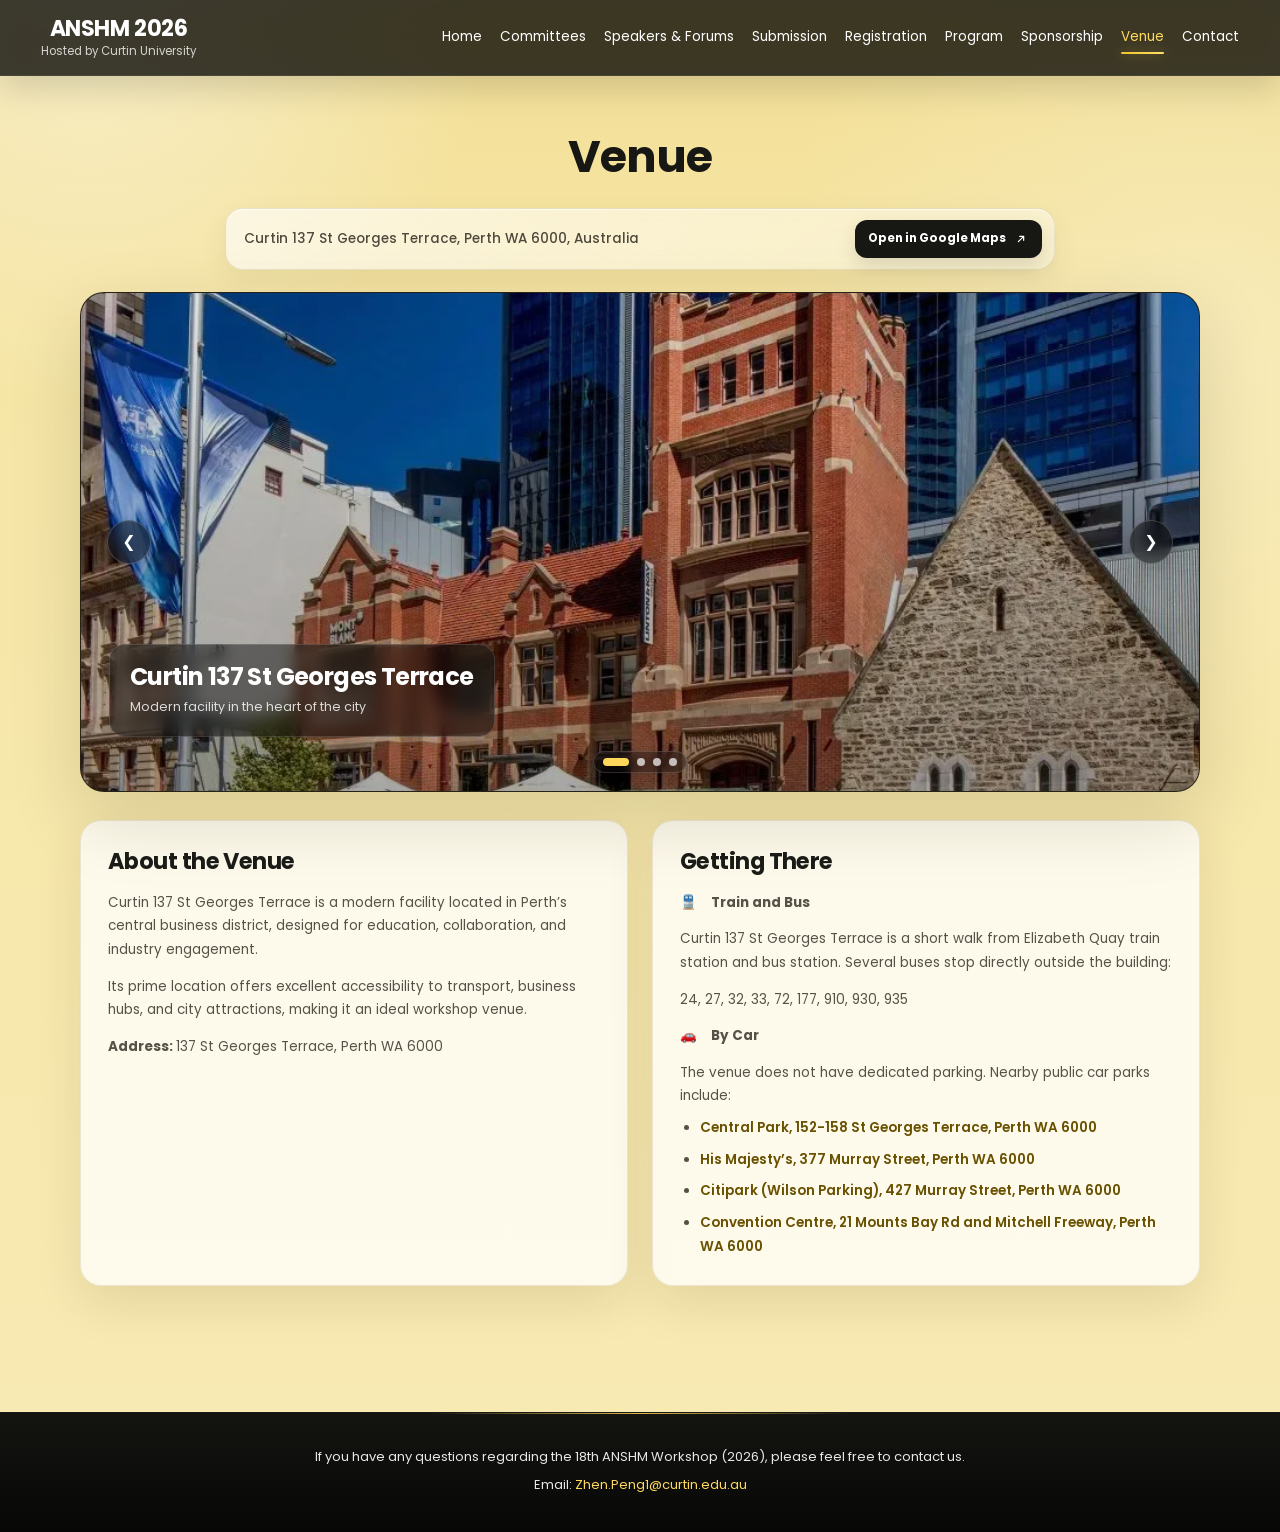
<file: venue.html>
<!DOCTYPE html>
<html lang="en">
 <head>
  <meta charset="utf-8"/>
  <meta content="width=device-width, initial-scale=1.0" name="viewport"/>
  <title>
   Venue - ANSHM 2026
  </title>
  <link href="https://fonts.googleapis.com" rel="preconnect"/>
  <link crossorigin="" href="https://fonts.gstatic.com" rel="preconnect"/>
  <link href="https://fonts.googleapis.com/css2?family=Poppins:wght@300;400;500;600;700&amp;display=swap" rel="stylesheet"/>
  <link href="assets/css/base.css" rel="stylesheet"/>
  <link href="assets/css/layout.css" rel="stylesheet"/>
  <link href="assets/css/components.css" rel="stylesheet"/>
  <link href="assets/css/pages/venue.css" rel="stylesheet"/>
 </head>
 <body class="page-venue">
  <header class="site-header" data-site-header="">
   <div class="site-brand">
    <div class="logo">
     ANSHM 2026
    </div>
    <div class="subtitle">
     Hosted by Curtin University
    </div>
   </div>
   <button aria-controls="nav" aria-expanded="false" aria-label="Toggle navigation menu" class="menu-toggle" type="button">
    <span aria-hidden="true">
     ☰
    </span>
   </button>
   <nav aria-label="Primary navigation" class="site-nav" id="nav">
    <a href="index.html">
     Home
    </a>
    <a href="committees.html">
     Committees
    </a>
    <a href="keynote.html">
     Speakers &amp; Forums
    </a>
    <a href="abstracts.html">
     Submission
    </a>
    <a href="registration.html">
     Registration
    </a>
    <a href="docs/program.pdf" rel="noopener noreferrer" target="_blank">
     Program
    </a>
    <a href="docs/sponsorship.pdf" rel="noopener noreferrer" target="_blank">
     Sponsorship
    </a>
    <a aria-current="page" class="active" href="venue.html">
     Venue
    </a>
    <a href="contact.html">
     Contact
    </a>
   </nav>
  </header>
  <aside aria-label="Page sections" class="page-rail" data-page-rail="">
   <div class="page-rail-shell">
    <div aria-label="Page progress" aria-valuemax="100" aria-valuemin="0" aria-valuenow="0" class="page-rail-track" role="slider" tabindex="0">
     <span aria-hidden="true" class="page-rail-segments">
     </span>
     <span aria-hidden="true" class="page-rail-progress">
     </span>
     <span aria-hidden="true" class="page-rail-handle">
     </span>
     <span class="page-rail-dots">
     </span>
    </div>
    <button aria-label="Back to top" class="page-rail-top" data-rail-top="" title="Back to top" type="button">
     &uarr;
    </button>
   </div>
  </aside>
  <main id="main-content">
   <div class="container">
    <h1>
     Venue
    </h1>
    <div class="venue-location-bar">
     <span class="venue-address-text">
      Curtin 137 St Georges Terrace, Perth WA 6000, Australia
     </span>
     <a class="venue-map-link" href="https://www.google.com/maps/search/?api=1&amp;query=Curtin+137+St+Georges+Terrace+Perth+Australia" rel="noopener noreferrer" target="_blank">
      <span>Open in Google Maps</span>
      <svg aria-hidden="true" viewBox="0 0 24 24">
       <path d="M8 16 16 8M10 8h6v6" fill="none" stroke="currentColor" stroke-linecap="round" stroke-linejoin="round" stroke-width="1.8"/>
      </svg>
     </a>
    </div>
    <div class="slider" data-autoplay="5000" data-slider="">
     <div class="slides">
      <img alt="Curtin 137 St Georges Terrace" class="active" loading="lazy" src="assets/images/venue/curtin-137-01.jpg"/>
      <img alt="Curtin 137 St Georges Terrace" loading="lazy" src="assets/images/venue/curtin-137-02.jpg"/>
      <img alt="Curtin 137 St Georges Terrace" loading="lazy" src="assets/images/venue/curtin-137-03.jpg"/>
      <img alt="Curtin 137 St Georges Terrace" loading="lazy" src="assets/images/venue/curtin-137-04.jpg"/>
     </div>
     <div class="slider-overlay">
      <h2 data-rail-label="Curtin 137 St Georges Terrace" id="curtin-137-st-georges-terrace">
       Curtin 137 St Georges Terrace
      </h2>
      <p>
       Modern facility in the heart of the city
      </p>
     </div>
     <div class="slider-controls">
      <button class="slider-btn" data-slider-prev="">
       ❮
      </button>
      <button class="slider-btn" data-slider-next="">
       ❯
      </button>
     </div>
     <div class="slider-dots venue-slider-dots">
      <span aria-label="Slide 1" class="dot active" data-slide-to="0" role="button" tabindex="0">
      </span>
      <span aria-label="Slide 2" class="dot" data-slide-to="1" role="button" tabindex="0">
      </span>
      <span aria-label="Slide 3" class="dot" data-slide-to="2" role="button" tabindex="0">
      </span>
      <span aria-label="Slide 4" class="dot" data-slide-to="3" role="button" tabindex="0">
      </span>
     </div>
    </div>
    <div class="grid">
     <div class="card">
      <h2 data-rail-label="About the Venue" id="about-the-venue">
       About the Venue
      </h2>
      <p>
       Curtin 137 St Georges Terrace is a modern facility located in Perth&rsquo;s central business district, designed for education, collaboration, and industry engagement.
      </p>
      <p>
       Its prime location offers excellent accessibility to transport, business hubs, and city attractions, making it an ideal workshop venue.
      </p>
      <p>
       <strong>
        Address:
       </strong>
       137 St Georges Terrace, Perth WA 6000
      </p>
     </div>
     <div class="card">
      <h2 data-rail-label="Getting There" id="getting-there">
       Getting There
      </h2>
      <p>
       <span class="icon">
        🚆
       </span>
       <strong>
        Train and Bus
       </strong>
      </p>
      <p>
       Curtin 137 St Georges Terrace is a short walk from Elizabeth Quay train station and bus station. Several buses stop directly outside the building:
      </p>
      <p>
       24, 27, 32, 33, 72, 177, 910, 930, 935
      </p>
      <p>
       <span class="icon">
        🚗
       </span>
       <strong>
        By Car
       </strong>
      </p>
      <p>
       The venue does not have dedicated parking. Nearby public car parks include:
      </p>
      <ul>
       <li>
        <a class="map-link" href="https://www.google.com/maps/search/?api=1&amp;query=Central+Park+152-158+St+Georges+Terrace+Perth+WA+6000" rel="noopener noreferrer" target="_blank">
         Central Park, 152-158 St Georges Terrace, Perth WA 6000
        </a>
       </li>
       <li>
        <a class="map-link" href="https://www.google.com/maps/search/?api=1&amp;query=His+Majesty&rsquo;s+377+Murray+Street+Perth+WA+6000" rel="noopener noreferrer" target="_blank">
         His Majesty&rsquo;s, 377 Murray Street, Perth WA 6000
        </a>
       </li>
       <li>
        <a class="map-link" href="https://www.google.com/maps/search/?api=1&amp;query=Citipark+Wilson+Parking+427+Murray+Street+Perth+WA+6000" rel="noopener noreferrer" target="_blank">
         Citipark (Wilson Parking), 427 Murray Street, Perth WA 6000
        </a>
       </li>
       <li>
        <a class="map-link" href="https://www.google.com/maps/search/?api=1&amp;query=Convention+Centre+21+Mounts+Bay+Road+Perth+WA+6000" rel="noopener noreferrer" target="_blank">
         Convention Centre, 21 Mounts Bay Rd and Mitchell Freeway, Perth WA 6000
        </a>
       </li>
      </ul>
     </div>
    </div>
   </div>
  </main>
  <footer class="site-footer">
   <p>
    If you have any questions regarding the 18th ANSHM Workshop (2026), please feel free to contact us.
   </p>
   <p>
    Email:
    <a href="mailto:Zhen.Peng1@curtin.edu.au">
     Zhen.Peng1@curtin.edu.au
    </a>
   </p>
  </footer>
  <script defer="" src="assets/js/site.js">
  </script>
 </body>
</html>
</file>
<file: assets/css/base.css>
:root {
  --bg: #f6e6a6;
  --bg-deep: #efdb8b;
  --surface: rgba(255, 255, 255, 0.82);
  --surface-strong: #fffdf7;
  --surface-dark: #11110f;
  --ink: #1b1b18;
  --muted: #666256;
  --text: var(--muted);
  --gold: #d0a719;
  --gold-bright: #ffd654;
  --gold-deep: #7b6000;
  --line: rgba(105, 82, 4, 0.16);
  --radius-sm: 12px;
  --radius-md: 18px;
  --radius-lg: 24px;
  --shadow-sm: 0 8px 20px rgba(62, 50, 8, 0.07);
  --shadow-md: 0 18px 48px rgba(62, 50, 8, 0.11);
  --shadow-lg: 0 26px 72px rgba(43, 35, 7, 0.15);
  --header-h: 76px;
  --content-w: 1180px;
  --ease: cubic-bezier(.2,.8,.2,1);
}

* { box-sizing: border-box; margin: 0; padding: 0; }
html { scroll-behavior: smooth; scroll-padding-top: calc(var(--header-h) + 28px); }
body {
  min-height: 100vh;
  font-family: "Poppins", system-ui, -apple-system, BlinkMacSystemFont, "Segoe UI", sans-serif;
  color: var(--ink);
  background:
    radial-gradient(circle at 7% 0%, rgba(255,255,255,.46), transparent 25rem),
    radial-gradient(circle at 94% 22%, rgba(255,255,255,.22), transparent 28rem),
    linear-gradient(180deg, #f2df96 0%, var(--bg) 24%, #f8eab4 100%);
  line-height: 1.65;
  overflow-x: hidden;
  text-rendering: optimizeLegibility;
  -webkit-font-smoothing: antialiased;
}

main { min-height: calc(100vh - 210px); }
a { color: inherit; }
img { display: block; max-width: 100%; }
button, input, textarea, select { font: inherit; }
button, a { -webkit-tap-highlight-color: transparent; }
button { color: inherit; }

::selection { background: rgba(208,167,25,.30); color: #111; }
:focus-visible { outline: 3px solid rgba(208,167,25,.58); outline-offset: 3px; }

h1, h2, h3 { line-height: 1.2; letter-spacing: -.025em; }
p + p { margin-top: .7em; }

@media (max-width: 760px) {
  :root { --header-h: 68px; }
  html { scroll-padding-top: calc(var(--header-h) + 20px); }
}

@media (prefers-reduced-motion: reduce) {
  html { scroll-behavior: auto; }
  *, *::before, *::after {
    animation-duration: .01ms !important;
    animation-iteration-count: 1 !important;
    transition-duration: .01ms !important;
    scroll-behavior: auto !important;
  }
}
</file>
<file: assets/css/layout.css>
.site-header {
  position: sticky;
  top: 0;
  z-index: 1200;
  display: flex;
  align-items: center;
  justify-content: space-between;
  gap: 24px;
  min-height: var(--header-h);
  padding: 13px clamp(18px, 3.2vw, 42px);
  color: #fff;
  background: rgba(13, 13, 12, .80);
  border-bottom: 1px solid rgba(255,255,255,.07);
  box-shadow: 0 12px 34px rgba(0,0,0,.15);
  backdrop-filter: blur(16px) saturate(135%);
  -webkit-backdrop-filter: blur(16px) saturate(135%);
}

.site-brand {
  flex: 0 0 auto;
  display: flex;
  flex-direction: column;
  align-items: center;
  justify-content: center;
  text-align: center;
}
.logo { font-size: 22px; font-weight: 650; line-height: 1.16; letter-spacing: -.02em; }
.subtitle { margin-top: 2px; font-size: 11.5px; line-height: 1.35; opacity: .78; }

.site-nav {
  display: flex;
  align-items: center;
  justify-content: flex-end;
  flex-wrap: wrap;
  gap: 7px 18px;
  min-width: 0;
}
.site-nav a {
  position: relative;
  color: #fff;
  text-decoration: none;
  font-size: 13.5px;
  line-height: 1.5;
  white-space: nowrap;
  transition: color .22s ease;
}
.site-nav a::after {
  content: "";
  position: absolute;
  left: 0;
  right: 0;
  bottom: -6px;
  height: 2px;
  border-radius: 999px;
  background: linear-gradient(90deg, #efc526, #ffdf70);
  box-shadow: 0 0 12px rgba(255,213,79,.42);
  transform: scaleX(0);
  transform-origin: center;
  transition: transform .22s ease;
}
.site-nav a:hover, .site-nav a.active { color: #ffda5d; }
.site-nav a:hover::after, .site-nav a.active::after { transform: scaleX(1); }

.menu-toggle {
  display: none;
  align-items: center;
  justify-content: center;
  width: 43px;
  height: 43px;
  flex: 0 0 43px;
  border: 1px solid rgba(255,255,255,.12);
  border-radius: 13px;
  background: rgba(255,255,255,.07);
  color: #fff;
  font-size: 22px;
  line-height: 1;
  cursor: pointer;
}

.container {
  width: min(var(--content-w), calc(100% - 40px));
  margin-inline: auto;
  padding: 54px 0 82px;
}
.container > h1,
main > .container > h1 {
  margin-bottom: 32px;
  text-align: center;
  font-size: clamp(2.05rem, 4vw, 2.8rem);
  color: #171713;
}

.site-footer {
  position: relative;
  margin-top: 44px;
  padding: 32px clamp(18px, 4vw, 48px) 36px;
  color: rgba(255,255,255,.90);
  text-align: center;
  background: linear-gradient(180deg, #141411, #070706);
  border-top: 1px solid rgba(255,255,255,.07);
}
.site-footer::before {
  content: "";
  position: absolute;
  top: 0;
  left: 50%;
  width: min(420px, 54vw);
  height: 1px;
  transform: translateX(-50%);
  background: linear-gradient(90deg, transparent, rgba(255,213,79,.85), transparent);
}
.site-footer p { margin: 0; font-size: 13px; line-height: 1.8; }
.site-footer p + p { margin-top: 4px; }
.site-footer a { color: #ffda5d; text-decoration: none; }
.site-footer a:hover { text-decoration: underline; }

/* Floating page progress / section rail */
.page-rail {
  --rail-active-color: #d9b31c;
  position: fixed;
  top: 50%;
  right: 14px;
  z-index: 900;
  width: 42px;
  opacity: 0;
  pointer-events: none;
  transform: translateY(-50%) translateX(16px);
  transition: opacity .30s ease, transform .30s var(--ease);
}
.page-rail.visible {
  opacity: 1;
  pointer-events: auto;
  transform: translateY(-50%) translateX(0);
}
.page-rail-shell {
  display: flex;
  flex-direction: column;
  align-items: center;
  gap: 9px;
  width: 42px;
  padding: 11px 6px 7px;
  border: 1px solid rgba(255,255,255,.12);
  border-radius: 22px;
  background: linear-gradient(180deg, rgba(13,14,15,.49), rgba(7,8,9,.42));
  box-shadow:
    inset 0 1px 0 rgba(255,255,255,.075),
    0 12px 28px rgba(0,0,0,.15),
    0 3px 10px rgba(0,0,0,.08);
  backdrop-filter: blur(22px) saturate(122%);
  -webkit-backdrop-filter: blur(22px) saturate(122%);
}
.page-rail-track {
  position: relative;
  width: 24px;
  height: 186px;
  padding: 0;
  border: 0;
  background: transparent;
  cursor: ns-resize;
  touch-action: none;
  user-select: none;
  outline: none;
}
.page-rail-track:focus-visible {
  border-radius: 14px;
  box-shadow: 0 0 0 2px rgba(255,213,79,.34);
}
.page-rail-segments,
.page-rail-progress {
  position: absolute;
  top: 0;
  bottom: 0;
  left: 50%;
  width: 3px;
  transform: translateX(-50%);
  border-radius: 999px;
  overflow: hidden;
  pointer-events: none;
}
.page-rail-segments {
  background: rgba(255,255,255,.10);
  box-shadow: inset 0 0 0 1px rgba(255,255,255,.03);
}
.page-rail-segment {
  position: absolute;
  left: 0;
  width: 100%;
  min-height: 3px;
  background: var(--segment-color, #d9b31c);
  opacity: .64;
  transition: opacity .28s ease, filter .28s ease;
}
.page-rail-segment + .page-rail-segment {
  box-shadow: 0 -1px 0 rgba(10,10,10,.42);
}
.page-rail-segment.active {
  opacity: .96;
  filter: saturate(1.18) brightness(1.08);
}
.page-rail-progress {
  bottom: auto;
  height: 0;
  background: linear-gradient(180deg, #fff4b0 0%, #ffd54f 48%, var(--rail-active-color) 100%);
  box-shadow: 0 0 8px rgba(255,213,79,.55), 0 0 14px rgba(255,213,79,.20);
  transition: height .08s linear, background .28s ease;
}
.page-rail-handle {
  position: absolute;
  left: 50%;
  top: 0;
  z-index: 4;
  width: 11px;
  height: 11px;
  border: 1.5px solid rgba(255,245,190,.88);
  border-radius: 50%;
  background: var(--rail-active-color);
  box-shadow:
    0 0 0 4px color-mix(in srgb, var(--rail-active-color) 11%, transparent),
    0 0 10px color-mix(in srgb, var(--rail-active-color) 60%, transparent);
  transform: translate(-50%, -50%);
  pointer-events: none;
  transition: top .08s linear, background .28s ease, box-shadow .28s ease;
}
.page-rail-dots {
  position: absolute;
  inset: 0;
  z-index: 5;
  pointer-events: none;
}
.page-rail-dot {
  --rail-color: #d9b31c;
  position: absolute;
  left: 50%;
  display: flex;
  align-items: center;
  justify-content: center;
  width: 18px;
  height: 18px;
  padding: 0;
  border: 0;
  border-radius: 50%;
  background: transparent;
  cursor: pointer;
  pointer-events: auto;
  transform: translate(-50%, -50%);
}
.page-rail-dot::before {
  content: "";
  width: 6px;
  height: 6px;
  border: 1px solid rgba(255,255,255,.40);
  border-radius: 50%;
  background: rgba(255,255,255,.82);
  box-shadow: 0 0 0 4px rgba(255,255,255,.025);
  transition: transform .22s ease, background .22s ease, box-shadow .22s ease, border-color .22s ease;
}
.page-rail-dot.active::before,
.page-rail-dot:hover::before,
.page-rail-dot:focus-visible::before {
  border-color: rgba(255,247,210,.90);
  background: var(--rail-color);
  transform: scale(1.22);
  box-shadow:
    0 0 0 4px color-mix(in srgb, var(--rail-color) 10%, transparent),
    0 0 10px color-mix(in srgb, var(--rail-color) 58%, transparent);
}
.page-rail-dot:focus-visible { outline: none; }
.page-rail-tooltip {
  position: absolute;
  top: 50%;
  right: calc(100% + 12px);
  display: flex;
  align-items: center;
  gap: 8px;
  min-width: max-content;
  max-width: 240px;
  padding: 8px 11px;
  border: 1px solid rgba(255,255,255,.12);
  border-radius: 11px;
  background: rgba(13,14,15,.88);
  color: #fff;
  box-shadow: 0 11px 26px rgba(0,0,0,.20);
  backdrop-filter: blur(14px) saturate(135%);
  -webkit-backdrop-filter: blur(14px) saturate(135%);
  font-size: 11px;
  font-weight: 500;
  line-height: 1.35;
  white-space: nowrap;
  opacity: 0;
  pointer-events: none;
  transform: translateY(-50%) translateX(6px);
  transition: opacity .20s ease, transform .20s ease;
}
.page-rail-dot:hover .page-rail-tooltip,
.page-rail-dot:focus-visible .page-rail-tooltip {
  opacity: 1;
  transform: translateY(-50%) translateX(0);
}
.page-rail-top {
  display: inline-flex;
  align-items: center;
  justify-content: center;
  width: 29px;
  height: 29px;
  padding: 0 0 2px;
  border: 1px solid rgba(255,255,255,.16);
  border-radius: 10px;
  background: rgba(255,255,255,.055);
  color: rgba(255,255,255,.92);
  font: inherit;
  font-size: 16px;
  line-height: 1;
  cursor: pointer;
  transition: transform .22s ease, background .22s ease, color .22s ease, border-color .22s ease, box-shadow .22s ease;
}
.page-rail-top:hover,
.page-rail-top:focus-visible {
  transform: translateY(-2px);
  border-color: rgba(255,213,79,.38);
  background: rgba(255,213,79,.16);
  color: #ffd54f;
  box-shadow: 0 0 16px rgba(255,213,79,.15);
  outline: none;
}

@media (max-width: 1120px) {
  .site-header { padding-inline: 20px; }
  .site-nav {
    display: none;
    position: absolute;
    top: calc(100% + 1px);
    right: 12px;
    width: min(318px, calc(100vw - 24px));
    max-height: calc(100vh - var(--header-h) - 18px);
    overflow-y: auto;
    flex-direction: column;
    align-items: stretch;
    gap: 0;
    border: 1px solid rgba(255,255,255,.09);
    border-radius: 17px;
    background: rgba(7,7,7,.96);
    box-shadow: 0 22px 46px rgba(0,0,0,.28);
  }
  .site-nav.active { display: flex; }
  .site-nav a { padding: 13px 18px; border-bottom: 1px solid rgba(255,255,255,.07); }
  .site-nav a:last-child { border-bottom: 0; }
  .site-nav a::after { display: none; }
  .menu-toggle { display: inline-flex; }

  .page-rail {
    top: auto;
    right: 50%;
    bottom: 14px;
    width: auto;
    transform: translateX(50%) translateY(12px);
  }
  .page-rail.visible { transform: translateX(50%) translateY(0); }
  .page-rail-shell {
    flex-direction: row;
    gap: 8px;
    width: auto;
    padding: 7px;
    border-radius: 18px;
    background: rgba(10,11,12,.56);
  }
  .page-rail-track {
    display: flex;
    align-items: center;
    width: auto;
    height: 34px;
    cursor: default;
    touch-action: auto;
  }
  .page-rail-segments,
  .page-rail-progress,
  .page-rail-handle { display: none; }
  .page-rail-dots {
    position: relative;
    inset: auto;
    display: flex;
    align-items: center;
    gap: 5px;
  }
  .page-rail-dot {
    position: relative;
    left: auto !important;
    top: auto !important;
    width: 28px;
    height: 28px;
    transform: none;
  }
  .page-rail-dot::before { width: 6px; height: 6px; }
  .page-rail-tooltip {
    top: auto;
    right: 50%;
    bottom: calc(100% + 10px);
    transform: translateX(50%) translateY(5px);
  }
  .page-rail-dot:hover .page-rail-tooltip,
  .page-rail-dot:focus-visible .page-rail-tooltip { transform: translateX(50%) translateY(0); }
}

@media (max-width: 760px) {
  .site-header { min-height: var(--header-h); padding: 11px 14px; }
  .logo { font-size: 19px; }
  .subtitle { font-size: 10px; }
  .container { width: min(100% - 24px, var(--content-w)); padding: 40px 0 64px; }
  .container > h1, main > .container > h1 { margin-bottom: 24px; font-size: clamp(1.9rem, 10vw, 2.35rem); }
  .site-footer { margin-top: 30px; padding: 27px 16px 31px; }
  .site-footer p { font-size: 12.5px; }
}
</file>
<file: assets/css/components.css>
/* Shared interactive surfaces */
.slider { position: relative; overflow: hidden; background: #1c1c19; }
.slides { position: absolute; inset: 0; }
.slides img {
  position: absolute;
  inset: 0;
  width: 100%;
  height: 100%;
  object-fit: cover;
  opacity: 0;
  transform: scale(1.015);
  transition: opacity .85s ease, transform 5.5s ease;
}
.slides img.active { opacity: 1; transform: scale(1.045); }
.slider::after {
  content: "";
  position: absolute;
  inset: 0;
  pointer-events: none;
  background: linear-gradient(180deg, rgba(0,0,0,.10), rgba(0,0,0,.34));
}
.slider-controls {
  position: absolute;
  z-index: 4;
  top: 50%;
  left: 0;
  width: 100%;
  display: flex;
  justify-content: space-between;
  padding: 0 clamp(12px, 2.4vw, 26px);
  transform: translateY(-50%);
  pointer-events: none;
}
.slider-btn {
  pointer-events: auto;
  display: inline-flex;
  align-items: center;
  justify-content: center;
  width: 44px;
  height: 44px;
  border: 1px solid rgba(255,255,255,.18);
  border-radius: 50%;
  color: #fff;
  background: rgba(8,8,8,.46);
  box-shadow: 0 8px 22px rgba(0,0,0,.18);
  backdrop-filter: blur(8px);
  cursor: pointer;
  transition: transform .2s ease, background .2s ease;
}
.slider-btn:hover { transform: scale(1.06); background: rgba(8,8,8,.68); }
.slider-dots {
  position: absolute;
  z-index: 5;
  left: 50%;
  bottom: 20px;
  display: flex;
  gap: 8px;
  transform: translateX(-50%);
}
.dot {
  width: 9px;
  height: 9px;
  border-radius: 999px;
  background: rgba(255,255,255,.70);
  box-shadow: 0 2px 7px rgba(0,0,0,.22);
  cursor: pointer;
  transition: width .22s ease, background .22s ease;
}
.dot.active { width: 28px; background: #ffd85b; }

.card,
.theme-box,
.section-heading {
  border-color: rgba(117,91,5,.14);
}

.btn,
.map-btn,
.registration-link {
  display: inline-flex;
  align-items: center;
  justify-content: center;
  min-height: 44px;
  padding: 10px 18px;
  border-radius: 999px;
  border: 1px solid rgba(0,0,0,.10);
  background: #151512;
  color: #fff;
  font-size: 13px;
  font-weight: 550;
  text-decoration: none;
  box-shadow: 0 8px 20px rgba(0,0,0,.12);
  transition: transform .2s var(--ease), box-shadow .2s ease, background .2s ease, color .2s ease;
}
.btn:hover,
.map-btn:hover,
.registration-link:hover {
  transform: translateY(-2px);
  background: #d0a719;
  color: #111;
  box-shadow: 0 12px 25px rgba(91,70,2,.18);
}

.accent-link { color: #ffda5d; }

@media (max-width: 760px) {
  .slider-btn { width: 40px; height: 40px; }
  .slider-dots { bottom: 14px; }
}
</file>
<file: assets/css/pages/home.css>
.page-home .slider {
  height: clamp(500px, 68vh, 720px);
}

.page-home .hero-text {
  position: absolute;
  z-index: 3;
  top: 50%;
  left: 50%;
  width: min(820px, calc(100% - 72px));
  transform: translate(-50%, -50%);
  padding: clamp(19px, 3vw, 29px) clamp(22px, 4vw, 38px);
  border: 1px solid rgba(255, 255, 255, 0.16);
  border-radius: clamp(18px, 2vw, 24px);
  color: #fff;
  text-align: center;
  background: linear-gradient(145deg, rgba(8, 8, 8, 0.30), rgba(8, 8, 8, 0.18));
  box-shadow: 0 20px 54px rgba(0, 0, 0, 0.19), inset 0 1px 0 rgba(255, 255, 255, 0.08);
  backdrop-filter: blur(2px) saturate(108%);
  -webkit-backdrop-filter: blur(2px) saturate(108%);
}

.page-home .hero-text h1 {
  max-width: 760px;
  margin-inline: auto;
  font-size: clamp(1.82rem, 4.15vw, 3.25rem);
  line-height: 1.15;
  text-wrap: balance;
  text-shadow: 0 3px 24px rgba(0, 0, 0, 0.38);
}

.page-home .hero-text p {
  margin-top: clamp(11px, 1.6vw, 16px);
  font-size: clamp(0.90rem, 1.55vw, 1.08rem);
  font-weight: 500;
  letter-spacing: 0.02em;
  text-shadow: 0 2px 16px rgba(0, 0, 0, 0.38);
}

.page-home .about {
  width: min(940px, calc(100% - 40px));
  margin: 0 auto;
  padding: 66px 0 26px;
  text-align: center;
}

.page-home .about > h2,
.page-home .section-title {
  margin-bottom: 20px;
  text-align: center;
  font-size: clamp(1.75rem, 3vw, 2.25rem);
}

.page-home .about > p {
  color: var(--muted);
  font-size: 15px;
  line-height: 1.8;
}

.page-home .theme-box {
  position: relative;
  overflow: hidden;
  margin: 48px auto 0;
  padding: clamp(28px, 4.6vw, 48px);
  border: 1px solid rgba(255, 255, 255, 0.54);
  border-radius: 25px;
  text-align: left;
  background: linear-gradient(135deg, rgba(255, 255, 255, 0.77), rgba(255, 255, 255, 0.43));
  box-shadow: var(--shadow-md), inset 0 1px 0 rgba(255, 255, 255, 0.82);
  backdrop-filter: blur(12px);
}

.page-home .theme-glow {
  position: absolute;
  top: -95px;
  right: -75px;
  width: 240px;
  height: 240px;
  border-radius: 50%;
  background: rgba(255, 213, 79, 0.27);
  filter: blur(4px);
}

.page-home .theme-tag {
  display: inline-flex;
  padding: 7px 14px;
  border-radius: 999px;
  color: #493a00;
  background: rgba(239, 196, 38, 0.28);
  font-size: 11px;
  font-weight: 700;
  letter-spacing: 0.08em;
  text-transform: uppercase;
}

.page-home .theme-title {
  position: relative;
  margin-top: 18px;
  font-size: clamp(1.6rem, 3.2vw, 2.45rem);
  font-weight: 600;
  line-height: 1.23;
}

.page-home .theme-title-accent {
  color: var(--gold-deep);
}

.page-home .theme-divider-container {
  margin: 20px 0;
}

.page-home .theme-divider {
  width: 74px;
  height: 3px;
  border-radius: 99px;
  background: linear-gradient(90deg, #ba8f00, #f3cc38);
}

.page-home .theme-content {
  position: relative;
  color: #575347;
  font-size: 14.5px;
  line-height: 1.84;
}

.page-home .cards {
  width: min(1120px, calc(100% - 40px));
  margin: 32px auto 0;
  display: grid;
  grid-template-columns: repeat(3, minmax(0, 1fr));
  gap: 22px;
}

.page-home .card {
  overflow: hidden;
  min-width: 0;
  border: 1px solid rgba(104, 80, 0, 0.11);
  border-radius: 20px;
  background: rgba(255, 255, 255, 0.78);
  box-shadow: var(--shadow-sm);
  transition: transform 0.26s var(--ease), box-shadow 0.26s ease, border-color 0.26s ease;
}

.page-home .link-card {
  color: inherit;
  text-decoration: none;
}

.page-home .card:hover {
  transform: translateY(-6px);
  border-color: rgba(166, 126, 0, 0.22);
  box-shadow: var(--shadow-lg);
}

.page-home .card img {
  width: 100%;
  aspect-ratio: 16 / 8.2;
  object-fit: cover;
  transition: transform 0.35s ease;
}

.page-home .card:hover img {
  transform: scale(1.035);
}

.page-home .card p {
  padding: 15px 18px 17px;
  text-align: center;
  font-size: 14.5px;
  font-weight: 600;
}

.page-home .section-title {
  margin: 52px auto 18px;
}

.page-home .support-list {
  width: min(930px, calc(100% - 40px));
  margin: 0 auto;
  display: grid;
  grid-template-columns: repeat(3, minmax(0, 1fr));
  gap: 22px;
  align-items: center;
}

.page-home .support-item {
  min-height: 72px;
  display: flex;
  align-items: center;
  justify-content: center;
  padding: 4px 12px;
}

.page-home .support-logo {
  display: flex;
  align-items: center;
  justify-content: center;
  width: 100%;
  min-height: 64px;
  padding: 7px 10px;
  border-radius: 15px;
  transition: transform 0.24s ease, background 0.24s ease, box-shadow 0.24s ease;
}

.page-home .support-logo:hover {
  transform: translateY(-2px);
  background: rgba(255, 255, 255, 0.18);
  box-shadow: 0 12px 30px rgba(77, 60, 7, 0.06);
}

.page-home .support-logo img {
  max-width: 88%;
  max-height: 60px;
  object-fit: contain;
}

.page-home .sponsors {
  width: min(960px, calc(100% - 40px));
  margin: 0 auto 48px;
  display: flex;
  flex-direction: column;
  gap: 10px;
}

.page-home .sponsor-row {
  --tier-rgb: 157, 119, 0;
  width: 100%;
  min-height: 82px;
  display: grid;
  grid-template-columns: 142px minmax(0, 1fr);
  align-items: center;
  gap: 14px;
  padding: 10px 18px;
  border: 1px solid rgba(var(--tier-rgb), 0.15);
  border-radius: 18px;
  background:
    linear-gradient(110deg, rgba(var(--tier-rgb), 0.045), rgba(255, 255, 255, 0.20) 24%, rgba(255, 255, 255, 0.08));
  box-shadow:
    0 9px 24px rgba(77, 60, 7, 0.035),
    inset 0 1px 0 rgba(255, 255, 255, 0.42);
  backdrop-filter: blur(9px) saturate(108%);
  -webkit-backdrop-filter: blur(9px) saturate(108%);
}

.page-home .sponsor-row:nth-child(2) {
  --tier-rgb: 120, 120, 120;
}

.page-home .sponsor-row:nth-child(3) {
  --tier-rgb: 145, 92, 44;
}

.page-home .sponsor-title {
  position: relative;
  min-height: 38px;
  display: flex;
  align-items: center;
  padding: 0 20px 0 14px;
  color: #5f4c08;
  font-size: 9.5px;
  font-weight: 700;
  letter-spacing: 0.07em;
  line-height: 1.25;
  text-transform: uppercase;
  white-space: nowrap;
}

.page-home .sponsor-title::before {
  content: "";
  position: absolute;
  left: 0;
  top: 50%;
  width: 5px;
  height: 5px;
  border-radius: 50%;
  background: rgb(var(--tier-rgb));
  box-shadow: 0 0 0 4px rgba(var(--tier-rgb), 0.08);
  transform: translateY(-50%);
}

.page-home .sponsor-title::after {
  content: "";
  position: absolute;
  top: 50%;
  right: 0;
  width: 1px;
  height: 34px;
  border-radius: 999px;
  background: rgba(var(--tier-rgb), 0.28);
  transform: translateY(-50%);
}

.page-home .sponsor-list {
  width: 100%;
  min-width: 0;
  display: flex;
  align-items: center;
  justify-content: space-evenly;
  gap: 0;
}

.page-home .sponsor-logo {
  flex: 0 1 30%;
  width: min(30%, 210px);
  min-width: 0;
  min-height: 56px;
  display: flex;
  align-items: center;
  justify-content: center;
  padding: 5px 10px;
  border-radius: 12px;
  transition: transform 0.24s ease, background 0.24s ease, box-shadow 0.24s ease;
}

.page-home .sponsor-logo:hover {
  transform: translateY(-2px);
  background: rgba(255, 255, 255, 0.18);
  box-shadow: 0 9px 22px rgba(77, 60, 7, 0.05);
}

.page-home .sponsor-logo img {
  width: auto;
  max-width: min(100%, 205px);
  max-height: 48px;
  object-fit: contain;
}

.page-home .sponsor-row:nth-child(1) .sponsor-logo img {
  max-width: 195px;
}

@media (max-width: 900px) {
  .page-home .cards {
    grid-template-columns: repeat(2, minmax(0, 1fr));
  }

  .page-home .support-list {
    max-width: 760px;
    gap: 14px;
  }

  .page-home .sponsors {
    max-width: 760px;
  }

  .page-home .sponsor-row {
    grid-template-columns: 124px minmax(0, 1fr);
    padding-inline: 14px;
  }

  .page-home .sponsor-title {
    padding-right: 14px;
    font-size: 9px;
  }
}

@media (max-width: 700px) {
  .page-home .support-list {
    grid-template-columns: repeat(3, minmax(0, 1fr));
    gap: 8px;
  }

  .page-home .support-item {
    min-height: 58px;
    padding-inline: 3px;
  }

  .page-home .support-logo {
    min-height: 54px;
    padding: 4px;
  }

  .page-home .support-logo img {
    max-width: 95%;
    max-height: 46px;
  }
}

@media (max-width: 620px) {
  .page-home .slider {
    height: clamp(500px, 72svh, 620px);
  }

  .page-home .hero-text {
    width: calc(100% - 30px);
    max-width: 520px;
    padding: 18px 15px 19px;
    border-radius: 17px;
    background: linear-gradient(145deg, rgba(8, 8, 8, 0.35), rgba(8, 8, 8, 0.22));
    backdrop-filter: blur(2px) saturate(106%);
    -webkit-backdrop-filter: blur(2px) saturate(106%);
  }

  .page-home .hero-text h1 {
    font-size: clamp(1.55rem, 7.4vw, 2.15rem);
    line-height: 1.14;
  }

  .page-home .hero-text p {
    margin-top: 11px;
    font-size: 0.86rem;
  }

  .page-home .about {
    width: calc(100% - 28px);
    padding-top: 46px;
  }

  .page-home .theme-box {
    margin-top: 34px;
    padding: 25px 20px;
    border-radius: 20px;
  }

  .page-home .cards {
    width: calc(100% - 24px);
    grid-template-columns: 1fr;
    gap: 16px;
    margin-top: 22px;
  }

  .page-home .card img {
    aspect-ratio: 16 / 8.6;
  }

  .page-home .section-title {
    margin-top: 42px;
    margin-bottom: 14px;
  }

  .page-home .support-list,
  .page-home .sponsors {
    width: calc(100% - 24px);
  }

  .page-home .sponsors {
    gap: 10px;
    margin-bottom: 40px;
  }

  .page-home .sponsor-row {
    grid-template-columns: 1fr;
    gap: 7px;
    min-height: 0;
    padding: 10px;
    border-radius: 15px;
  }

  .page-home .sponsor-title {
    min-height: 24px;
    justify-content: center;
    padding: 0 0 6px;
    font-size: 8.5px;
    text-align: center;
  }

  .page-home .sponsor-title::before {
    position: static;
    width: 4px;
    height: 4px;
    margin-right: 7px;
    transform: none;
  }

  .page-home .sponsor-title::after {
    top: auto;
    right: auto;
    bottom: 0;
    left: 50%;
    width: 24px;
    height: 1px;
    transform: translateX(-50%);
  }

  .page-home .sponsor-list {
    justify-content: space-evenly;
  }

  .page-home .sponsor-logo {
    flex-basis: 31%;
    width: 31%;
    min-height: 44px;
    padding: 3px 4px;
  }

  .page-home .sponsor-logo img,
  .page-home .sponsor-row:nth-child(1) .sponsor-logo img {
    max-width: 100%;
    max-height: 40px;
  }

  .page-home .sponsor-row:nth-child(1) .sponsor-logo {
    flex-basis: min(52%, 180px);
    width: min(52%, 180px);
  }

  .page-home .sponsor-row:nth-child(3) .sponsor-logo {
    flex-basis: min(38%, 150px);
    width: min(38%, 150px);
  }

  .page-home .slider-controls {
    top: auto;
    bottom: 46px;
    transform: none;
  }

  .page-home .slider-btn {
    width: 36px;
    height: 36px;
  }
}
</file>
<file: assets/css/pages/abstracts.css>
.page-abstracts .container {
  max-width: 1040px;
}

.page-abstracts .container > h1 {
  margin-bottom: 34px;
}

.page-abstracts .submission-card {
  position: relative;
  overflow: hidden;
  margin-bottom: 20px;
  border: 1px solid rgba(104, 80, 0, 0.12);
  border-radius: 22px;
  background:
    radial-gradient(circle at 100% 0%, rgba(255, 218, 82, 0.15), transparent 15rem),
    linear-gradient(145deg, rgba(255, 255, 255, 0.78), rgba(255, 255, 255, 0.52));
  box-shadow: var(--shadow-md), inset 0 1px 0 rgba(255, 255, 255, 0.78);
  backdrop-filter: blur(10px);
  -webkit-backdrop-filter: blur(10px);
}

.page-abstracts .submission-card::before {
  content: "";
  position: absolute;
  top: 0;
  left: 0;
  width: 5px;
  height: 100%;
  background: linear-gradient(180deg, #f6cf43, #9f7900);
}

.page-abstracts .submission-card-header {
  position: relative;
  padding: 24px 30px 13px 34px;
}

.page-abstracts .submission-card-header::after {
  content: "";
  display: block;
  width: 44px;
  height: 3px;
  margin-top: 12px;
  border-radius: 999px;
  background: linear-gradient(90deg, #b88b00, rgba(184, 139, 0, 0.18));
}

.page-abstracts .submission-card h2 {
  margin: 0;
  font-size: clamp(1.28rem, 2.3vw, 1.58rem);
  line-height: 1.3;
}

.page-abstracts .submission-card-body {
  padding: 4px 32px 26px 34px;
}

.page-abstracts .submission-card ul {
  margin: 0;
  padding-left: 20px;
}

.page-abstracts .submission-card li {
  padding-left: 5px;
  color: #514d43;
  font-size: 13.9px;
  line-height: 1.72;
}

.page-abstracts .submission-card li + li {
  margin-top: 9px;
}

.page-abstracts .submission-card li::marker {
  color: #a47c00;
}

.page-abstracts .submission-card a {
  color: #705700;
  font-weight: 600;
  text-decoration-thickness: 1px;
  text-underline-offset: 3px;
  overflow-wrap: anywhere;
}

.page-abstracts .submission-card a:hover {
  color: #3f3100;
}

.page-abstracts .submission-card:nth-of-type(2) {
  background:
    radial-gradient(circle at 0% 100%, rgba(255, 218, 82, 0.11), transparent 13rem),
    linear-gradient(145deg, rgba(255, 255, 255, 0.76), rgba(255, 255, 255, 0.50));
}

.page-abstracts .submission-card:nth-of-type(3) {
  background:
    radial-gradient(circle at 100% 100%, rgba(255, 218, 82, 0.13), transparent 12rem),
    linear-gradient(145deg, rgba(255, 255, 255, 0.78), rgba(255, 255, 255, 0.54));
}

@media (max-width: 760px) {
  .page-abstracts .container > h1 {
    margin-bottom: 26px;
  }

  .page-abstracts .submission-card {
    margin-bottom: 16px;
    border-radius: 19px;
  }

  .page-abstracts .submission-card-header {
    padding: 20px 20px 10px 24px;
  }

  .page-abstracts .submission-card-body {
    padding: 4px 20px 22px 24px;
  }

  .page-abstracts .submission-card li {
    font-size: 13.4px;
  }
}
</file>
<file: assets/css/pages/committees.css>
.page-committees .container { max-width: 1240px; }
.page-committees .section { margin-top: 42px; }
.page-committees .section:first-of-type { margin-top: 8px; }
.page-committees .section h2 { margin-bottom:18px; padding-bottom:12px; border-bottom:1px solid rgba(104,80,0,.16); font-size:clamp(1.3rem,2.4vw,1.65rem); }
.page-committees .section h2::after { content:""; display:block; width:58px; height:3px; margin-top:12px; border-radius:99px; background:linear-gradient(90deg,#aa8200,#e8bd2b); }
.page-committees .grid { display:grid; grid-template-columns:repeat(4,minmax(0,1fr)); gap:15px; }
.page-committees .card { min-width:0; min-height:112px; padding:18px 17px; border:1px solid rgba(104,80,0,.11); border-radius:16px; background:rgba(255,255,255,.70); box-shadow:var(--shadow-sm); transition:transform .22s var(--ease),background .22s ease,box-shadow .22s ease; }
.page-committees .card:hover { transform:translateY(-4px); background:rgba(255,255,255,.92); box-shadow:var(--shadow-md); }
.page-committees .name { font-size:14px; font-weight:650; color:#24231f; }
.page-committees .affiliation { margin-top:7px; color:var(--muted); font-size:11.8px; line-height:1.55; }
@media(max-width:1040px){.page-committees .grid{grid-template-columns:repeat(3,minmax(0,1fr));}}
@media(max-width:760px){.page-committees .grid{grid-template-columns:repeat(2,minmax(0,1fr));gap:12px;}.page-committees .card{min-height:105px;padding:16px 14px;}}
@media(max-width:430px){.page-committees .grid{grid-template-columns:1fr;}.page-committees .card{min-height:0;}}
</file>
<file: assets/css/pages/contact.css>
.page-contact .container {
  max-width: 1080px;
}

.page-contact .contact-heading {
  max-width: 780px;
  margin: 0 auto 30px;
  text-align: center;
}

.page-contact .contact-heading h1 {
  margin-bottom: 12px;
  font-size: clamp(2.05rem, 4vw, 2.8rem);
}

.page-contact .page-subtitle {
  color: var(--muted);
  font-size: 14px;
  line-height: 1.75;
}

.page-contact .contact-stage {
  position: relative;
  overflow: visible;
  margin-bottom: 24px;
}

.page-contact .contact-visual {
  position: relative;
  overflow: hidden;
  height: clamp(250px, 31vw, 330px);
  border: 1px solid rgba(104, 80, 0, 0.12);
  border-radius: 26px;
  background: #191916;
  box-shadow: var(--shadow-lg);
}

.page-contact .contact-visual img {
  width: 100%;
  height: 100%;
  object-fit: cover;
  object-position: center 58%;
}

.page-contact .contact-visual-shade {
  position: absolute;
  inset: 0;
  background:
    linear-gradient(180deg, rgba(8, 8, 8, 0.02), rgba(8, 8, 8, 0.12)),
    linear-gradient(90deg, rgba(8, 8, 8, 0.08), transparent 38%, rgba(8, 8, 8, 0.05));
}

.page-contact .contact-panel {
  position: relative;
  z-index: 2;
  width: min(900px, calc(100% - 54px));
  margin: -54px auto 0;
  padding: 26px 30px 25px;
  border: 1px solid rgba(104, 80, 0, 0.12);
  border-radius: 22px;
  background:
    radial-gradient(circle at 100% 0%, rgba(255, 218, 82, 0.18), transparent 12rem),
    linear-gradient(145deg, rgba(255, 255, 255, 0.90), rgba(255, 255, 255, 0.70));
  box-shadow: 0 18px 46px rgba(73, 58, 8, 0.12), inset 0 1px 0 rgba(255, 255, 255, 0.78);
  backdrop-filter: blur(12px);
  -webkit-backdrop-filter: blur(12px);
}

.page-contact .contact-panel-heading {
  display: flex;
  align-items: center;
  justify-content: space-between;
  margin-bottom: 18px;
}

.page-contact .contact-panel h2,
.page-contact .committee-panel h2 {
  margin: 0;
  font-size: clamp(1.45rem, 2.8vw, 1.85rem);
}

.page-contact .contact-panel-heading::after {
  content: "";
  width: 54px;
  height: 3px;
  border-radius: 999px;
  background: linear-gradient(90deg, rgba(179, 135, 0, 0.18), #c99f14);
}

.page-contact .contact-facts {
  display: grid;
  grid-template-columns: 1fr 1fr;
  gap: 14px;
}

.page-contact .contact-detail {
  min-width: 0;
  display: flex;
  flex-direction: column;
  gap: 5px;
  padding: 16px 17px;
  border: 1px solid rgba(104, 80, 0, 0.10);
  border-radius: 14px;
  background: rgba(255, 255, 255, 0.46);
  color: #59544a;
  font-size: 13.3px;
  line-height: 1.58;
}

.page-contact .contact-detail strong {
  color: #29271f;
  font-size: 11px;
  letter-spacing: 0.055em;
  text-transform: uppercase;
}

.page-contact .contact-link {
  width: fit-content;
  max-width: 100%;
  color: #684f00;
  font-weight: 650;
  text-decoration: none;
  overflow-wrap: anywhere;
}

.page-contact .contact-link:hover {
  text-decoration: underline;
  text-underline-offset: 3px;
}

.page-contact .contact-note {
  margin-top: 16px;
  padding-top: 16px;
  border-top: 1px solid rgba(104, 80, 0, 0.11);
  color: #6a655a;
  font-size: 12.8px;
  line-height: 1.72;
}

.page-contact .committee-panel {
  position: relative;
  overflow: hidden;
  margin-top: 24px;
  padding: 28px clamp(25px, 4vw, 40px);
  border: 1px solid rgba(104, 80, 0, 0.12);
  border-radius: 22px;
  background: linear-gradient(135deg, rgba(255, 255, 255, 0.72), rgba(255, 255, 255, 0.48));
  box-shadow: var(--shadow-md);
}

.page-contact .committee-panel::after {
  content: "";
  position: absolute;
  top: -70px;
  right: -45px;
  width: 190px;
  height: 190px;
  border-radius: 50%;
  background: rgba(255, 214, 84, 0.18);
  pointer-events: none;
}

.page-contact .committee-panel h2 {
  margin-bottom: 18px;
}

.page-contact .committee-panel p {
  position: relative;
  max-width: none;
  color: #575349;
  font-size: 13.8px;
  line-height: 1.75;
}

.page-contact .committee-panel p + p {
  margin-top: 10px;
}

@media (min-width: 1000px) {
  .page-contact .committee-panel p:first-of-type {
    white-space: nowrap;
  }
}

@media (max-width: 800px) {
  .page-contact .contact-heading {
    margin-bottom: 24px;
    text-align: left;
  }

  .page-contact .contact-visual {
    height: 245px;
    border-radius: 20px;
  }

  .page-contact .contact-visual img {
    object-position: center 58%;
  }

  .page-contact .contact-panel {
    width: calc(100% - 24px);
    margin-top: -32px;
    padding: 23px 19px;
    border-radius: 19px;
  }

  .page-contact .contact-panel-heading::after {
    width: 38px;
  }

  .page-contact .contact-facts {
    grid-template-columns: 1fr;
    gap: 10px;
  }

  .page-contact .contact-detail {
    padding: 14px 15px;
  }

  .page-contact .committee-panel {
    padding: 24px 20px;
    border-radius: 19px;
  }
}
</file>
<file: assets/css/pages/speakers.css>
.page-keynote {
  --card-radius: 22px;
  --section-gap: 66px;
  --card-shadow: 0 1px 0 rgba(255,255,255,.90) inset, 0 12px 28px rgba(82,66,11,.09), 0 26px 58px rgba(68,56,12,.06);
  --card-shadow-hover: 0 1px 0 rgba(255,255,255,.96) inset, 0 18px 38px rgba(64,52,10,.13), 0 34px 76px rgba(45,37,8,.10);
}
/* Page intro */
.container {
  width: min(1520px, calc(100% - 40px));
  margin: 0 auto;
  padding: 54px 0 86px;
}

.page-kicker {
  margin-bottom: 10px;
  text-align: center;
  color: var(--gold-deep);
  font-size: 11px;
  font-weight: 700;
  letter-spacing: 1.9px;
  text-transform: uppercase;
}

.page-title {
  margin-bottom: 15px;
  text-align: center;
  color: #151515;
  font-size: clamp(2.05rem, 4vw, 2.75rem);
  line-height: 1.16;
  letter-spacing: -.6px;
}

.page-intro {
  max-width: 920px;
  margin: 0 auto;
  text-align: center;
  color: var(--text);
  font-size: 15px;
  line-height: 1.8;
}

.section-nav {
  display: flex;
  justify-content: center;
  flex-wrap: wrap;
  gap: 10px;
  max-width: 980px;
  margin: 30px auto 8px;
}

.section-nav a {
  display: inline-flex;
  align-items: center;
  justify-content: center;
  min-height: 40px;
  padding: 8px 16px;
  border: 1px solid rgba(128,101,0,.18);
  border-radius: 999px;
  background: rgba(255,255,255,.54);
  color: #5c4b10;
  font-size: 12px;
  font-weight: 500;
  text-decoration: none;
  box-shadow: 0 5px 14px rgba(0,0,0,.05), inset 0 1px 0 rgba(255,255,255,.8);
  transition: transform .24s ease, background .24s ease, box-shadow .24s ease;
}

.section-nav a:hover,
.section-nav a:focus-visible {
  transform: translateY(-2px);
  background: rgba(255,255,255,.84);
  box-shadow: 0 9px 20px rgba(0,0,0,.08);
  outline: none;
}

/* Sections */
.speaker-section {
  --section-tint-1: rgba(255,253,246,.96);
  --section-tint-2: rgba(250,242,215,.90);
  --section-border: rgba(190,148,15,.24);
  --section-accent: #c79c08;
  --module-deep: #7f6400;
  --module-card-border: rgba(199,156,8,.13);
  margin-top: var(--section-gap);
}

.ai-forum-section {
  --section-tint-1: rgba(248,252,252,.97);
  --section-tint-2: rgba(233,244,244,.92);
  --section-border: rgba(68,122,127,.22);
  --section-accent: #4f858a;
  --module-deep: #315f63;
  --module-card-border: rgba(79,133,138,.14);
}

.industry-forum-section {
  --section-tint-1: rgba(255,252,247,.97);
  --section-tint-2: rgba(249,238,221,.92);
  --section-border: rgba(171,116,53,.22);
  --section-accent: #a87435;
  --module-deep: #755026;
  --module-card-border: rgba(168,116,53,.14);
}

.section-heading {
  position: relative;
  overflow: hidden;
  padding: 26px 28px;
  border: 1px solid var(--section-border);
  border-radius: 20px;
  background: linear-gradient(135deg, var(--section-tint-1), var(--section-tint-2));
  box-shadow: inset 0 1px 0 rgba(255,255,255,.86), 0 11px 27px rgba(42,36,18,.065);
}

.section-heading::before {
  content: "";
  position: absolute;
  inset: 0 auto 0 0;
  width: 7px;
  background: linear-gradient(180deg, color-mix(in srgb, var(--section-accent) 70%, white), var(--section-accent));
}

.section-heading::after {
  content: "";
  position: absolute;
  top: -100px;
  right: -50px;
  width: 155px;
  height: 155px;
  border: 1px solid color-mix(in srgb, var(--section-accent) 17%, transparent);
  border-radius: 50%;
  box-shadow: 0 0 0 26px color-mix(in srgb, var(--section-accent) 3.5%, transparent);
  pointer-events: none;
}

.section-heading-main { min-width: 0; }
.section-eyebrow {
  margin-bottom: 8px;
  color: var(--module-deep);
  font-size: 10px;
  font-weight: 700;
  letter-spacing: 1.6px;
  text-transform: uppercase;
}

.section-title-row {
  display: flex;
  align-items: center;
  justify-content: space-between;
  gap: 16px;
  flex-wrap: wrap;
}

.section-title {
  color: #171717;
  font-size: clamp(1.95rem, 3.2vw, 2.45rem);
  line-height: 1.22;
  font-weight: 700;
  letter-spacing: -.5px;
  overflow-wrap: anywhere;
}

.section-count {
  position: relative;
  z-index: 1;
  display: inline-flex;
  align-items: center;
  justify-content: center;
  min-height: 36px;
  padding: 8px 14px;
  border-radius: 999px;
  background: color-mix(in srgb, var(--module-deep) 84%, #111);
  color: #fff9dd;
  font-size: 11px;
  font-weight: 600;
  white-space: nowrap;
  box-shadow: 0 7px 16px rgba(0,0,0,.10), inset 0 1px 0 rgba(255,255,255,.10);
}

.section-description {
  max-width: 980px;
  margin-top: 8px;
  color: #606060;
  font-size: 13.5px;
  line-height: 1.78;
}

.section-meta-row {
  display: flex;
  align-items: center;
  justify-content: flex-end;
  min-height: 46px;
  padding: 0 6px;
}

.sorting-note {
  margin: 0;
  color: #766522;
  font-size: 11px;
  line-height: 1.55;
  font-style: italic;
}

/* Speaker cards */
.speaker-grid {
  display: grid;
  grid-template-columns: repeat(2, minmax(0, 1fr));
  gap: 28px;
  align-items: stretch;
}

.keynote-grid,
.ai-grid,
.industry-grid {
  grid-template-columns: repeat(3, minmax(0, 1fr));
}

.speaker-card {
  container-type: inline-size;
  container-name: speaker-card;
  display: flex;
  flex-direction: column;
  min-width: 0;
  height: 100%;
  overflow: hidden;
  border: 1px solid var(--module-card-border);
  border-radius: var(--card-radius);
  background: linear-gradient(180deg, rgba(255,255,255,.975), rgba(250,250,249,.965));
  box-shadow: var(--card-shadow);
  transition: transform .28s cubic-bezier(.2,.8,.2,1), box-shadow .28s ease;
}

.speaker-card:hover {
  transform: translateY(-6px);
  box-shadow: var(--card-shadow-hover);
}

.speaker-main {
  display: grid;
  grid-template-columns: 160px minmax(0, 1fr);
  gap: 22px;
  align-items: start;
  min-height: 226px;
  padding: 24px 24px 20px;
}

.speaker-photo {
  position: relative;
  width: 160px;
  height: 190px;
  overflow: hidden;
  border-radius: 16px;
  background: linear-gradient(145deg, #f1ebd4, #e5dcba);
  box-shadow: inset 0 0 0 1px rgba(0,0,0,.04), 0 8px 20px rgba(0,0,0,.08);
}

.speaker-photo::before {
  content: "";
  position: absolute;
  inset: -10px;
  z-index: 0;
  background-image: var(--speaker-image);
  background-position: center;
  background-size: cover;
  filter: blur(15px);
  transform: scale(1.08);
  opacity: .16;
}

.speaker-photo img {
  position: relative;
  z-index: 2;
  width: 100%;
  height: 100%;
  object-fit: cover;
  background: #ececec;
  transition: transform .32s ease;
}

.speaker-card:hover .speaker-photo img { transform: scale(1.025); }
.photo-dominique { object-position: center 20%; }
.photo-yong { object-position: center 18%; }
.photo-yew { object-position: center 22%; }
.photo-desiree { object-position: center 30%; }
.photo-brian { object-position: center top; }

.photo-fallback {
  position: absolute;
  inset: 0;
  z-index: 1;
  display: flex;
  flex-direction: column;
  align-items: center;
  justify-content: center;
  gap: 12px;
  padding: 18px;
  text-align: center;
  background: linear-gradient(145deg, #efe8c8, #e4dbb7);
}

.fallback-initials {
  display: inline-flex;
  align-items: center;
  justify-content: center;
  width: 78px;
  height: 78px;
  border: 2px solid var(--gold);
  border-radius: 50%;
  background: rgba(255,255,255,.58);
  color: #3f3a27;
  font-size: 22px;
  font-weight: 600;
}

.fallback-text {
  color: #6f6548;
  font-size: 11px;
  line-height: 1.55;
}

.speaker-info {
  display: flex;
  flex-direction: column;
  min-width: 0;
  padding-top: 2px;
}

.speaker-label {
  align-self: flex-start;
  display: inline-flex;
  align-items: center;
  min-height: 32px;
  margin-bottom: 16px;
  padding: 6px 14px;
  border-radius: 999px;
  background: #111;
  color: #ffd54f;
  font-size: 10px;
  font-weight: 700;
  letter-spacing: .7px;
  text-transform: uppercase;
  box-shadow: 0 7px 14px rgba(0,0,0,.08);
}

.ai-forum-section .speaker-label.forum-label {
  background: linear-gradient(135deg, #315f63, #467d82);
  color: #f5ffff;
}

.industry-forum-section .speaker-label.forum-label {
  background: linear-gradient(135deg, #745026, #9b6b31);
  color: #fff8e9;
}

.speaker-name {
  margin-bottom: 10px;
  color: #111;
  font-size: 20px;
  line-height: 1.34;
  font-weight: 700;
  overflow-wrap: anywhere;
}

.speaker-affiliation {
  --affiliation-min-font-size: 10.5px;
  width: 100%;
  color: #666;
  font-size: 13px;
  line-height: 1.75;
}

.speaker-affiliation-org,
.speaker-affiliation-location {
  display: block;
  width: 100%;
  min-width: 0;
  white-space: nowrap;
  overflow-wrap: normal;
  word-break: normal;
}

.speaker-affiliation-location {
  margin-top: 1px;
}

.speaker-affiliation-org.affiliation-wrap-fallback,
.speaker-affiliation-location.affiliation-wrap-fallback {
  white-space: normal;
  overflow-wrap: anywhere;
  line-height: 1.5;
}

.speaker-bio {
  flex: 1;
  display: flex;
  padding: 0 24px 18px;
}

.speaker-bio-inner {
  width: 100%;
  height: 100%;
  padding: 16px 18px;
  border: 1px solid rgba(188,145,0,.18);
  border-radius: 14px;
  background: linear-gradient(135deg, rgba(248,239,206,.27), rgba(255,255,255,.95));
}

.ai-forum-section .speaker-bio-inner {
  border-color: rgba(79,133,138,.15);
  background: linear-gradient(135deg, rgba(79,133,138,.045), rgba(255,255,255,.965));
}

.industry-forum-section .speaker-bio-inner {
  border-color: rgba(168,116,53,.15);
  background: linear-gradient(135deg, rgba(168,116,53,.045), rgba(255,255,255,.965));
}

.speaker-bio-label,
.presentation-label {
  margin-bottom: 8px;
  color: var(--module-deep);
  font-size: 10.5px;
  font-weight: 700;
  letter-spacing: 1.5px;
  text-transform: uppercase;
}

.speaker-bio-text {
  display: -webkit-box;
  overflow: hidden;
  color: #555;
  font-size: 12.7px;
  line-height: 1.72;
  -webkit-box-orient: vertical;
  -webkit-line-clamp: 5;
}

.speaker-bio.expanded .speaker-bio-text {
  display: block;
  overflow: visible;
}

.bio-toggle {
  display: inline-flex;
  margin-top: 9px;
  padding: 0;
  border: 0;
  background: transparent;
  color: var(--module-deep);
  font-family: inherit;
  font-size: 11.5px;
  font-weight: 600;
  cursor: pointer;
}

.bio-toggle:hover,
.bio-toggle:focus-visible { color: #111; outline: none; }
.bio-toggle[hidden] { display: none; }

.presentation {
  position: relative;
  min-height: 116px;
  padding: 20px 24px 22px;
  border-top: 1px solid rgba(188,145,0,.18);
  background: linear-gradient(135deg, rgba(248,239,206,.34), rgba(255,255,255,.97));
}

.ai-forum-section .presentation {
  border-top-color: rgba(79,133,138,.16);
  background: linear-gradient(135deg, rgba(79,133,138,.045), rgba(255,255,255,.97));
}

.industry-forum-section .presentation {
  border-top-color: rgba(168,116,53,.16);
  background: linear-gradient(135deg, rgba(168,116,53,.045), rgba(255,255,255,.97));
}

.presentation::before {
  content: "";
  position: absolute;
  top: -1px;
  left: 24px;
  width: 74px;
  height: 3px;
  border-radius: 999px;
  background: linear-gradient(90deg, color-mix(in srgb, var(--section-accent) 72%, white), var(--section-accent));
}

.presentation-title {
  color: #565656;
  font-size: 13.5px;
  line-height: 1.62;
  font-style: italic;
}

.presentation-title.tba { font-style: normal; }

@container speaker-card (max-width: 430px) {
  .speaker-main {
    grid-template-columns: 1fr;
    justify-items: center;
    min-height: 0;
    padding: 22px 19px 18px;
    text-align: center;
  }

  .speaker-photo {
    width: 156px;
    height: 188px;
  }

  .speaker-info {
    align-items: center;
    width: 100%;
    padding-top: 0;
    text-align: center;
  }

  .speaker-label {
    align-self: center;
    margin-bottom: 13px;
  }

  .speaker-name {
    font-size: 19px;
  }

  .speaker-affiliation {
    width: 100%;
  }
}

/* On a 3-column grid, centre an incomplete last row without enlarging cards.
   Two remaining cards have equal left, middle and right free space. */
@media (min-width: 1321px) {
  .speaker-grid > .speaker-card:last-child:nth-child(3n + 1),
  .panelist-grid > .panelist-card:last-child:nth-child(3n + 1) {
    grid-column: 2;
  }

  .speaker-grid > .speaker-card:nth-last-child(2):nth-child(3n + 1),
  .panelist-grid > .panelist-card:nth-last-child(2):nth-child(3n + 1) {
    grid-column: 1;
    translate: calc(33.333333% + 18.666667px) 0;
  }

  .speaker-grid > .speaker-card:last-child:nth-child(3n + 2),
  .panelist-grid > .panelist-card:last-child:nth-child(3n + 2) {
    grid-column: 3;
    translate: calc(-33.333333% - 18.666667px) 0;
  }
}

@media (min-width: 769px) and (max-width: 1320px) {
  .speaker-grid > .speaker-card:last-child:nth-child(2n + 1),
  .panelist-grid > .panelist-card:last-child:nth-child(2n + 1) {
    grid-column: 1 / -1;
    justify-self: center;
    width: calc((100% - 28px) / 2);
  }
}

@media (max-width: 1320px) {
  .keynote-grid, .ai-grid, .industry-grid, .forum-section .panelist-grid { grid-template-columns: repeat(2, minmax(0, 1fr)); }
}

@media (max-width: 1120px) {
  .page-keynote .container { width: min(100% - 30px, 980px); }
  .speaker-main { grid-template-columns: 150px minmax(0,1fr); }
  .speaker-photo { width: 150px; height: 180px; }
}

@media (max-width: 768px) {
  .page-keynote { --section-gap: 48px; }
  .page-keynote .container { width: calc(100% - 22px); padding: 40px 0 76px; }
  .page-intro { font-size: 13.5px; line-height: 1.72; }
  .section-nav { justify-content:flex-start; flex-wrap:nowrap; gap:8px; margin-top:24px; padding:2px 1px 8px; overflow-x:auto; scrollbar-width:none; }
  .section-nav::-webkit-scrollbar { display:none; }
  .section-nav a { flex:0 0 auto; min-height:38px; padding:8px 14px; }
  .section-heading { padding:21px 19px; border-radius:18px; }
  .section-heading::before { width:5px; }
  .section-heading::after { top:-112px; right:-76px; }
  .section-title-row { gap:10px; }
  .section-description { font-size:12.7px; line-height:1.72; }
  .section-meta-row { min-height:38px; padding:0 3px; }
  .speaker-grid, .keynote-grid, .ai-grid, .industry-grid { grid-template-columns:1fr; gap:22px; }
  .speaker-card { border-radius:19px; }
  .speaker-main { grid-template-columns:1fr; justify-items:center; min-height:0; padding:22px 19px 18px; text-align:center; }
  .speaker-photo { width:168px; height:198px; }
  .speaker-info { align-items:center; text-align:center; width:100%; }
  .speaker-label { align-self:center; margin-bottom:13px; }
  .speaker-name { font-size:19px; }
  .speaker-bio { padding:0 19px 18px; }
  .speaker-bio-inner { text-align:left; }
  .speaker-bio-text { font-size:12.8px; -webkit-line-clamp:6; }
  .presentation { min-height:104px; padding:18px 19px 20px; text-align:center; }
  .presentation::before { left:50%; transform:translateX(-50%); }
}

@media (max-width: 420px) {
  .page-keynote .container { width:calc(100% - 16px); }
  .page-title { font-size:1.95rem; }
  .section-title { font-size:1.72rem; }
  .section-count { min-height:32px; padding:7px 11px; font-size:10px; }
  .section-heading { padding:18px 15px; }
  .speaker-main { padding-inline:16px; }
  .speaker-photo { width:156px; height:188px; }
  .speaker-bio { padding-inline:16px; }
  .presentation { padding-inline:16px; }
}

/* Forum panellists: shared portrait and profile cards, without bio or presentation. */
.forum-section .panelist-grid {
  display: grid;
  grid-template-columns: repeat(3, minmax(0, 1fr));
  gap: 28px;
  margin-top: 28px;
  align-items: stretch;
}

@media (min-width: 769px) and (max-width: 1320px) {
  .forum-section .panelist-grid {
    grid-template-columns: repeat(2, minmax(0, 1fr));
  }
}

.forum-section .panelist-card .speaker-main {
  display: grid;
  grid-template-columns: 160px minmax(0, 1fr);
  gap: 22px;
  align-items: start;
  min-height: 0;
  padding: 24px 24px 20px;
}

.forum-section .panelist-card .speaker-photo {
  width: 160px;
  height: 190px;
}

@media (max-width: 1120px) {
  .forum-section .panelist-card .speaker-main {
    grid-template-columns: 150px minmax(0, 1fr);
  }

  .forum-section .panelist-card .speaker-photo {
    width: 150px;
    height: 180px;
  }
}

.forum-section .panelist-card .speaker-info {
  width: 100%;
  min-width: 0;
  padding-top: 0;
}

@media (max-width: 768px) {
  .forum-section .panelist-grid {
    grid-template-columns: 1fr;
    gap: 22px;
    margin-top: 22px;
  }

  .forum-section .panelist-card .speaker-main {
    padding: 22px 19px;
  }
}

@media (max-width: 420px) {
  .forum-section .panelist-card .speaker-main {
    padding-inline: 16px;
  }
}

@container speaker-card (max-width: 430px) {
  .forum-section .panelist-card .speaker-main {
    grid-template-columns: 1fr;
    justify-items: center;
    text-align: center;
  }

  .forum-section .panelist-card .speaker-photo {
    width: 156px;
    height: 188px;
  }

  .forum-section .panelist-card .speaker-info {
    align-items: center;
    text-align: center;
  }
}

@media (max-width: 768px) {
  .forum-section .panelist-card .speaker-main {
    grid-template-columns: 1fr;
    justify-items: center;
    text-align: center;
  }

  .forum-section .panelist-card .speaker-photo {
    width: 168px;
    height: 198px;
  }

  .forum-section .panelist-card .speaker-info {
    align-items: center;
    text-align: center;
  }
}

@media (max-width: 420px) {
  .forum-section .panelist-card .speaker-photo {
    width: 156px;
    height: 188px;
  }
}

/* Panellist portraits: shared photo-frame dimensions, individual focal points. */
.ai-forum-section .panelist-card .photo-hong-guan {
  background: #e0e0e6;
}

.ai-forum-section .panelist-card .photo-hong-guan::before,
.ai-forum-section .panelist-card .photo-hong-guan::after {
  content: none;
}

.ai-forum-section .panelist-card .photo-hong-guan img {
  object-fit: cover;
  object-position: 50% 0%;
  background: #e0e0e6;
}

/* Keep the small space above Hong's hair visible on hover. */
.ai-forum-section .panelist-card:hover .photo-hong-guan img {
  transform: none;
}

.ai-forum-section .panelist-card .photo-alex-ching-tai-ng img {
  transform: scale(1.56);
  transform-origin: 50% 33%;
}

.ai-forum-section .panelist-card:hover .photo-alex-ching-tai-ng img {
  transform: scale(1.59);
}

/* The new Peter Runcie photograph is level; no CSS rotation is needed. */
.ai-forum-section .panelist-card .photo-peter-runcie img {
  object-position: 49% 50%;
  transform: scale(1);
}

.ai-forum-section .panelist-card:hover .photo-peter-runcie img {
  transform: scale(1.025);
}

/* Keep longer job titles readable while allowing natural wrapping. */
.industry-forum-section .panelist-card .speaker-affiliation {
  --affiliation-min-font-size: 12px;
}

/* Industry forum: preserve the space above John Vazey's hair at every size. */
.industry-forum-section .panelist-card .photo-john-vazey img {
  object-position: 50% 0%;
}

.industry-forum-section .panelist-card:hover .photo-john-vazey img {
  transform: none;
}

/* Forum facilitator badges: preserve the existing speaker labels and alignment. */
.forum-section .forum-role-tags {
  display: flex;
  align-items: center;
  flex-wrap: wrap;
  gap: 8px;
  margin-bottom: 16px;
}

.forum-section .forum-role-tags .speaker-label {
  margin-bottom: 0;
}

.forum-section .facilitator-label {
  display: inline-grid;
  place-items: center;
  box-sizing: border-box;
  min-height: 28px;
  height: 28px;
  padding: 2px 11px 0;
  border: 1px solid color-mix(in srgb, var(--section-accent) 38%, transparent);
  border-radius: 999px;
  background: color-mix(in srgb, var(--section-accent) 9%, white);
  color: var(--section-accent);
  font-size: 10px;
  line-height: 1;
  letter-spacing: .65px;
  font-weight: 700;
  white-space: nowrap;
}

@container speaker-card (max-width: 430px) {
  .forum-section .forum-role-tags {
    justify-content: center;
  }
}

@media (max-width: 768px) {
  .forum-section .forum-role-tags {
    justify-content: center;
  }
}

/* Industry invited panellists: preserve natural space above the hairline. */
.industry-forum-section .panelist-card .photo-henry-griscti img {
  object-position: 50% 0%;
  transform: none;
}


.industry-forum-section .panelist-card .photo-colin-caprani img {
  box-sizing: border-box;
  object-fit: contain;
  object-position: center;
  padding: 11px 5px;
  background: #f2f0ef;
  transform: none;
}

.industry-forum-section .panelist-card:hover .photo-henry-griscti img,
.industry-forum-section .panelist-card:hover .photo-colin-caprani img {
  transform: none;
}
/* Industry forum theme: subtle editorial label, no card or extra background. */
.industry-forum-section .industry-forum-theme {
  display: flex;
  align-items: baseline;
  max-width: 920px;
  margin-top: 15px;
  column-gap: 13px;
  color: #574533;
  font-size: 17px;
  font-weight: 600;
  letter-spacing: -.016em;
  line-height: 1.52;
}

.industry-forum-section .industry-forum-theme-label {
  display: inline-flex;
  align-items: center;
  flex: 0 0 auto;
  gap: 12px;
  color: #946c41;
  font-size: 10px;
  font-weight: 700;
  letter-spacing: .14em;
  line-height: 1.6;
}

.industry-forum-section .industry-forum-theme-label::after {
  content: "";
  width: 1px;
  height: 12px;
  background: rgba(148, 108, 65, .34);
}

.industry-forum-section .industry-forum-theme-title {
  min-width: 0;
  text-wrap: pretty;
}

.industry-forum-section .industry-forum-theme + .section-description {
  margin-top: 12px;
}

@media (max-width: 768px) {
  .industry-forum-section .industry-forum-theme {
    margin-top: 12px;
    column-gap: 10px;
    font-size: 15px;
    line-height: 1.52;
  }

  .industry-forum-section .industry-forum-theme-label {
    gap: 9px;
    font-size: 9px;
    letter-spacing: .12em;
  }
}
</file>
<file: assets/css/pages/perth.css>
.page-perth main{min-height:calc(100svh - var(--header-h));}
.page-perth .slider{height:calc(100svh - var(--header-h));min-height:620px;}
.page-perth .slider::after{background:linear-gradient(90deg,rgba(0,0,0,.54),rgba(0,0,0,.16) 62%,rgba(0,0,0,.28));}
.page-perth .hero-text{position:absolute;z-index:3;top:50%;left:clamp(24px,7vw,110px);width:min(670px,calc(100% - 48px));transform:translateY(-50%);padding:clamp(26px,4vw,42px);border:1px solid rgba(255,255,255,.17);border-radius:24px;color:#fff;background:rgba(8,8,8,.42);box-shadow:0 24px 70px rgba(0,0,0,.26);backdrop-filter:blur(10px);}
.page-perth .hero-text h1{font-size:clamp(2.25rem,5vw,4.25rem);letter-spacing:.02em;}
.page-perth .hero-text p{margin-top:18px;font-size:14px;line-height:1.85;color:rgba(255,255,255,.91);}
.page-perth .hero-text a{text-underline-offset:3px;font-weight:600;}
.page-perth .site-footer{margin-top:0;}
@media(max-width:700px){
  .page-perth .slider{min-height:720px;height:calc(100svh - var(--header-h));}
  .page-perth .slider::after{background:rgba(0,0,0,.34);}
  .page-perth .hero-text{top:auto;bottom:50px;left:14px;width:calc(100% - 28px);transform:none;padding:23px 19px;border-radius:19px;}
  .page-perth .hero-text h1{font-size:2.25rem;}
  .page-perth .hero-text p{font-size:12.8px;line-height:1.74;}
}
</file>
<file: assets/css/pages/registration.css>
.page-registration .container{max-width:1120px;}
.page-registration .row{display:grid;grid-template-columns:repeat(2,minmax(0,1fr));gap:24px;margin-bottom:24px;}
.page-registration .registration-layout{display:grid;grid-template-columns:repeat(2,minmax(0,1fr));align-items:stretch;gap:24px;margin-bottom:24px;}
.page-registration .registration-side{display:grid;grid-template-rows:minmax(0,1fr) auto;gap:24px;align-content:stretch;min-width:0;}
.page-registration .card{min-width:0;padding:27px;border:1px solid rgba(104,80,0,.12);border-radius:21px;background:rgba(255,255,255,.76);box-shadow:var(--shadow-md);}
.page-registration .full-width{grid-column:1/-1;}
.page-registration .section-title{margin-bottom:18px;font-size:1.35rem;}
.page-registration .card p,.page-registration li{color:#565247;font-size:13.5px;line-height:1.75;}
.page-registration ul{padding-left:20px;}
.page-registration li+li{margin-top:8px;}
.page-registration .registration-link-container{margin-top:22px;}
.page-registration .fee-group{margin-top:14px;padding:16px;border:1px solid rgba(104,80,0,.10);border-radius:14px;background:rgba(250,243,218,.62);}
.page-registration .fee-group-title,.page-registration .fee-row{display:flex;justify-content:space-between;gap:18px;align-items:baseline;}
.page-registration .fee-group-title{padding-bottom:10px;border-bottom:1px solid rgba(104,80,0,.12);font-weight:650;}
.page-registration .fee-period{font-size:11px;color:var(--gold-deep);}
.page-registration .fee-row{padding-top:10px;font-size:13px;}
.page-registration .fee-amount{font-weight:650;white-space:nowrap;}
.page-registration .complimentary-box{margin-top:16px;padding:17px;border-radius:15px;background:#181816;color:#fff;box-shadow:var(--shadow-sm);}
.page-registration .complimentary-header{display:flex;justify-content:space-between;gap:12px;align-items:center;margin-bottom:10px;}
.page-registration .complimentary-title{font-weight:650;}
.page-registration .fee-waived-badge{padding:5px 9px;border-radius:999px;background:#ffd95d;color:#1a1a17;font-size:9.5px;font-weight:700;letter-spacing:.06em;}
.page-registration .complimentary-box p{color:rgba(255,255,255,.82);font-size:12.5px;}
.page-registration .card-note{margin-top:16px!important;font-size:11.5px!important;color:#777064!important;}
.page-registration .map-container{overflow:hidden;height:360px;margin-top:6px;border:1px solid rgba(104,80,0,.12);border-radius:21px;box-shadow:var(--shadow-md);background:#eee;}
.page-registration .map-container iframe{width:100%;height:100%;border:0;}
.page-registration .map-link{display:block;text-decoration:none;}
@media(max-width:780px){
  .page-registration .row{grid-template-columns:1fr;gap:17px;margin-bottom:17px;}
  .page-registration .registration-layout{grid-template-columns:1fr;gap:17px;margin-bottom:17px;}
  .page-registration .registration-side{grid-template-rows:auto;gap:17px;}
  .page-registration .card{padding:22px 18px;border-radius:18px;}
  .page-registration .full-width{grid-column:auto;}
  .page-registration .map-container{height:310px;border-radius:18px;}
}
@media(max-width:430px){
  .page-registration .fee-group-title,.page-registration .fee-row{gap:10px;}
  .page-registration .complimentary-header{align-items:flex-start;flex-direction:column;}
}

.page-registration .date-extended {
  padding-top: 11px;
  border-top: 1px solid rgba(104, 80, 0, 0.10);
}

.page-registration .date-extended-content {
  display: flex;
  align-items: center;
  justify-content: space-between;
  gap: 14px;
}

.page-registration .date-original {
  color: #575247;
}

.page-registration .date-struck {
  color: #8a857b;
  text-decoration: line-through;
  text-decoration-thickness: 1px;
  text-decoration-color: #8a857b;
}

.page-registration .date-extension {
  flex: 0 0 auto;
  display: inline-flex;
  align-items: center;
  gap: 7px;
  padding: 7px 11px;
  border: 1px solid rgba(180, 137, 0, 0.28);
  border-radius: 999px;
  background: linear-gradient(135deg, rgba(255, 219, 88, 0.32), rgba(255, 255, 255, 0.46));
  color: #493800;
  font-size: 11px;
  font-weight: 700;
  white-space: nowrap;
  box-shadow: inset 0 1px 0 rgba(255, 255, 255, 0.72);
}

.page-registration .date-extension::before {
  content: "";
  width: 6px;
  height: 6px;
  border-radius: 50%;
  background: #9c7800;
  box-shadow: 0 0 0 4px rgba(208, 167, 25, 0.12);
}

@media (max-width: 520px) {
  .page-registration .date-extended-content {
    align-items: flex-start;
    flex-direction: column;
  }
}
</file>
<file: assets/css/pages/venue.css>
.page-venue .container {
  max-width: 1120px;
}

.page-venue .venue-location-bar {
  width: min(830px, 100%);
  margin: -8px auto 22px;
  display: flex;
  align-items: center;
  justify-content: space-between;
  gap: 18px;
  padding: 11px 12px 11px 18px;
  border: 1px solid rgba(104, 80, 0, 0.12);
  border-radius: 18px;
  background: linear-gradient(145deg, rgba(255, 255, 255, 0.64), rgba(255, 255, 255, 0.38));
  box-shadow: 0 10px 28px rgba(67, 52, 5, 0.07), inset 0 1px 0 rgba(255, 255, 255, 0.72);
  backdrop-filter: blur(8px);
  -webkit-backdrop-filter: blur(8px);
}

.page-venue .venue-address-text {
  min-width: 0;
  color: #4f493d;
  font-size: 13.5px;
  font-weight: 500;
  line-height: 1.45;
}

.page-venue .venue-map-link {
  flex: 0 0 auto;
  display: inline-flex;
  align-items: center;
  justify-content: center;
  gap: 7px;
  min-height: 38px;
  padding: 8px 13px;
  border-radius: 12px;
  background: #171714;
  color: #fff;
  text-decoration: none;
  font-size: 11.5px;
  font-weight: 650;
  box-shadow: 0 8px 20px rgba(0, 0, 0, 0.12);
  transition: transform 0.18s ease, background 0.18s ease, color 0.18s ease;
}

.page-venue .venue-map-link svg {
  width: 16px;
  height: 16px;
}

.page-venue .venue-map-link:hover {
  transform: translateY(-1px);
  background: #c99f14;
  color: #171714;
}

.page-venue .slider {
  height: 500px;
  margin-top: 0;
  border: 1px solid rgba(104, 80, 0, 0.12);
  border-radius: 24px;
  box-shadow: var(--shadow-lg);
}

.page-venue .slider-overlay {
  position: absolute;
  z-index: 3;
  left: 28px;
  bottom: 54px;
  max-width: 520px;
  padding: 18px 20px;
  border: 1px solid rgba(255, 255, 255, 0.15);
  border-radius: 16px;
  color: #fff;
  background: rgba(9, 9, 9, 0.46);
  backdrop-filter: blur(8px);
  -webkit-backdrop-filter: blur(8px);
}

.page-venue .slider-overlay h2 {
  font-size: 1.5rem;
}

.page-venue .slider-overlay p {
  margin-top: 5px;
  color: rgba(255, 255, 255, 0.82);
  font-size: 12.5px;
}

.page-venue .venue-slider-dots {
  bottom: 18px;
  padding: 6px 9px;
  border: 1px solid rgba(255, 255, 255, 0.14);
  border-radius: 999px;
  background: rgba(10, 10, 10, 0.33);
  box-shadow: 0 8px 18px rgba(0, 0, 0, 0.15);
  backdrop-filter: blur(8px);
  -webkit-backdrop-filter: blur(8px);
}

.page-venue .venue-slider-dots .dot {
  width: 8px;
  height: 8px;
}

.page-venue .venue-slider-dots .dot.active {
  width: 26px;
}

.page-venue .grid {
  display: grid;
  grid-template-columns: 1fr 1fr;
  gap: 24px;
  margin-top: 28px;
}

.page-venue .card {
  padding: 27px;
  border: 1px solid rgba(104, 80, 0, 0.12);
  border-radius: 21px;
  background: rgba(255, 255, 255, 0.76);
  box-shadow: var(--shadow-md);
}

.page-venue .card h2 {
  margin-bottom: 16px;
  font-size: 1.4rem;
}

.page-venue .card p,
.page-venue .card li {
  color: #565247;
  font-size: 13.5px;
  line-height: 1.75;
}

.page-venue .card p + p {
  margin-top: 13px;
}

.page-venue .card ul {
  margin-top: 8px;
  padding-left: 20px;
}

.page-venue .card li + li {
  margin-top: 8px;
}

.page-venue .icon {
  display: inline-flex;
  width: 27px;
}

.page-venue .map-link {
  color: #695100;
  text-decoration: none;
  font-weight: 550;
}

.page-venue .map-link:hover {
  text-decoration: underline;
}

@media (max-width: 760px) {
  .page-venue .venue-location-bar {
    align-items: stretch;
    flex-direction: column;
    gap: 10px;
    margin-bottom: 18px;
    padding: 14px;
    border-radius: 17px;
  }

  .page-venue .venue-address-text {
    font-size: 12.5px;
  }

  .page-venue .venue-map-link {
    width: 100%;
  }

  .page-venue .slider {
    height: 390px;
    border-radius: 19px;
  }

  .page-venue .slider-overlay {
    left: 14px;
    right: 14px;
    bottom: 50px;
    padding: 14px 15px;
  }

  .page-venue .slider-overlay h2 {
    font-size: 1.25rem;
  }

  .page-venue .grid {
    grid-template-columns: 1fr;
    gap: 17px;
    margin-top: 18px;
  }

  .page-venue .card {
    padding: 22px 18px;
    border-radius: 18px;
  }
}
</file>
